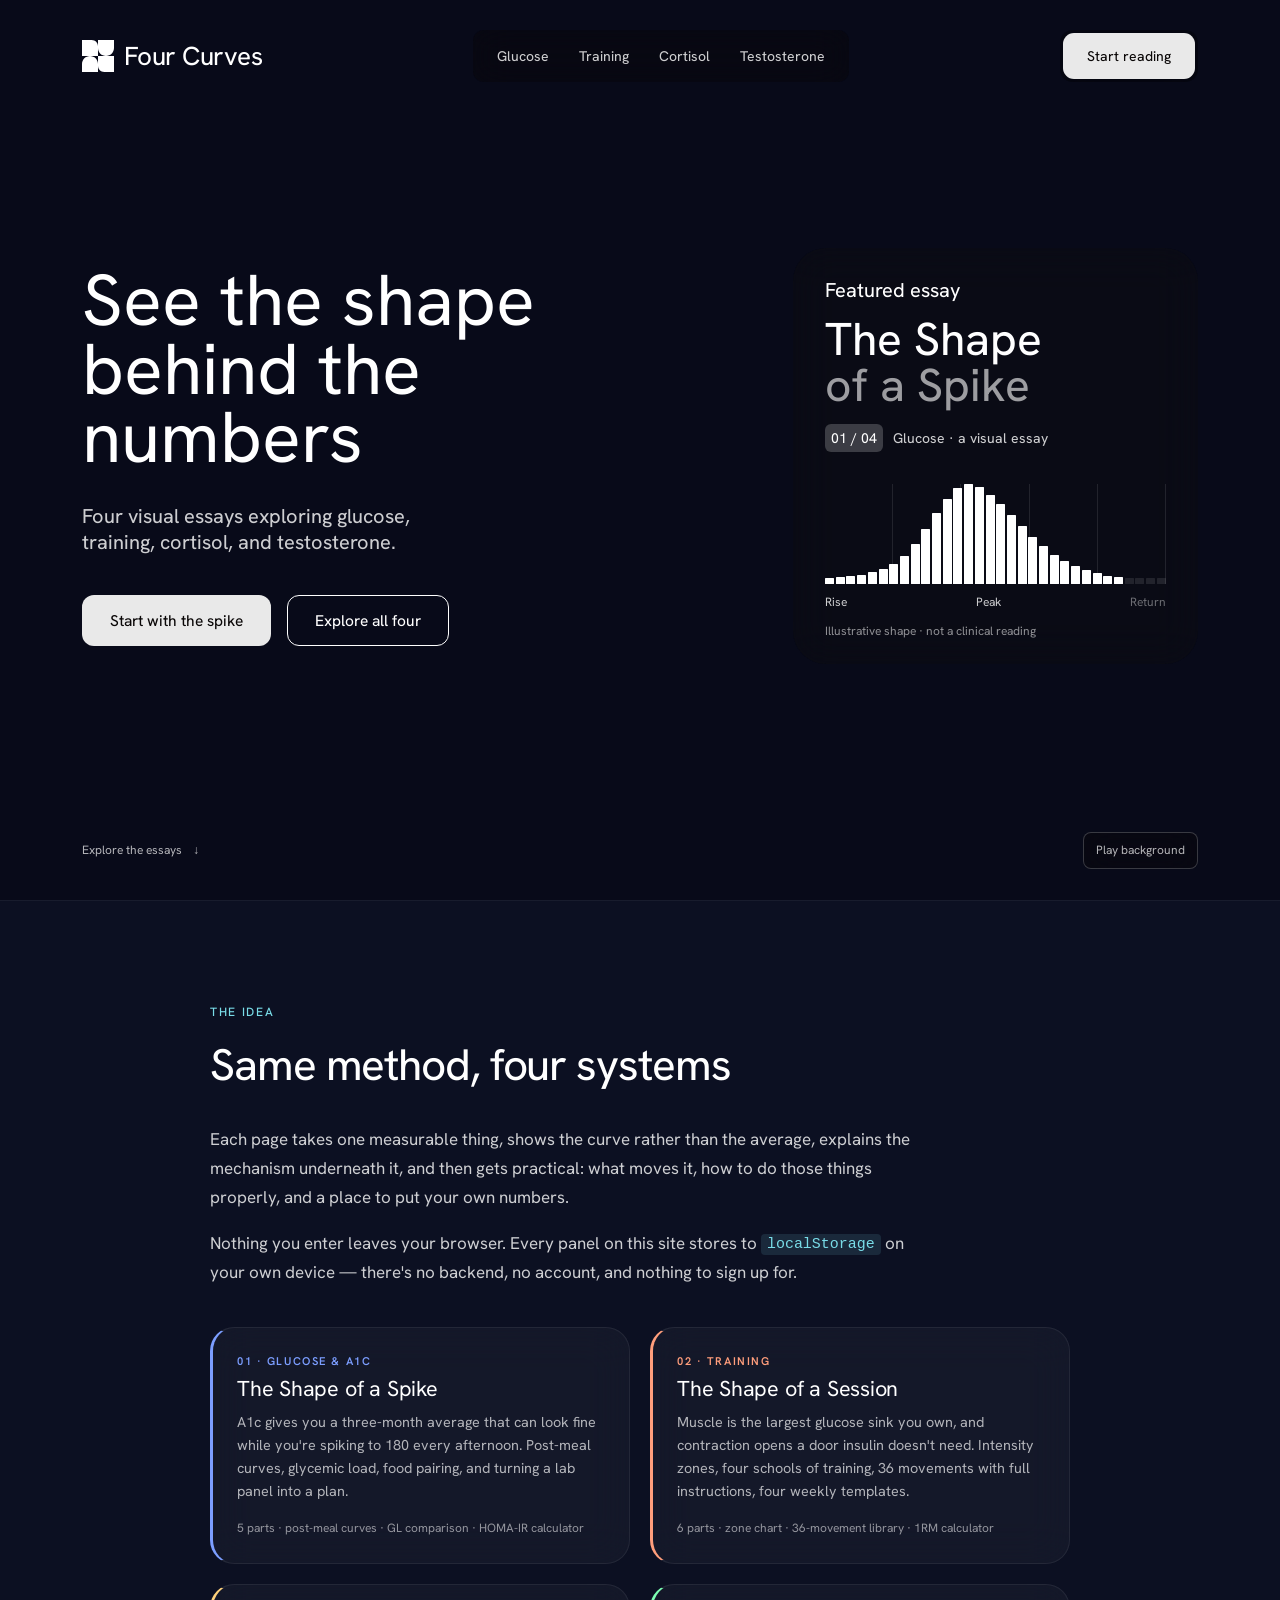
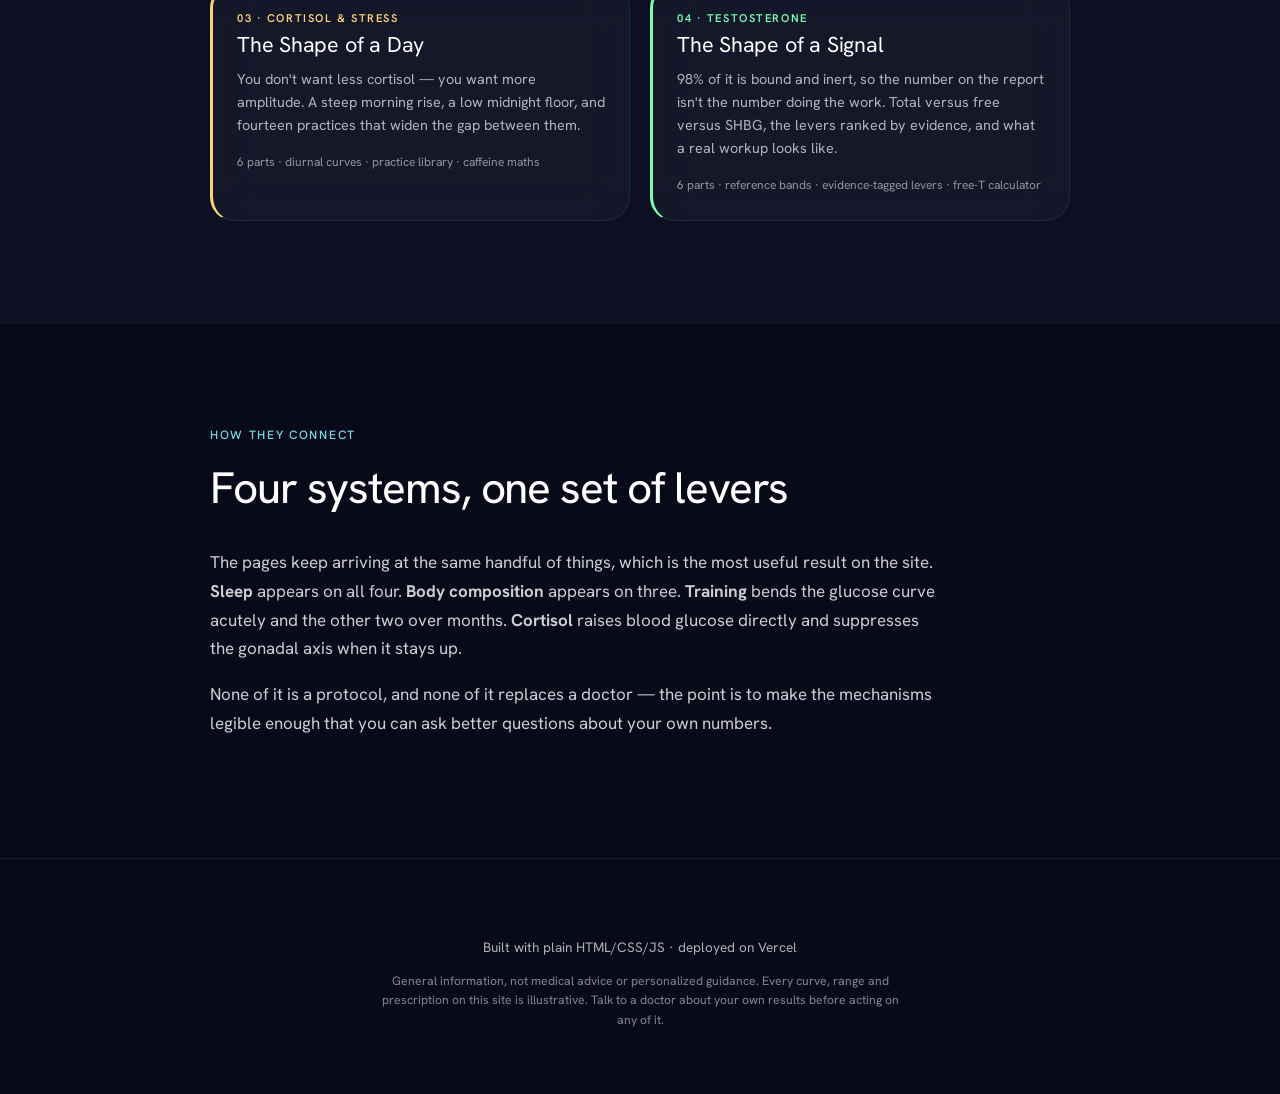
<file: index.html>
<!DOCTYPE html>
<html lang="en">
<head>
  <meta charset="UTF-8" />
  <meta name="viewport" content="width=device-width, initial-scale=1.0" />
  <title>Four Curves</title>
  <meta name="description" content="Four scroll-driven essays on things you can actually measure and change: glucose, training, cortisol, and testosterone." />
  <meta property="og:type" content="website" />
  <meta property="og:site_name" content="Four Curves" />
  <meta property="og:title" content="Four Curves" />
  <meta property="og:description" content="Four scroll-driven essays on things you can actually measure and change: glucose, training, cortisol, and testosterone." />
  <meta name="twitter:card" content="summary_large_image" />
  <meta name="theme-color" content="#080A19" />
  <link rel="preconnect" href="https://fonts.googleapis.com" />
  <link rel="preconnect" href="https://fonts.gstatic.com" crossorigin />
  <link href="https://fonts.googleapis.com/css2?family=Prata&family=Hanken+Grotesk:wght@400;500;600;700&family=Poppins:wght@500;600&display=swap" rel="stylesheet" />
  <link rel="stylesheet" href="style.css" />
  <link rel="stylesheet" href="components.css" />
  <link href="https://db.onlinewebfonts.com/c/13ab13418f633c1b0516fed6e30bedbc?family=Suisse+Int%27l" rel="stylesheet">
  <link rel="stylesheet" href="landing.css" />
</head>
<body class="fc-home">

  <a class="fc-skip" href="#main-content">Skip to content</a>
  <header class="fc-hero">
    <video class="fc-video" autoplay loop muted playsinline aria-hidden="true" tabindex="-1"
      src="https://d8j0ntlcm91z4.cloudfront.net/user_38xzZboKViGWJOttwIXH07lWA1P/hf_20260813_092641_de52eb87-daf2-41db-92cb-7a56eae012a5.mp4"></video>
    <div class="fc-layer">
      <nav class="fc-nav fc-container" aria-label="Main navigation">
        <a class="fc-brand fc-enter fc-down" href="index.html" aria-current="page" aria-label="Four Curves home">
          <svg width="32" height="32" viewBox="0 0 256 256" fill="none" aria-hidden="true"><path fill="currentColor" d="M 256 256 L 178 256 C 150.386 256 128 233.614 128 206 L 128 256 L 0 256 L 0 192 C 0 156.654 28.654 128 64 128 C 99.346 128 128 156.654 128 192 L 128 128 L 256 128 Z M 78 0 C 105.614 0 128 22.386 128 50 L 128 0 L 256 0 L 256 64 C 256 99.346 227.346 128 192 128 C 156.654 128 128 99.346 128 64 L 128 128 L 0 128 L 0 0 Z"/></svg>
          <span>Four Curves</span>
        </a>
        <div class="fc-nav-links fc-enter fc-down" style="--delay:100ms">
          <a href="glucose.html">Glucose</a><a href="training.html">Training</a><a href="cortisol.html">Cortisol</a><a href="testosterone.html">Testosterone</a>
        </div>
        <div class="fc-nav-action fc-enter fc-down" style="--delay:200ms">
          <a class="fc-nav-cta" href="glucose.html">Start reading</a>
        </div>
        <button class="fc-toggle fc-enter fc-down" style="--delay:100ms" type="button" aria-label="Toggle menu" aria-expanded="false" aria-controls="fc-menu" hidden>
          <svg class="fc-menu-icon" viewBox="0 0 24 24" fill="none" stroke="currentColor" stroke-width="2" stroke-linecap="round" aria-hidden="true"><path d="M4 6h16M4 12h16M4 18h16"/></svg>
          <svg class="fc-close-icon" viewBox="0 0 24 24" fill="none" stroke="currentColor" stroke-width="2" stroke-linecap="round" aria-hidden="true"><path d="M18 6 6 18M6 6l12 12"/></svg>
        </button>
      </nav>
      <div class="fc-content">
        <div class="fc-container fc-row">
          <div class="fc-copy">
            <h1 class="fc-enter fc-up" style="--delay:300ms" id="main-content" tabindex="-1">See the shape behind the numbers</h1>
            <p class="fc-subhead fc-enter fc-up" style="--delay:500ms">Four visual essays exploring glucose, training, cortisol, and testosterone.</p>
            <div class="fc-ctas fc-enter fc-up" style="--delay:700ms">
              <a class="fc-button fc-primary" href="glucose.html">Start with the spike</a>
              <a class="fc-button fc-secondary" href="#part-1">Explore all four</a>
            </div>
          </div>
          <a class="fc-card fc-enter fc-scale" style="--delay:900ms" href="glucose.html" aria-label="Read The Shape of a Spike, the glucose essay">
            <p class="fc-card-label">Featured essay</p>
            <p class="fc-card-title">The Shape<br><span>of a Spike</span></p>
            <div class="fc-card-meta"><span class="fc-badge">01 / 04</span><span>Glucose · a visual essay</span></div>
            <div class="fc-chart" aria-hidden="true">
              <div class="fc-bars">
                <span style="--height:6.315789473684211%;--delay:1100ms"></span>
                <span style="--height:7.368421052631578%;--delay:1130ms"></span>
                <span style="--height:8.421052631578947%;--delay:1160ms"></span>
                <span style="--height:9.473684210526317%;--delay:1190ms"></span>
                <span style="--height:11.578947368421053%;--delay:1220ms"></span>
                <span style="--height:14.736842105263156%;--delay:1250ms"></span>
                <span style="--height:20%;--delay:1280ms"></span>
                <span style="--height:28.421052631578945%;--delay:1310ms"></span>
                <span style="--height:40%;--delay:1340ms"></span>
                <span style="--height:54.736842105263165%;--delay:1370ms"></span>
                <span style="--height:70.52631578947368%;--delay:1400ms"></span>
                <span style="--height:85.26315789473684%;--delay:1430ms"></span>
                <span style="--height:95.78947368421052%;--delay:1460ms"></span>
                <span style="--height:100%;--delay:1490ms"></span>
                <span style="--height:96.84210526315789%;--delay:1520ms"></span>
                <span style="--height:89.47368421052632%;--delay:1550ms"></span>
                <span style="--height:80%;--delay:1580ms"></span>
                <span style="--height:69.47368421052632%;--delay:1610ms"></span>
                <span style="--height:57.89473684210527%;--delay:1640ms"></span>
                <span style="--height:47.368421052631575%;--delay:1670ms"></span>
                <span style="--height:37.89473684210527%;--delay:1700ms"></span>
                <span style="--height:29.47368421052631%;--delay:1730ms"></span>
                <span style="--height:23.157894736842106%;--delay:1760ms"></span>
                <span style="--height:17.894736842105264%;--delay:1790ms"></span>
                <span style="--height:13.684210526315791%;--delay:1820ms"></span>
                <span style="--height:10.526315789473683%;--delay:1850ms"></span>
                <span style="--height:8.421052631578947%;--delay:1880ms"></span>
                <span style="--height:7.368421052631578%;--delay:1910ms"></span>
                <span style="--height:6.315789473684211%;--delay:1940ms;--bar:rgba(255,255,255,0.1)"></span>
                <span style="--height:6.315789473684211%;--delay:1970ms;--bar:rgba(255,255,255,0.1)"></span>
                <span style="--height:6.315789473684211%;--delay:2000ms;--bar:rgba(255,255,255,0.1)"></span>
                <span style="--height:6.315789473684211%;--delay:2030ms;--bar:rgba(255,255,255,0.1)"></span>
              </div>
              <div class="fc-gridlines"><i></i><i></i><i></i><i></i><i></i></div>
            </div>
            <div class="fc-axis" aria-hidden="true"><span>Rise</span><span>Peak</span><span>Return</span></div>
            <p class="fc-chart-note">Illustrative shape · not a clinical reading</p>
          </a>
        </div>
      </div>
      <div class="fc-bottom fc-container">
        <a href="#part-1">Explore the essays <span aria-hidden="true">↓</span></a>
        <button class="fc-motion" type="button" hidden>Pause background</button>
      </div>
    </div>
    <div class="fc-overlay" id="fc-menu" aria-hidden="true" inert>
      <div class="fc-backdrop"></div>
      <nav class="fc-panel" aria-label="Mobile navigation">
        <div class="fc-panel-links">
          <a href="glucose.html" style="--link-delay:100ms">Glucose</a>
          <a href="training.html" style="--link-delay:150ms">Training</a>
          <a href="cortisol.html" style="--link-delay:200ms">Cortisol</a>
          <a href="testosterone.html" style="--link-delay:250ms">Testosterone</a>
        </div>
        <div class="fc-divider"></div>
        <a class="fc-button fc-primary" href="glucose.html">Start with the spike</a>
        <a class="fc-button fc-secondary" href="#part-1">Explore all four</a>
      </nav>
    </div>
  </header>

  <main>
  <section class="reveal" id="part-1">
    <div class="section-inner">
      <p class="eyebrow">THE IDEA</p>
      <h2>Same method, four systems</h2>
      <p>
        Each page takes one measurable thing, shows the curve rather than the
        average, explains the mechanism underneath it, and then gets
        practical: what moves it, how to do those things properly, and a
        place to put your own numbers.
      </p>
      <p>
        Nothing you enter leaves your browser. Every panel on this site
        stores to <code>localStorage</code> on your own device — there's no
        backend, no account, and nothing to sign up for.
      </p>

      <div class="essay-grid">
        <a class="essay-card" href="glucose.html" style="--essay: #7c9eff">
          <p class="essay-kicker">01 · Glucose &amp; A1c</p>
          <h3>The Shape of a Spike</h3>
          <p class="essay-blurb">
            A1c gives you a three-month average that can look fine while
            you're spiking to 180 every afternoon. Post-meal curves, glycemic
            load, food pairing, and turning a lab panel into a plan.
          </p>
          <p class="essay-meta">5 parts · post-meal curves · GL comparison · HOMA-IR calculator</p>
        </a>

        <a class="essay-card" href="training.html" style="--essay: #ff9e7c">
          <p class="essay-kicker">02 · Training</p>
          <h3>The Shape of a Session</h3>
          <p class="essay-blurb">
            Muscle is the largest glucose sink you own, and contraction opens
            a door insulin doesn't need. Intensity zones, four schools of
            training, 36 movements with full instructions, four weekly
            templates.
          </p>
          <p class="essay-meta">6 parts · zone chart · 36-movement library · 1RM calculator</p>
        </a>

        <a class="essay-card" href="cortisol.html" style="--essay: #ffd27c">
          <p class="essay-kicker">03 · Cortisol &amp; stress</p>
          <h3>The Shape of a Day</h3>
          <p class="essay-blurb">
            You don't want less cortisol — you want more amplitude. A steep
            morning rise, a low midnight floor, and fourteen practices that
            widen the gap between them.
          </p>
          <p class="essay-meta">6 parts · diurnal curves · practice library · caffeine maths</p>
        </a>

        <a class="essay-card" href="testosterone.html" style="--essay: #7cffb2">
          <p class="essay-kicker">04 · Testosterone</p>
          <h3>The Shape of a Signal</h3>
          <p class="essay-blurb">
            98% of it is bound and inert, so the number on the report isn't
            the number doing the work. Total versus free versus SHBG, the
            levers ranked by evidence, and what a real workup looks like.
          </p>
          <p class="essay-meta">6 parts · reference bands · evidence-tagged levers · free-T calculator</p>
        </a>
      </div>
    </div>
  </section>

  <section class="reveal" id="part-2">
    <div class="section-inner">
      <p class="eyebrow">HOW THEY CONNECT</p>
      <h2>Four systems, one set of levers</h2>
      <p>
        The pages keep arriving at the same handful of things, which is the
        most useful result on the site. <strong>Sleep</strong> appears on all
        four. <strong>Body composition</strong> appears on three.
        <strong>Training</strong> bends the glucose curve acutely and the
        other two over months. <strong>Cortisol</strong> raises blood glucose
        directly and suppresses the gonadal axis when it stays up.
      </p>
      <p>
        None of it is a protocol, and none of it replaces a doctor — the
        point is to make the mechanisms legible enough that you can ask
        better questions about your own numbers.
      </p>
    </div>
  </section>

  </main>

  <footer>
    <p>Built with plain HTML/CSS/JS · deployed on Vercel</p>
    <p class="disclaimer">
      General information, not medical advice or personalized guidance. Every
      curve, range and prescription on this site is illustrative. Talk to a
      doctor about your own results before acting on any of it.
    </p>
  </footer>

  <script src="js/landing.js" defer></script>
</body>
</html>
</file>
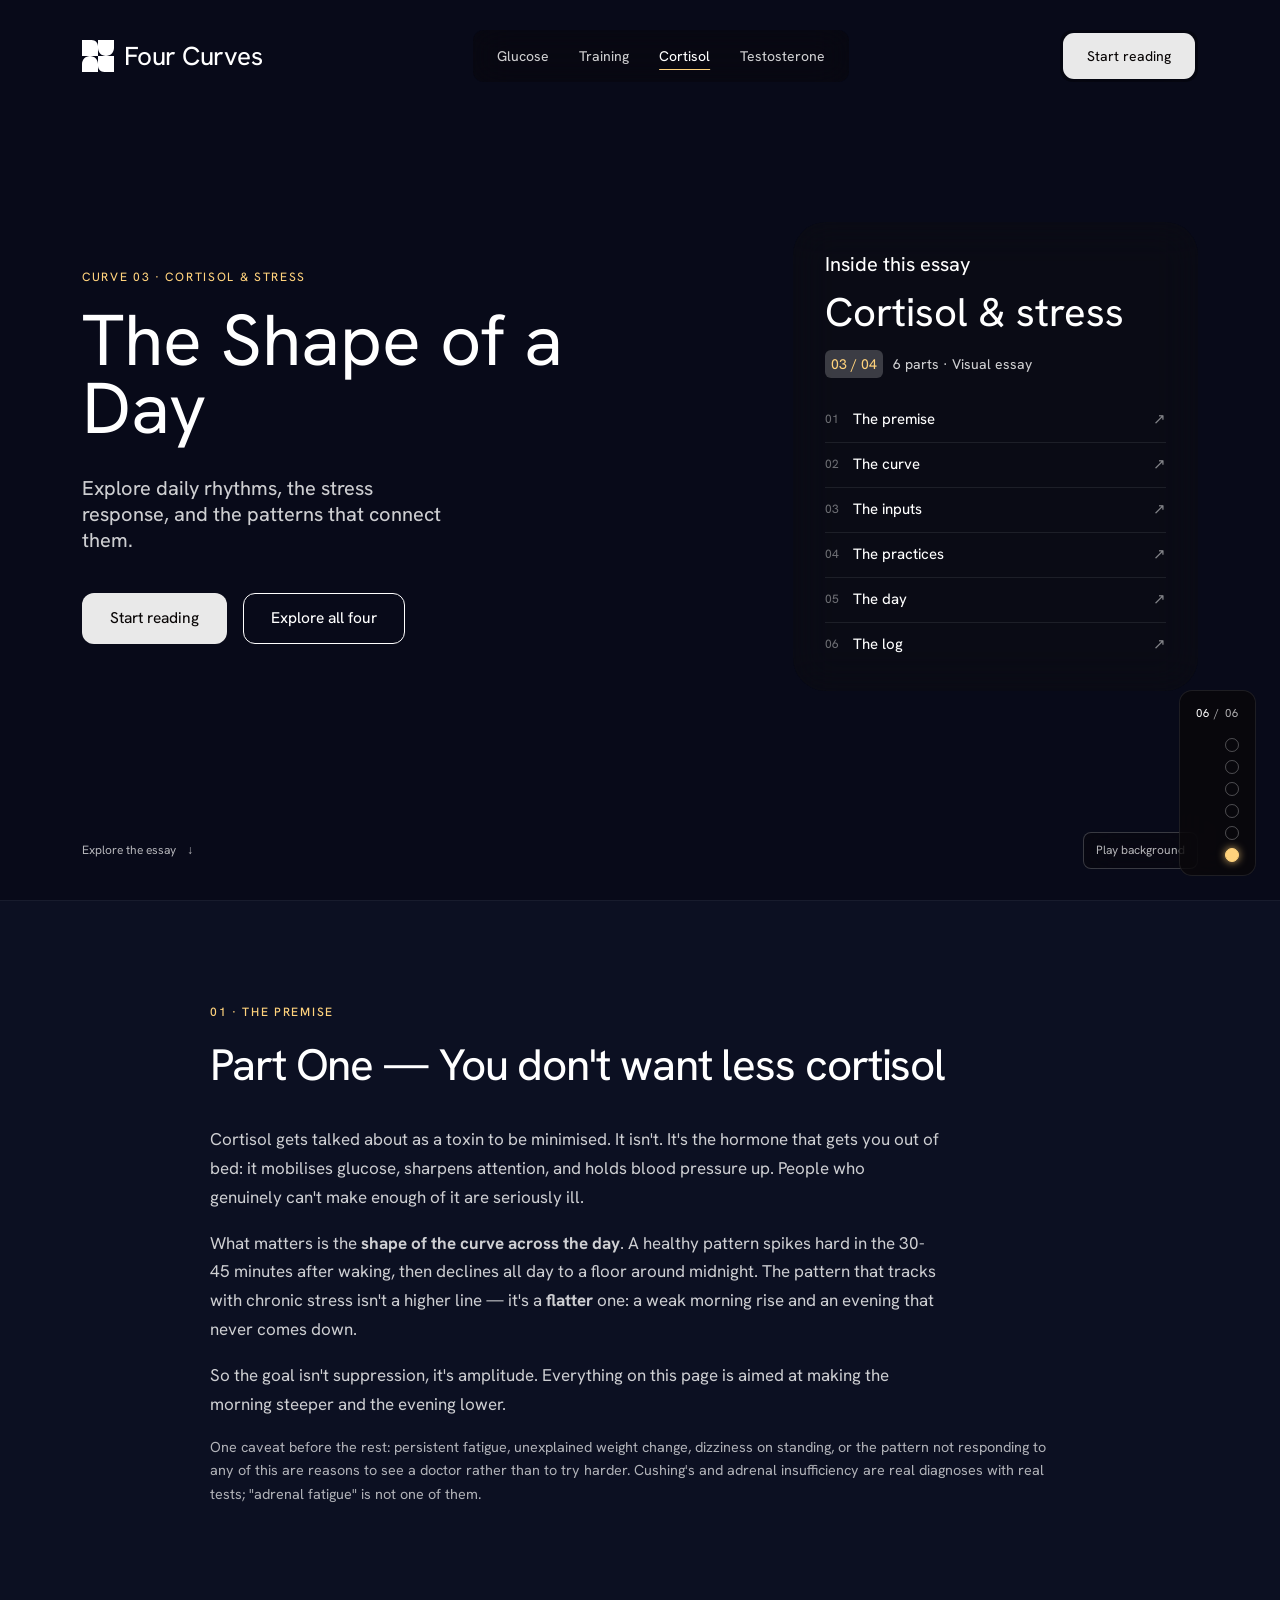
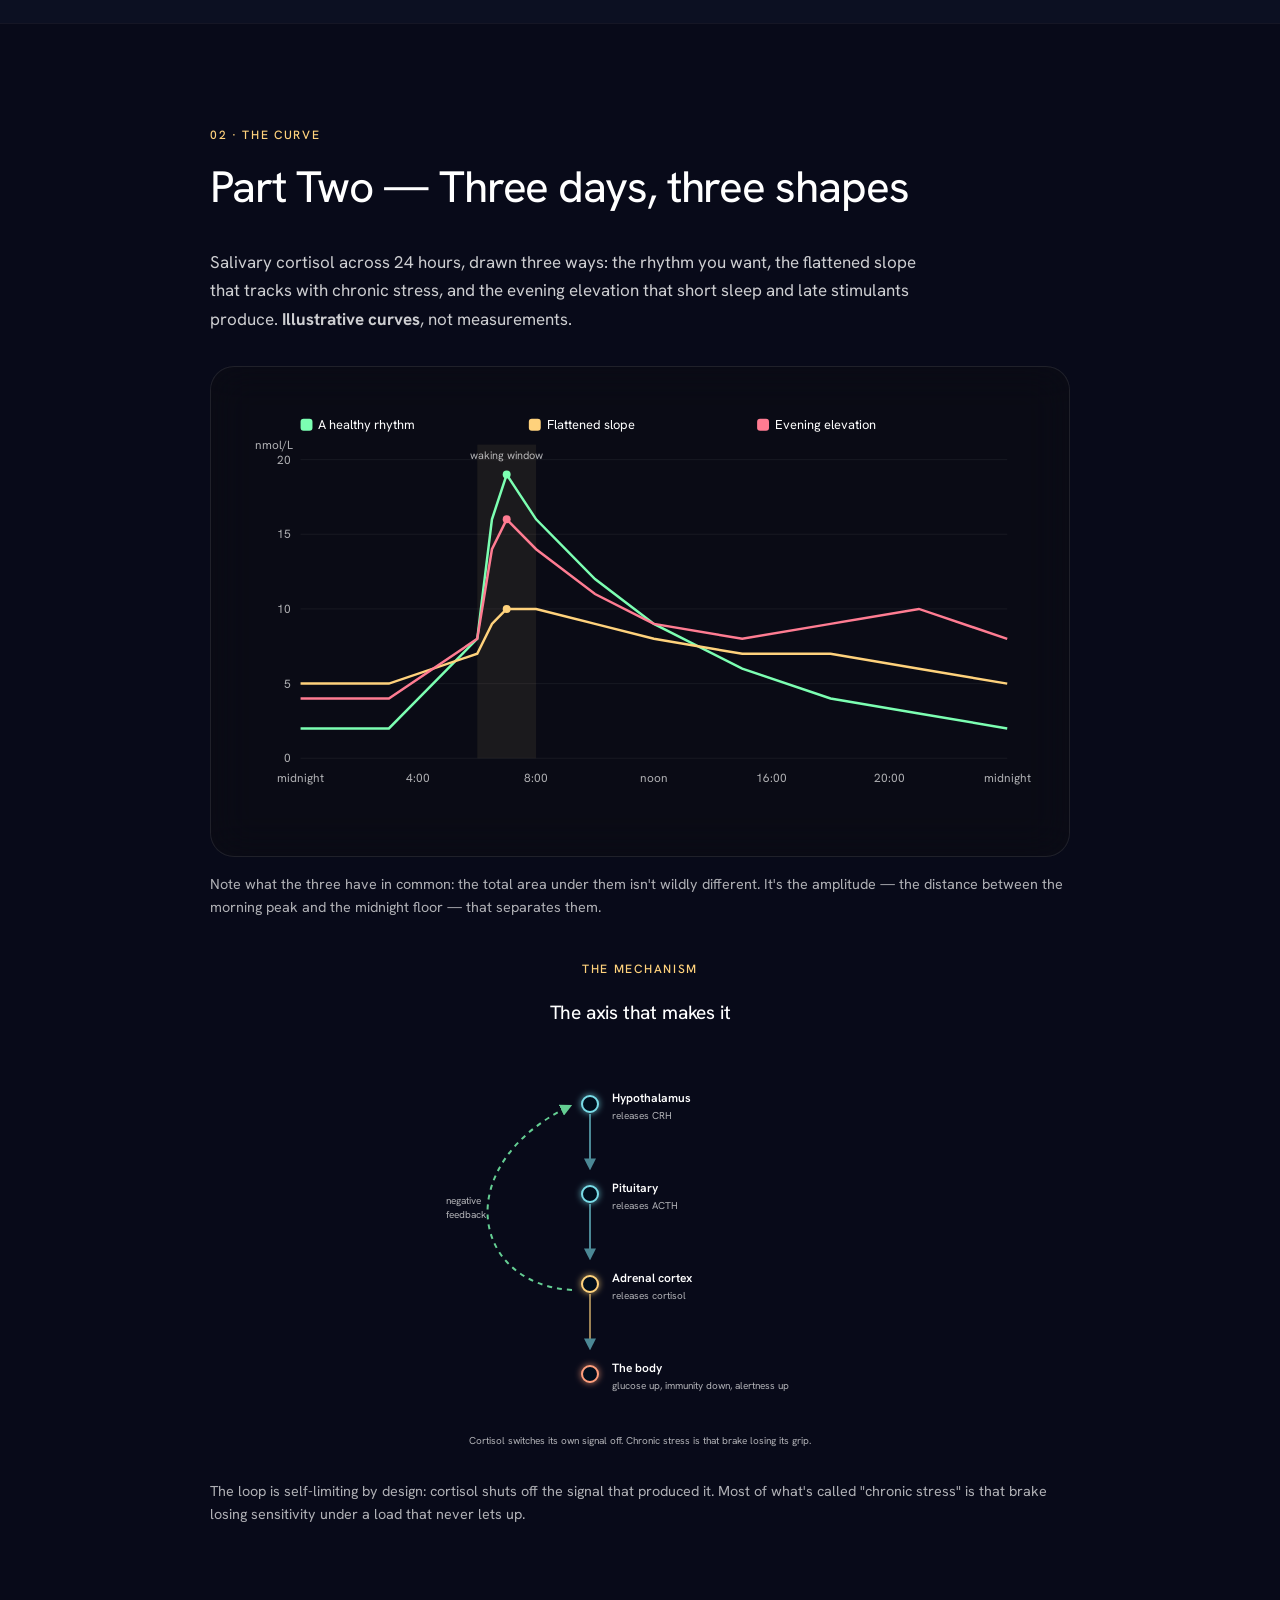
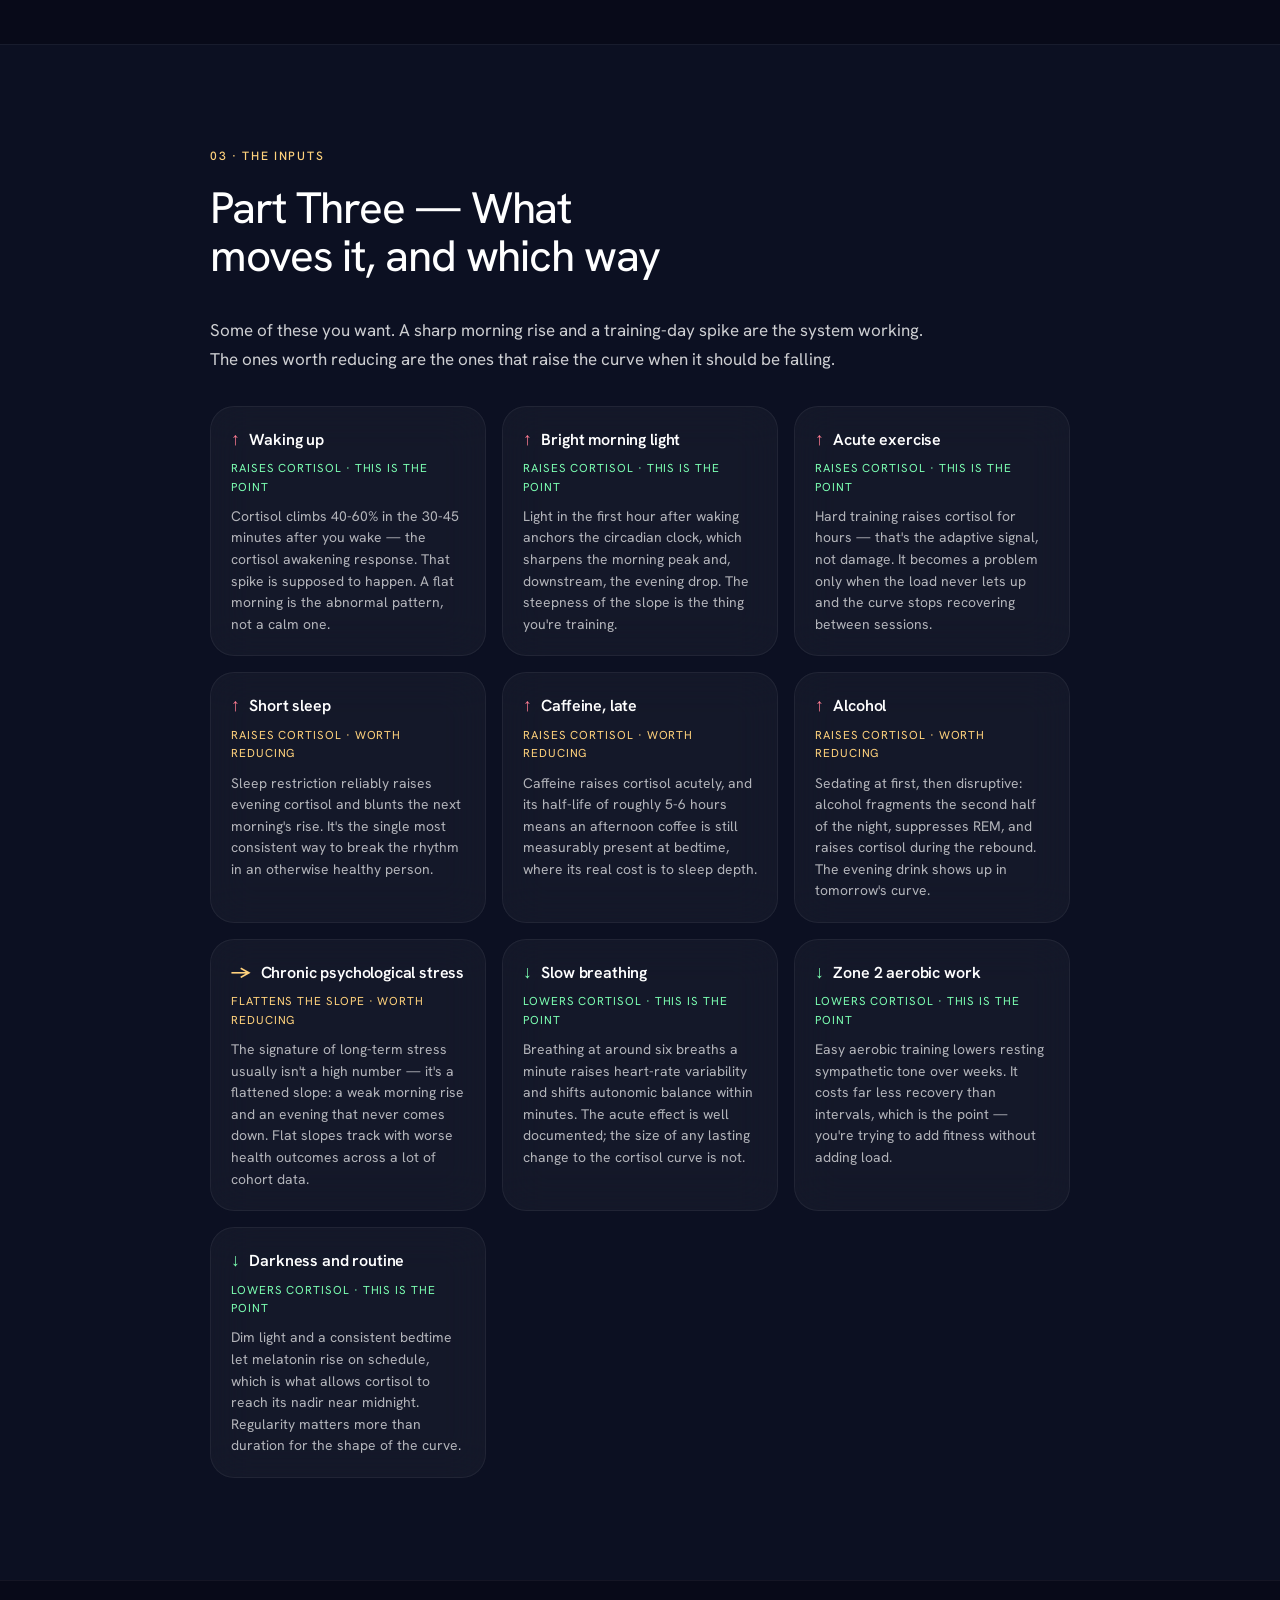
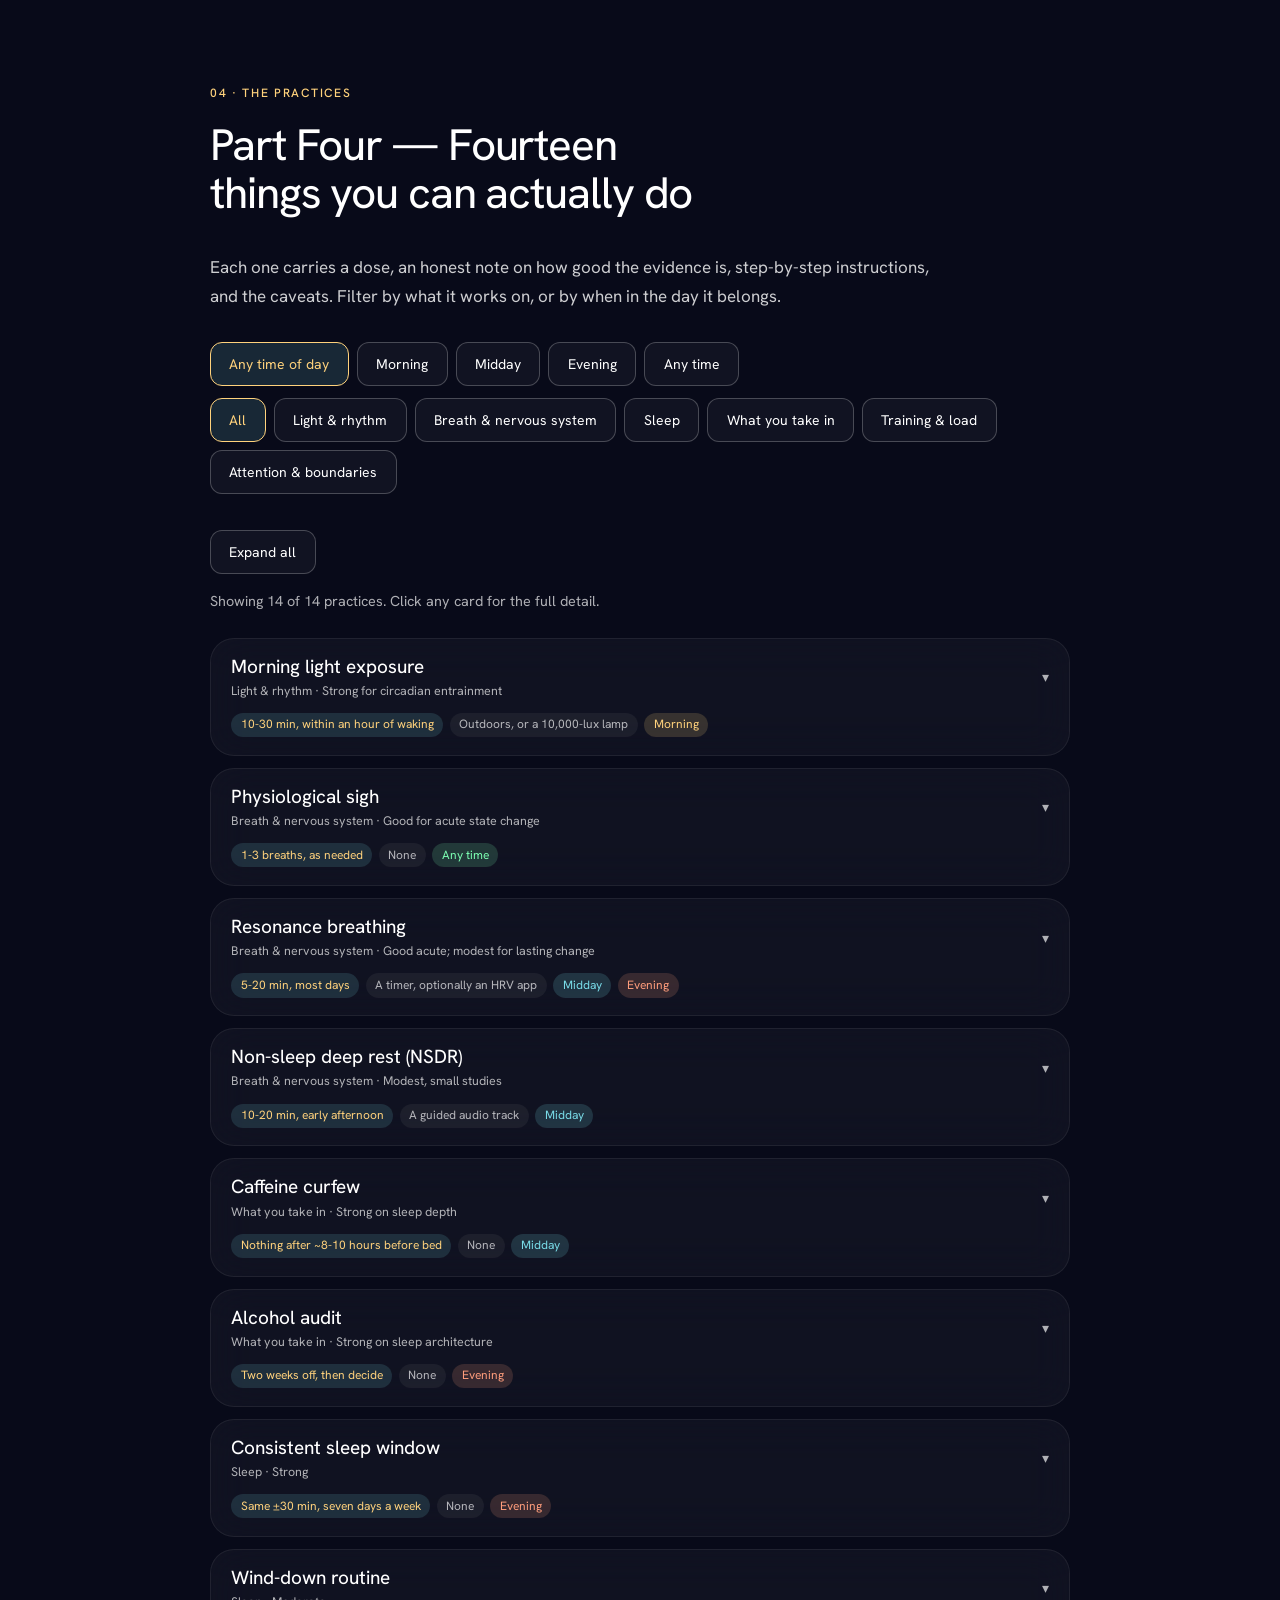
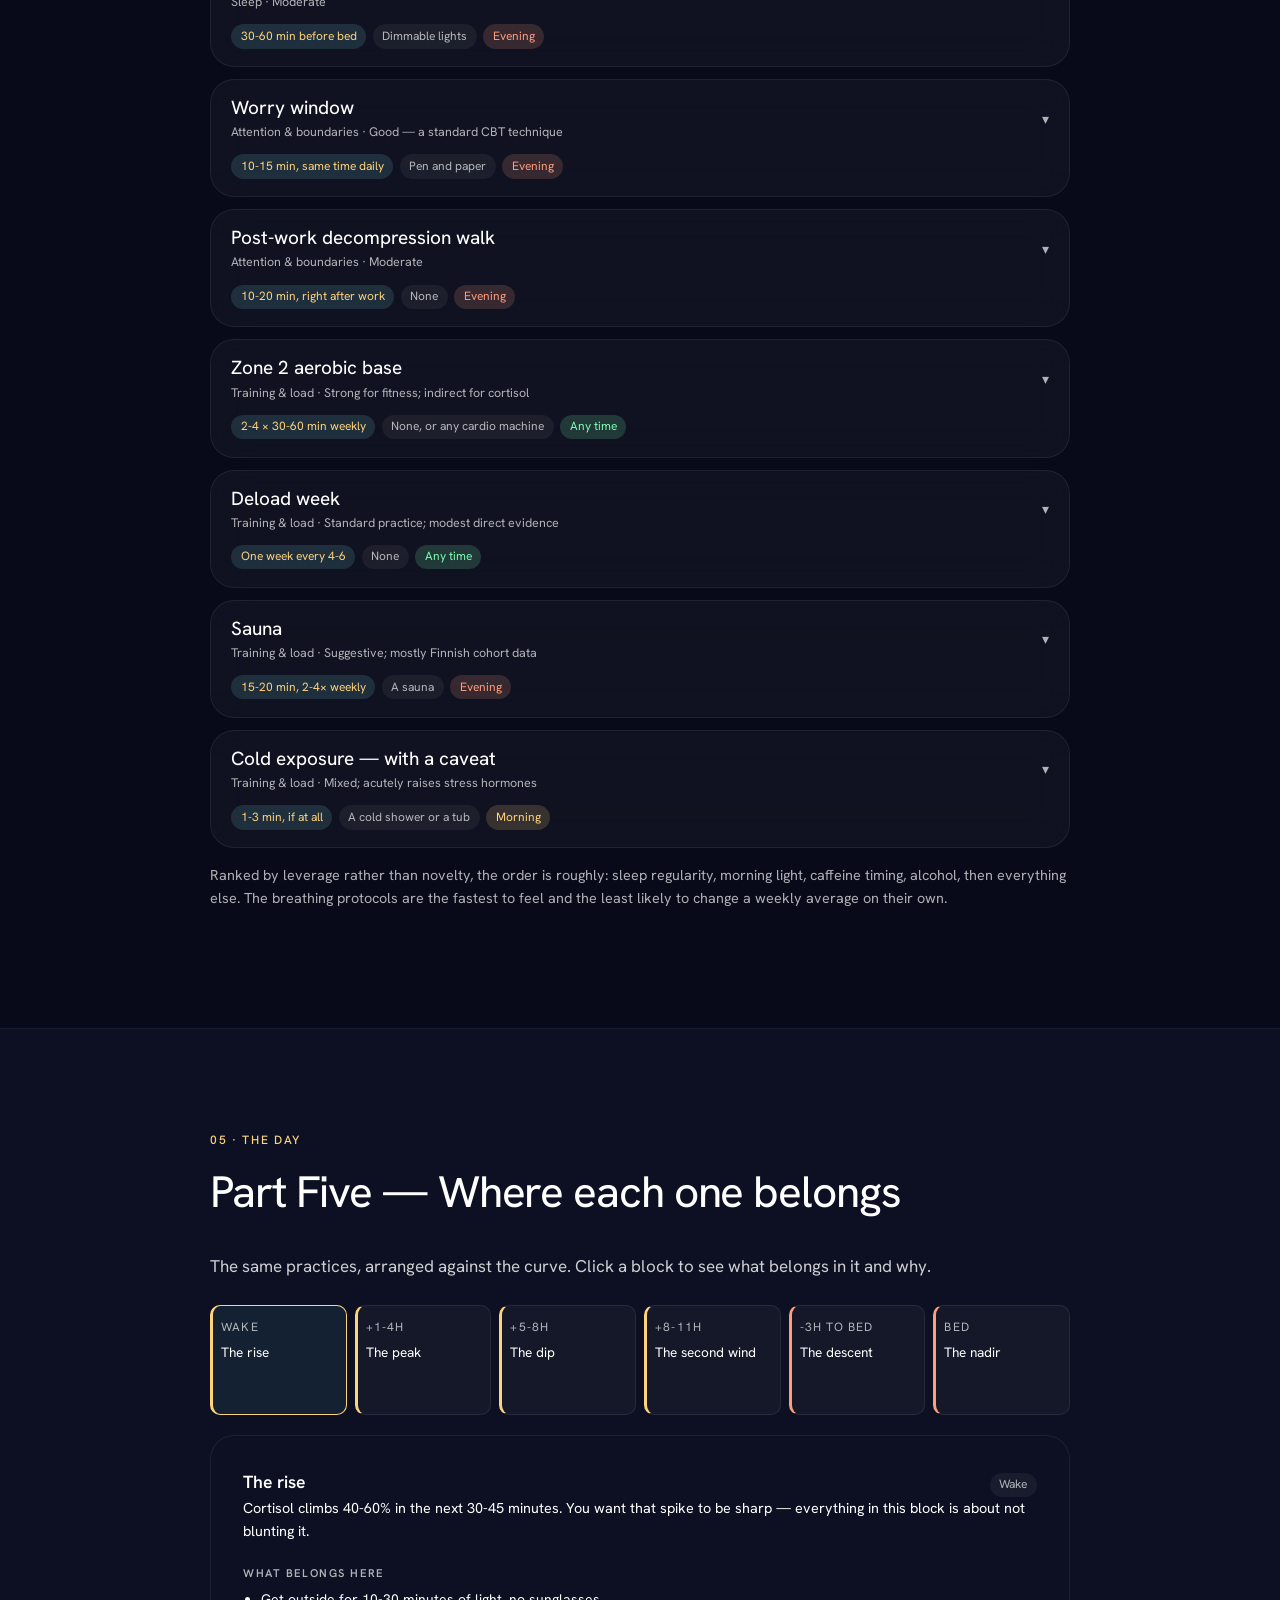
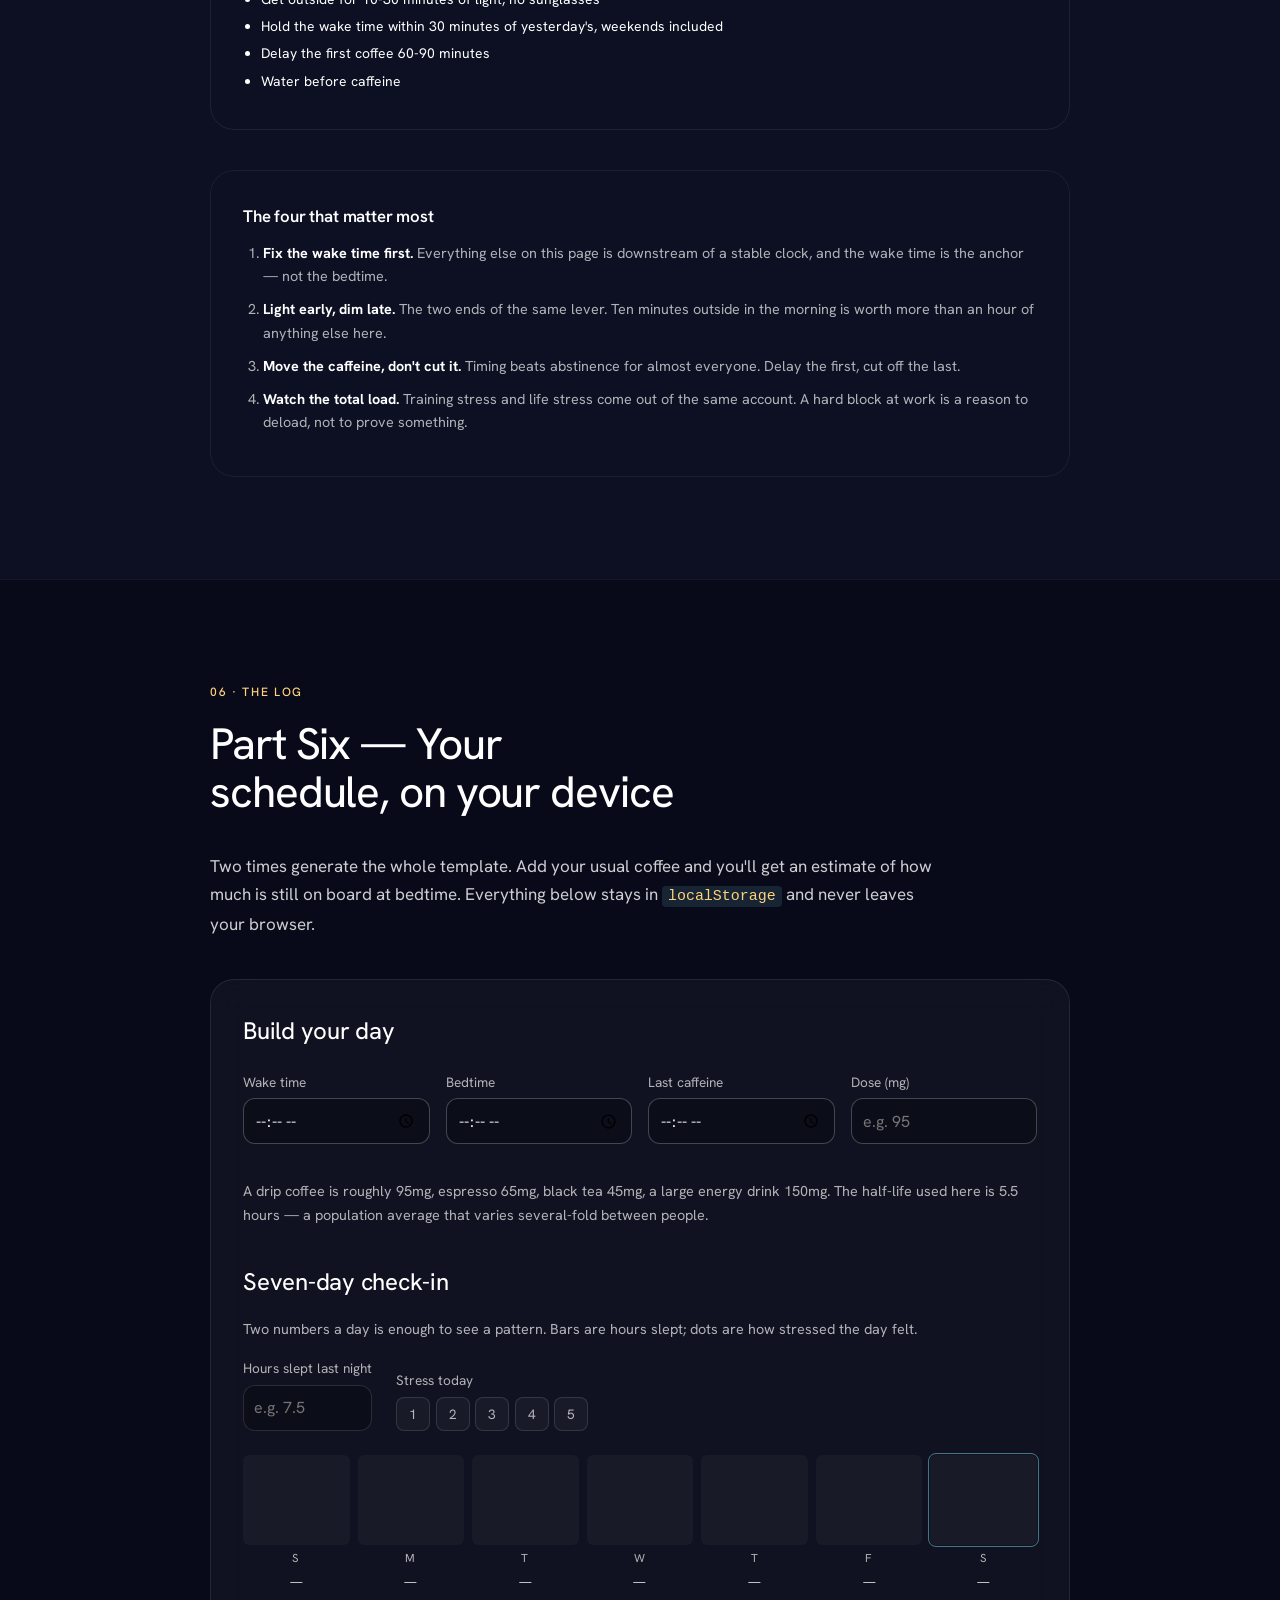
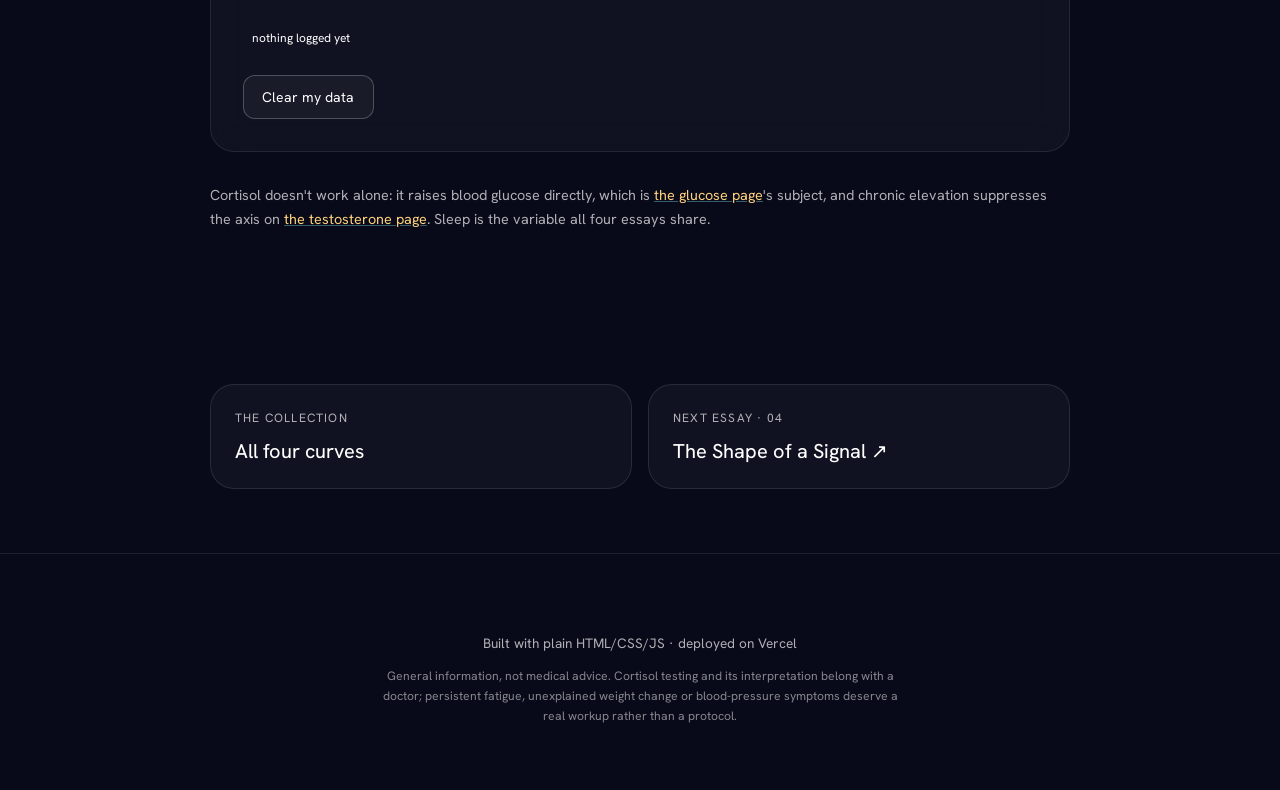
<file: cortisol.html>
<!DOCTYPE html>
<html lang="en">
<head>
  <meta charset="UTF-8" />
  <meta name="viewport" content="width=device-width, initial-scale=1.0" />
  <title>The Shape of a Day</title>
  <meta name="description" content="A scroll-driven look at cortisol: the diurnal rhythm, what flattens it, a library of practices with instructions, a daily template, and a local-only log." />
  <meta property="og:type" content="website" />
  <meta property="og:site_name" content="Four Curves" />
  <meta property="og:title" content="The Shape of a Day" />
  <meta property="og:description" content="You don't want less cortisol — you want more amplitude. The diurnal rhythm, what flattens it, and fourteen practices that widen it." />
  <meta name="twitter:card" content="summary_large_image" />
  <meta name="theme-color" content="#080A19" />
  <link rel="preconnect" href="https://fonts.googleapis.com" />
  <link rel="preconnect" href="https://fonts.gstatic.com" crossorigin />
  <link href="https://fonts.googleapis.com/css2?family=Prata&family=Hanken+Grotesk:wght@400;500;600;700&family=Poppins:wght@500;600&display=swap" rel="stylesheet" />
  <link rel="stylesheet" href="style.css" />
  <link rel="stylesheet" href="components.css" />
  <link href="https://db.onlinewebfonts.com/c/13ab13418f633c1b0516fed6e30bedbc?family=Suisse+Int%27l" rel="stylesheet">
  <link rel="stylesheet" href="landing.css" />
</head>
<body class="fc-essay" data-essay="cortisol">

  <a class="fc-skip" href="#main-content">Skip to content</a>
  <header class="fc-hero">
    <video class="fc-video" autoplay loop muted playsinline aria-hidden="true" tabindex="-1"
      src="https://d8j0ntlcm91z4.cloudfront.net/user_38xzZboKViGWJOttwIXH07lWA1P/hf_20260813_092641_de52eb87-daf2-41db-92cb-7a56eae012a5.mp4"></video>
    <div class="fc-layer">
      <nav class="fc-nav fc-container" aria-label="Main navigation">
        <a class="fc-brand fc-enter fc-down" href="index.html" aria-label="Four Curves home">
          <svg width="32" height="32" viewBox="0 0 256 256" fill="none" aria-hidden="true"><path fill="currentColor" d="M 256 256 L 178 256 C 150.386 256 128 233.614 128 206 L 128 256 L 0 256 L 0 192 C 0 156.654 28.654 128 64 128 C 99.346 128 128 156.654 128 192 L 128 128 L 256 128 Z M 78 0 C 105.614 0 128 22.386 128 50 L 128 0 L 256 0 L 256 64 C 256 99.346 227.346 128 192 128 C 156.654 128 128 99.346 128 64 L 128 128 L 0 128 L 0 0 Z"/></svg>
          <span>Four Curves</span>
        </a>
        <div class="fc-nav-links fc-enter fc-down" style="--delay:100ms">
          <a href="glucose.html">Glucose</a><a href="training.html">Training</a><a href="cortisol.html" aria-current="page">Cortisol</a><a href="testosterone.html">Testosterone</a>
        </div>
        <div class="fc-nav-action fc-enter fc-down" style="--delay:200ms">
          <a class="fc-nav-cta" href="#part-1">Start reading</a>
        </div>
        <button class="fc-toggle fc-enter fc-down" style="--delay:100ms" type="button" aria-label="Toggle menu" aria-expanded="false" aria-controls="fc-menu" hidden>
          <svg class="fc-menu-icon" viewBox="0 0 24 24" fill="none" stroke="currentColor" stroke-width="2" stroke-linecap="round" aria-hidden="true"><path d="M4 6h16M4 12h16M4 18h16"/></svg>
          <svg class="fc-close-icon" viewBox="0 0 24 24" fill="none" stroke="currentColor" stroke-width="2" stroke-linecap="round" aria-hidden="true"><path d="M18 6 6 18M6 6l12 12"/></svg>
        </button>
      </nav>
      <div class="fc-content">
        <div class="fc-container fc-row">
          <div class="fc-copy">
            <p class="fc-essay-kicker fc-enter fc-up" style="--delay:200ms">CURVE 03 · Cortisol &amp; stress</p>
            <h1 class="fc-enter fc-up" style="--delay:300ms" id="main-content" tabindex="-1">The Shape of a Day</h1>
            <p class="fc-subhead fc-enter fc-up" style="--delay:500ms">Explore daily rhythms, the stress response, and the patterns that connect them.</p>
            <div class="fc-ctas fc-enter fc-up" style="--delay:700ms">
              <a class="fc-button fc-primary" href="#part-1">Start reading</a>
              <a class="fc-button fc-secondary" href="index.html#part-1">Explore all four</a>
            </div>
          </div>
          <nav class="fc-card fc-contents fc-enter fc-scale" style="--delay:900ms" aria-label="Essay contents">
            <p class="fc-card-label">Inside this essay</p>
            <p class="fc-card-title">Cortisol &amp; stress</p>
            <div class="fc-card-meta"><span class="fc-badge">03 / 04</span><span>6 parts · Visual essay</span></div>
            <ol class="fc-contents-list">
              <li><a href="#part-1"><span class="fc-part-number">01</span><span>The premise</span><span class="fc-part-arrow" aria-hidden="true">↗</span></a></li>
              <li><a href="#part-2"><span class="fc-part-number">02</span><span>The curve</span><span class="fc-part-arrow" aria-hidden="true">↗</span></a></li>
              <li><a href="#part-3"><span class="fc-part-number">03</span><span>The inputs</span><span class="fc-part-arrow" aria-hidden="true">↗</span></a></li>
              <li><a href="#part-4"><span class="fc-part-number">04</span><span>The practices</span><span class="fc-part-arrow" aria-hidden="true">↗</span></a></li>
              <li><a href="#part-5"><span class="fc-part-number">05</span><span>The day</span><span class="fc-part-arrow" aria-hidden="true">↗</span></a></li>
              <li><a href="#part-6"><span class="fc-part-number">06</span><span>The log</span><span class="fc-part-arrow" aria-hidden="true">↗</span></a></li>
            </ol>
          </nav>
        </div>
      </div>
      <div class="fc-bottom fc-container">
        <a href="#part-1">Explore the essay <span aria-hidden="true">↓</span></a>
        <button class="fc-motion" type="button" hidden>Pause background</button>
      </div>
    </div>
    <div class="fc-overlay" id="fc-menu" aria-hidden="true" inert>
      <div class="fc-backdrop"></div>
      <nav class="fc-panel" aria-label="Mobile navigation">
        <div class="fc-panel-links">
          <a href="glucose.html" style="--link-delay:100ms">Glucose</a>
          <a href="training.html" style="--link-delay:150ms">Training</a>
          <a href="cortisol.html" aria-current="page" style="--link-delay:200ms">Cortisol</a>
          <a href="testosterone.html" style="--link-delay:250ms">Testosterone</a>
        </div>
        <div class="fc-divider"></div>
        <a class="fc-button fc-primary" href="#part-1">Start reading</a>
        <a class="fc-button fc-secondary" href="index.html#part-1">Explore all four</a>
      </nav>
    </div>
  </header>

  <main>

  <!-- 01 -->
  <section class="reveal" id="part-1">
    <div class="section-inner">
      <p class="eyebrow">01 · THE PREMISE</p>
      <h2>Part One — You don't want less cortisol</h2>
      <p>
        Cortisol gets talked about as a toxin to be minimised. It isn't. It's
        the hormone that gets you out of bed: it mobilises glucose, sharpens
        attention, and holds blood pressure up. People who genuinely can't
        make enough of it are seriously ill.
      </p>
      <p>
        What matters is the <strong>shape of the curve across the day</strong>.
        A healthy pattern spikes hard in the 30-45 minutes after waking, then
        declines all day to a floor around midnight. The pattern that tracks
        with chronic stress isn't a higher line — it's a <strong>flatter</strong>
        one: a weak morning rise and an evening that never comes down.
      </p>
      <p>
        So the goal isn't suppression, it's amplitude. Everything on this page
        is aimed at making the morning steeper and the evening lower.
      </p>
      <p class="caption">
        One caveat before the rest: persistent fatigue, unexplained weight
        change, dizziness on standing, or the pattern not responding to any of
        this are reasons to see a doctor rather than to try harder. Cushing's
        and adrenal insufficiency are real diagnoses with real tests; "adrenal
        fatigue" is not one of them.
      </p>
    </div>
  </section>

  <!-- 02 -->
  <section class="reveal" id="part-2">
    <div class="section-inner">
      <p class="eyebrow">02 · THE CURVE</p>
      <h2>Part Two — Three days, three shapes</h2>
      <p>
        Salivary cortisol across 24 hours, drawn three ways: the rhythm you
        want, the flattened slope that tracks with chronic stress, and the
        evening elevation that short sleep and late stimulants produce.
        <strong>Illustrative curves</strong>, not measurements.
      </p>
      <div class="chart-wrap">
        <svg id="rhythm-chart" viewBox="0 0 800 420" preserveAspectRatio="xMidYMid meet"></svg>
      </div>
      <p class="caption">
        Note what the three have in common: the total area under them isn't
        wildly different. It's the amplitude — the distance between the
        morning peak and the midnight floor — that separates them.
      </p>

      <div class="diagram-block">
        <p class="eyebrow">THE MECHANISM</p>
        <h3>The axis that makes it</h3>
        <svg id="hpa-diagram" viewBox="0 0 520 420" preserveAspectRatio="xMidYMid meet"></svg>
      </div>
      <p class="caption">
        The loop is self-limiting by design: cortisol shuts off the signal
        that produced it. Most of what's called "chronic stress" is that
        brake losing sensitivity under a load that never lets up.
      </p>
    </div>
  </section>

  <!-- 03 -->
  <section class="reveal" id="part-3">
    <div class="section-inner">
      <p class="eyebrow">03 · THE INPUTS</p>
      <h2>Part Three — What moves it, and which way</h2>
      <p>
        Some of these you want. A sharp morning rise and a training-day spike
        are the system working. The ones worth reducing are the ones that
        raise the curve when it should be falling.
      </p>
      <div id="inputs-grid" class="inputs-grid"></div>
    </div>
  </section>

  <!-- 04 -->
  <section class="reveal" id="part-4">
    <div class="section-inner">
      <p class="eyebrow">04 · THE PRACTICES</p>
      <h2>Part Four — Fourteen things you can actually do</h2>
      <p>
        Each one carries a dose, an honest note on how good the evidence is,
        step-by-step instructions, and the caveats. Filter by what it works
        on, or by when in the day it belongs.
      </p>

      <div class="library-controls">
        <div id="practice-windows" class="filter-row" role="group" aria-label="Filter by time of day"></div>
        <div id="practice-categories" class="filter-row" role="group" aria-label="Filter by category"></div>
        <div class="filter-row">
          <button id="practice-expand" class="toggle-btn" type="button">Expand all</button>
        </div>
        <p id="practice-count" class="caption"></p>
      </div>

      <div id="practice-library" class="exercise-library"></div>

      <p class="caption">
        Ranked by leverage rather than novelty, the order is roughly: sleep
        regularity, morning light, caffeine timing, alcohol, then everything
        else. The breathing protocols are the fastest to feel and the least
        likely to change a weekly average on their own.
      </p>
    </div>
  </section>

  <!-- 05 -->
  <section class="reveal" id="part-5">
    <div class="section-inner">
      <p class="eyebrow">05 · THE DAY</p>
      <h2>Part Five — Where each one belongs</h2>
      <p>
        The same practices, arranged against the curve. Click a block to see
        what belongs in it and why.
      </p>

      <div id="day-timeline" class="week-plan day-timeline"></div>
      <div id="day-detail" class="day-detail"></div>

      <div class="rules-block">
        <h3>The four that matter most</h3>
        <ol class="rules-list">
          <li><strong>Fix the wake time first.</strong> Everything else on this page is downstream of a stable clock, and the wake time is the anchor — not the bedtime.</li>
          <li><strong>Light early, dim late.</strong> The two ends of the same lever. Ten minutes outside in the morning is worth more than an hour of anything else here.</li>
          <li><strong>Move the caffeine, don't cut it.</strong> Timing beats abstinence for almost everyone. Delay the first, cut off the last.</li>
          <li><strong>Watch the total load.</strong> Training stress and life stress come out of the same account. A hard block at work is a reason to deload, not to prove something.</li>
        </ol>
      </div>
    </div>
  </section>

  <!-- 06 -->
  <section class="reveal" id="part-6">
    <div class="section-inner">
      <p class="eyebrow">06 · THE LOG</p>
      <h2>Part Six — Your schedule, on your device</h2>
      <p>
        Two times generate the whole template. Add your usual coffee and
        you'll get an estimate of how much is still on board at bedtime.
        Everything below stays in <code>localStorage</code> and never leaves
        your browser.
      </p>

      <div class="you-panel">
        <h3>Build your day</h3>
        <form id="day-form" class="labs-form">
          <label>
            <span>Wake time</span>
            <input type="time" id="input-wake" />
          </label>
          <label>
            <span>Bedtime</span>
            <input type="time" id="input-bed" />
          </label>
          <label>
            <span>Last caffeine</span>
            <input type="time" id="input-caffeine" />
          </label>
          <label>
            <span>Dose (mg)</span>
            <input type="number" step="10" min="0" id="input-dose" placeholder="e.g. 95" />
          </label>
        </form>
        <div id="caffeine-result" class="homa-result"></div>
        <div id="schedule-result" class="percent-table"></div>
        <p class="caption">
          A drip coffee is roughly 95mg, espresso 65mg, black tea 45mg, a
          large energy drink 150mg. The half-life used here is 5.5 hours —
          a population average that varies several-fold between people.
        </p>

        <h3 class="panel-heading">Seven-day check-in</h3>
        <p class="caption">
          Two numbers a day is enough to see a pattern. Bars are hours slept;
          dots are how stressed the day felt.
        </p>

        <div class="checkin-inputs">
          <label class="labs-inline">
            <span>Hours slept last night</span>
            <input type="number" step="0.5" min="0" max="14" id="input-sleep" placeholder="e.g. 7.5" />
          </label>
          <div class="labs-inline">
            <span>Stress today</span>
            <div id="stress-picker" class="stress-picker">
              <button type="button" data-stress="1">1</button>
              <button type="button" data-stress="2">2</button>
              <button type="button" data-stress="3">3</button>
              <button type="button" data-stress="4">4</button>
              <button type="button" data-stress="5">5</button>
            </div>
          </div>
        </div>

        <div id="checkin-grid" class="checkin-grid"></div>
        <div id="checkin-summary" class="session-summary"></div>

        <button id="clear-day-data" class="toggle-btn" type="button">Clear my data</button>
      </div>

      <p class="caption" style="margin-top: 2rem;">
        Cortisol doesn't work alone: it raises blood glucose directly, which
        is <a href="glucose.html">the glucose page</a>'s subject, and chronic
        elevation suppresses the axis on
        <a href="testosterone.html">the testosterone page</a>. Sleep is the
        variable all four essays share.
      </p>
    </div>
  </section>

  </main>

  <nav class="fc-essay-pagination" aria-label="Continue exploring">
    <a href="index.html"><span>THE COLLECTION</span><strong>All four curves</strong></a>
    <a href="testosterone.html"><span>NEXT ESSAY · 04</span><strong>The Shape of a Signal <span aria-hidden="true">↗</span></strong></a>
  </nav>

  <footer>
    <p>Built with plain HTML/CSS/JS · deployed on Vercel</p>
    <p class="disclaimer">
      General information, not medical advice. Cortisol testing and its
      interpretation belong with a doctor; persistent fatigue, unexplained
      weight change or blood-pressure symptoms deserve a real workup rather
      than a protocol.
    </p>
  </footer>

  <nav class="chapter-nav" id="chapter-nav" aria-label="Section navigator">
    <div class="chapter-count">
      <span id="chapter-current">01</span><span class="chapter-total"> / 06</span>
    </div>
    <div class="chapter-dots">
      <button class="chapter-dot" data-target="part-1" aria-label="Jump to Part One"></button>
      <button class="chapter-dot" data-target="part-2" aria-label="Jump to Part Two"></button>
      <button class="chapter-dot" data-target="part-3" aria-label="Jump to Part Three"></button>
      <button class="chapter-dot" data-target="part-4" aria-label="Jump to Part Four"></button>
      <button class="chapter-dot" data-target="part-5" aria-label="Jump to Part Five"></button>
      <button class="chapter-dot" data-target="part-6" aria-label="Jump to Part Six"></button>
    </div>
  </nav>

  <script src="js/landing.js" defer></script>
  <script type="module" src="js/cortisol/main.js"></script>
</body>
</html>
</file>
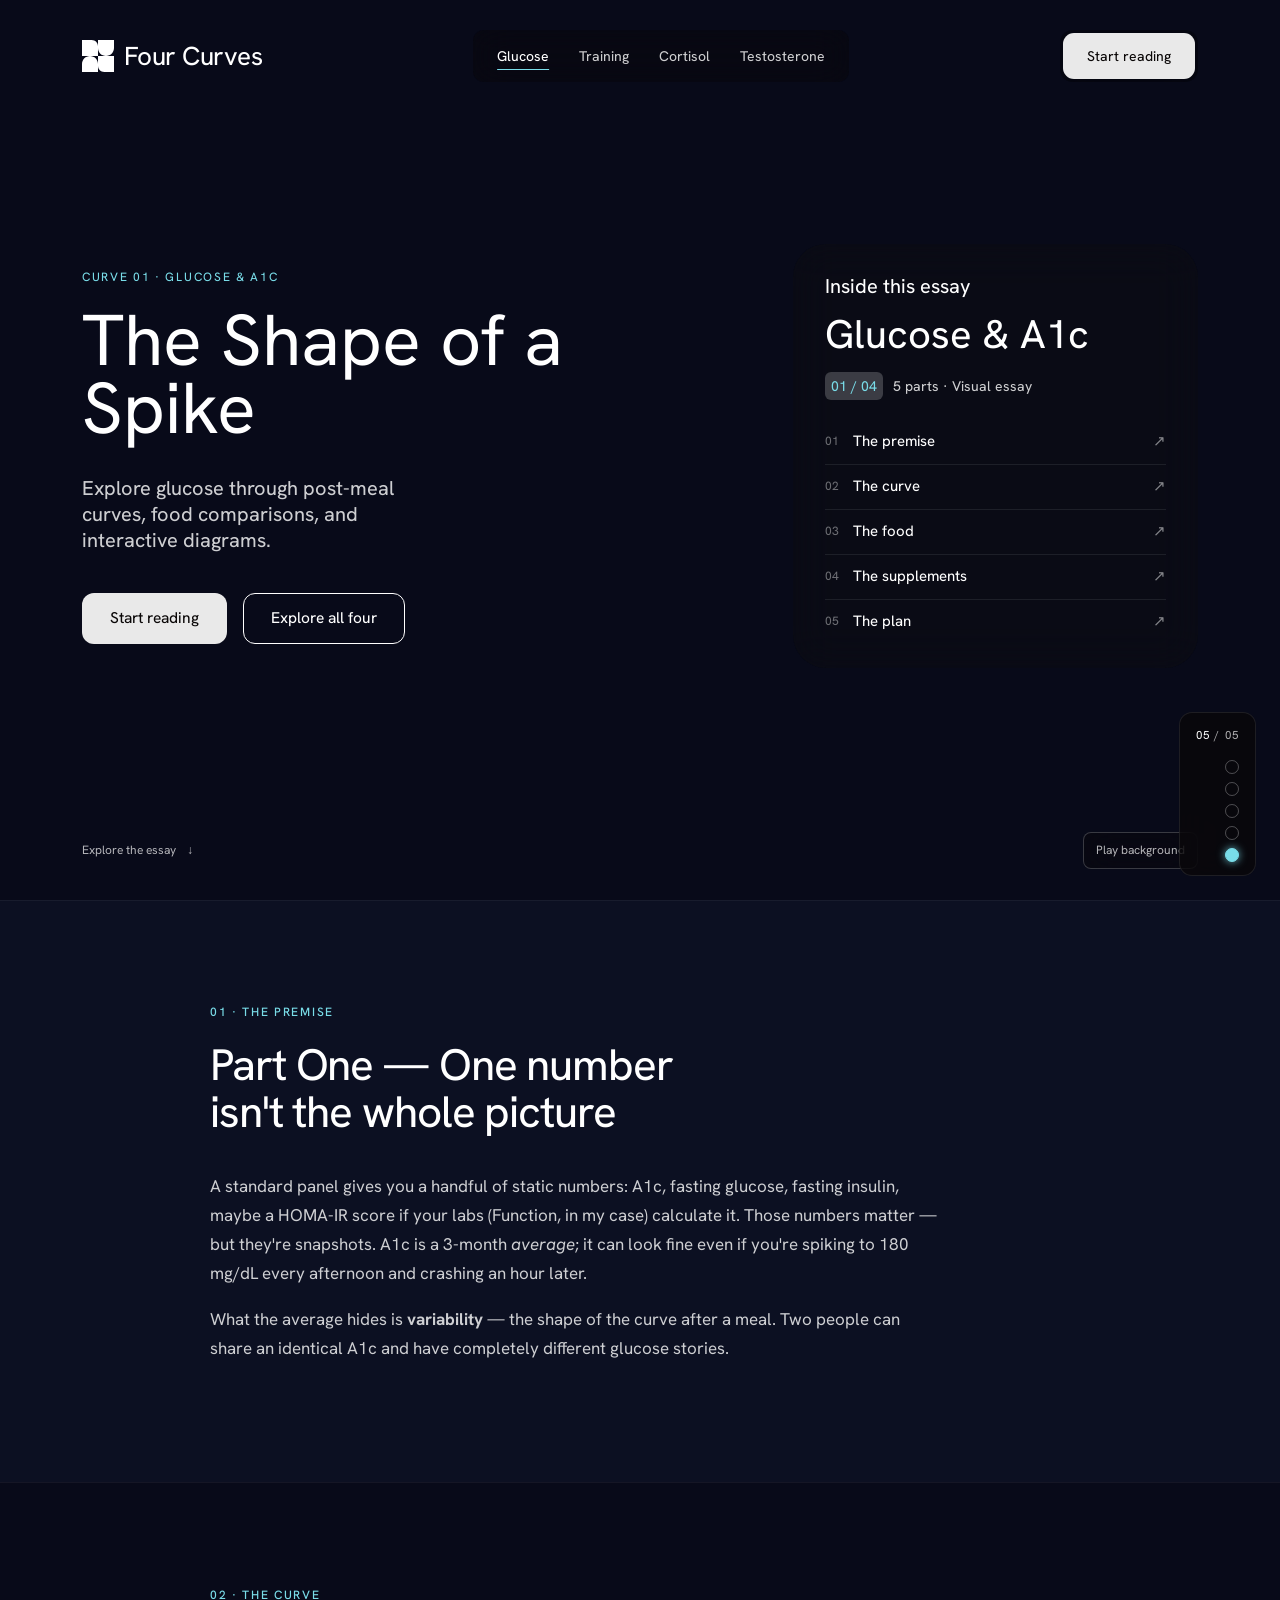
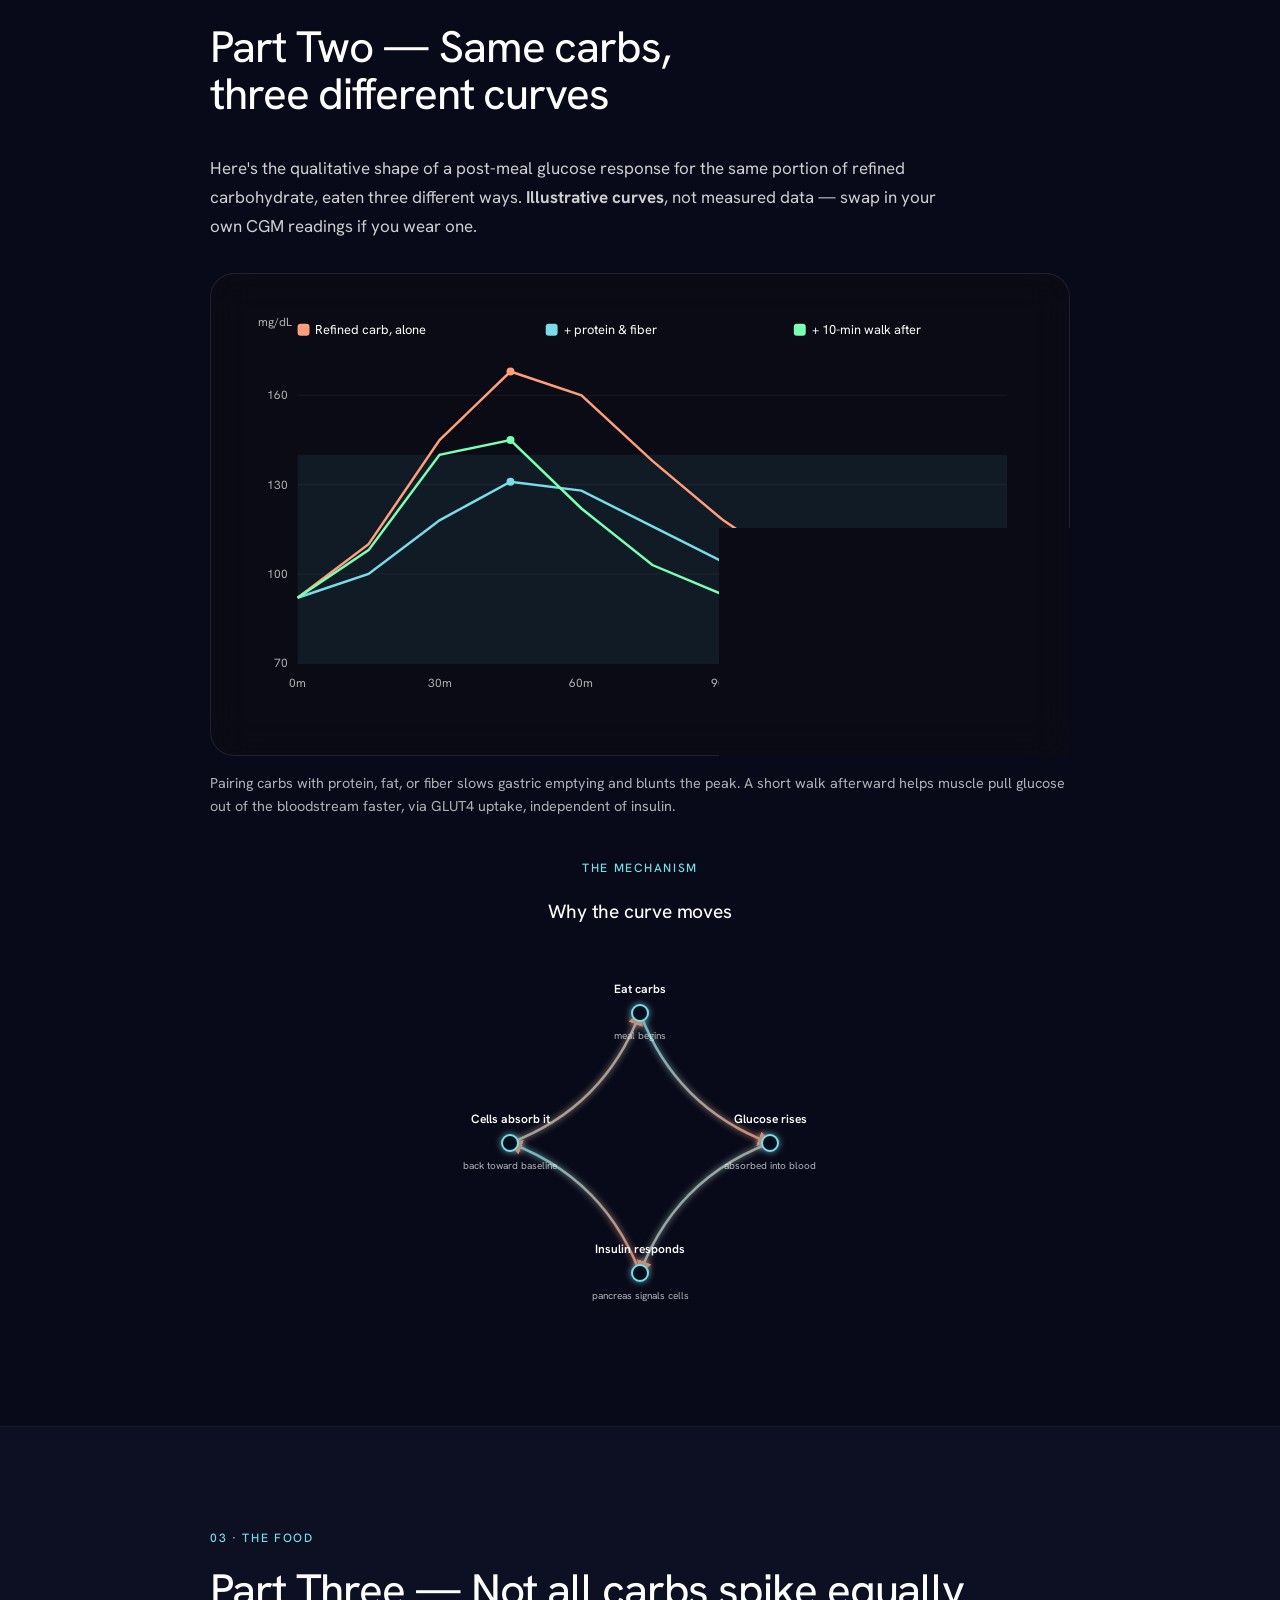
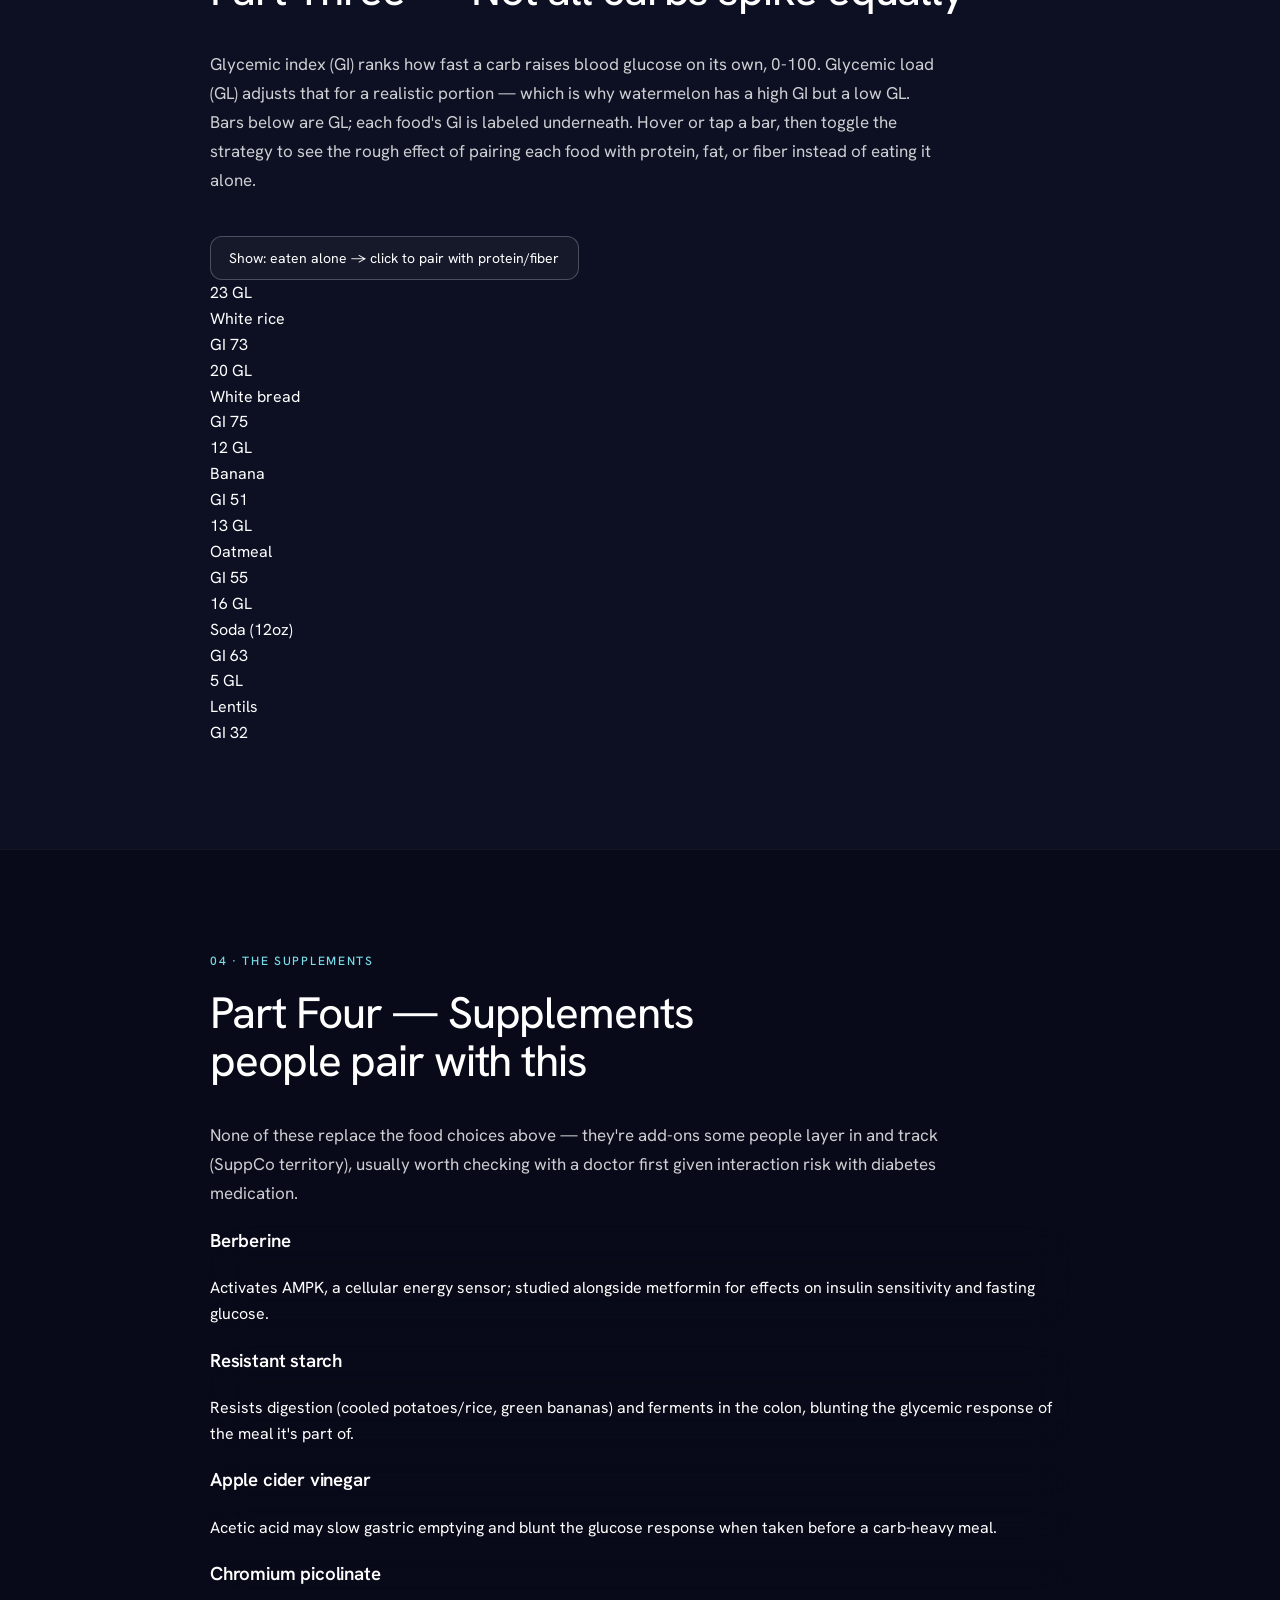
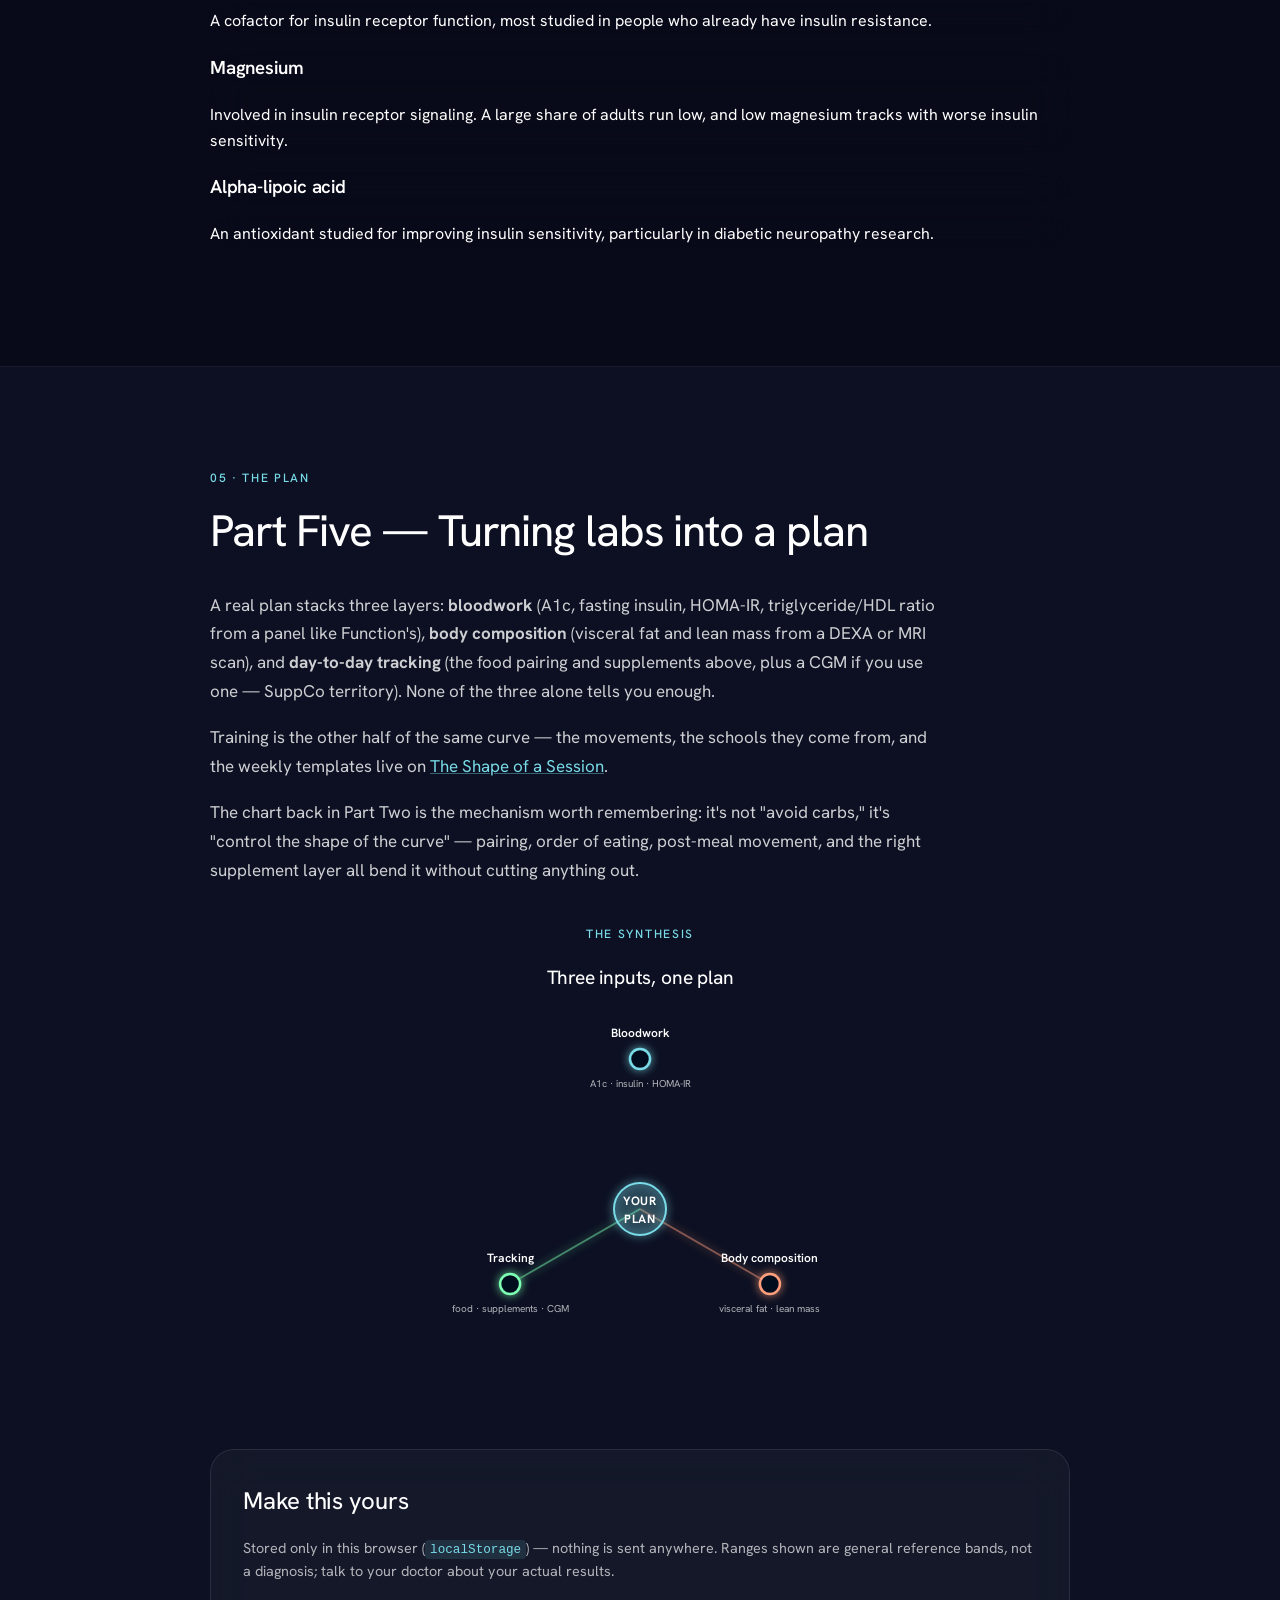
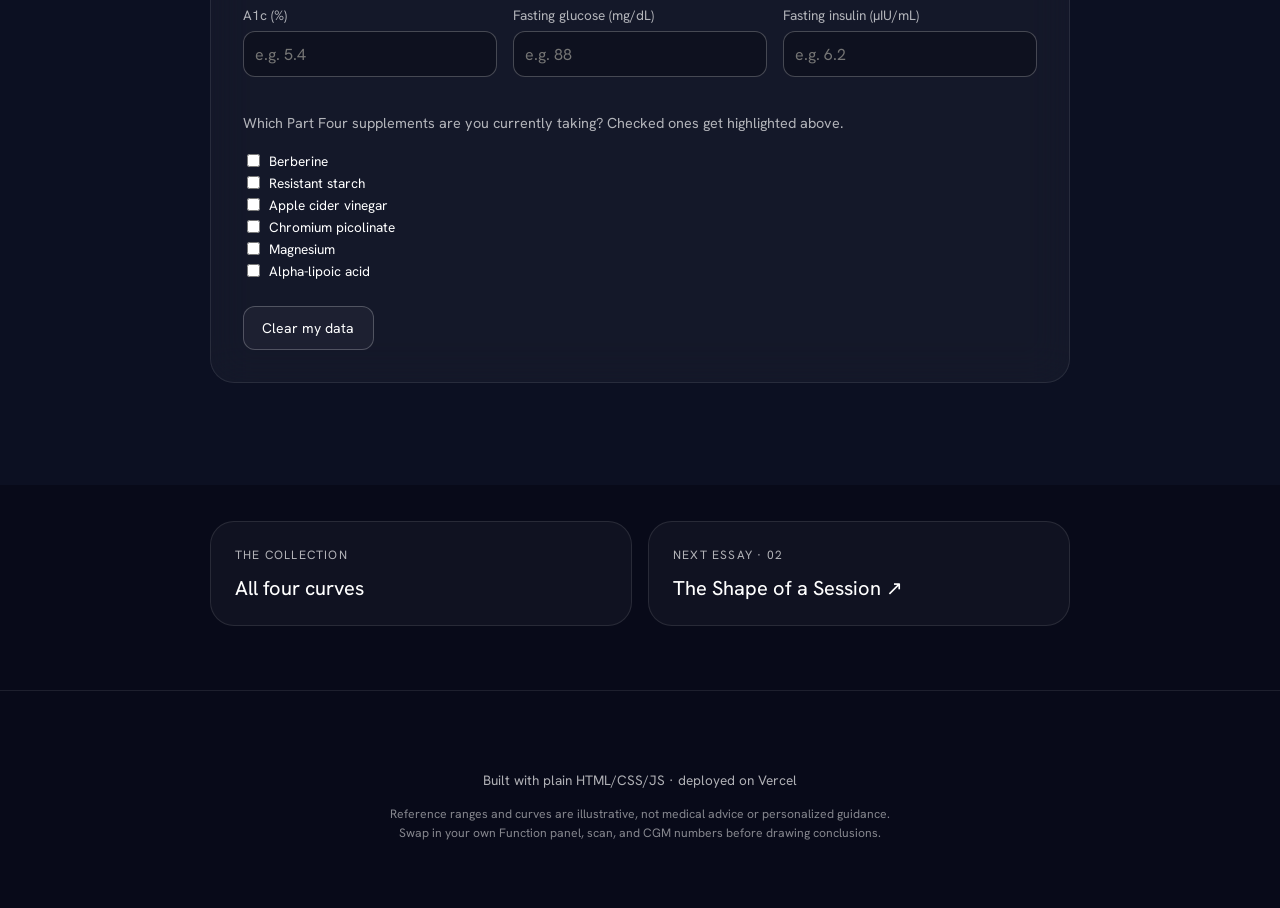
<file: glucose.html>
<!DOCTYPE html>
<html lang="en">
<head>
  <meta charset="UTF-8" />
  <meta name="viewport" content="width=device-width, initial-scale=1.0" />
  <title>The Shape of a Spike</title>
  <meta name="description" content="A scroll-driven look at glucose variability, food pairing, and building a nutrition plan from bloodwork and body scans." />
  <meta property="og:type" content="website" />
  <meta property="og:site_name" content="Four Curves" />
  <meta property="og:title" content="The Shape of a Spike" />
  <meta property="og:description" content="A1c is a three-month average. The curve is the story — post-meal responses, glycemic load, food pairing, and turning bloodwork into a plan." />
  <meta name="twitter:card" content="summary_large_image" />
  <meta name="theme-color" content="#080A19" />
  <link rel="preconnect" href="https://fonts.googleapis.com" />
  <link rel="preconnect" href="https://fonts.gstatic.com" crossorigin />
  <link href="https://fonts.googleapis.com/css2?family=Prata&family=Hanken+Grotesk:wght@400;500;600;700&family=Poppins:wght@500;600&display=swap" rel="stylesheet" />
  <link rel="stylesheet" href="style.css" />
  <link rel="stylesheet" href="components.css" />
  <link href="https://db.onlinewebfonts.com/c/13ab13418f633c1b0516fed6e30bedbc?family=Suisse+Int%27l" rel="stylesheet">
  <link rel="stylesheet" href="landing.css" />
</head>
<body class="fc-essay" data-essay="glucose">

  <a class="fc-skip" href="#main-content">Skip to content</a>
  <header class="fc-hero">
    <video class="fc-video" autoplay loop muted playsinline aria-hidden="true" tabindex="-1"
      src="https://d8j0ntlcm91z4.cloudfront.net/user_38xzZboKViGWJOttwIXH07lWA1P/hf_20260813_092641_de52eb87-daf2-41db-92cb-7a56eae012a5.mp4"></video>
    <div class="fc-layer">
      <nav class="fc-nav fc-container" aria-label="Main navigation">
        <a class="fc-brand fc-enter fc-down" href="index.html" aria-label="Four Curves home">
          <svg width="32" height="32" viewBox="0 0 256 256" fill="none" aria-hidden="true"><path fill="currentColor" d="M 256 256 L 178 256 C 150.386 256 128 233.614 128 206 L 128 256 L 0 256 L 0 192 C 0 156.654 28.654 128 64 128 C 99.346 128 128 156.654 128 192 L 128 128 L 256 128 Z M 78 0 C 105.614 0 128 22.386 128 50 L 128 0 L 256 0 L 256 64 C 256 99.346 227.346 128 192 128 C 156.654 128 128 99.346 128 64 L 128 128 L 0 128 L 0 0 Z"/></svg>
          <span>Four Curves</span>
        </a>
        <div class="fc-nav-links fc-enter fc-down" style="--delay:100ms">
          <a href="glucose.html" aria-current="page">Glucose</a><a href="training.html">Training</a><a href="cortisol.html">Cortisol</a><a href="testosterone.html">Testosterone</a>
        </div>
        <div class="fc-nav-action fc-enter fc-down" style="--delay:200ms">
          <a class="fc-nav-cta" href="#part-1">Start reading</a>
        </div>
        <button class="fc-toggle fc-enter fc-down" style="--delay:100ms" type="button" aria-label="Toggle menu" aria-expanded="false" aria-controls="fc-menu" hidden>
          <svg class="fc-menu-icon" viewBox="0 0 24 24" fill="none" stroke="currentColor" stroke-width="2" stroke-linecap="round" aria-hidden="true"><path d="M4 6h16M4 12h16M4 18h16"/></svg>
          <svg class="fc-close-icon" viewBox="0 0 24 24" fill="none" stroke="currentColor" stroke-width="2" stroke-linecap="round" aria-hidden="true"><path d="M18 6 6 18M6 6l12 12"/></svg>
        </button>
      </nav>
      <div class="fc-content">
        <div class="fc-container fc-row">
          <div class="fc-copy">
            <p class="fc-essay-kicker fc-enter fc-up" style="--delay:200ms">CURVE 01 · Glucose &amp; A1c</p>
            <h1 class="fc-enter fc-up" style="--delay:300ms" id="main-content" tabindex="-1">The Shape of a Spike</h1>
            <p class="fc-subhead fc-enter fc-up" style="--delay:500ms">Explore glucose through post-meal curves, food comparisons, and interactive diagrams.</p>
            <div class="fc-ctas fc-enter fc-up" style="--delay:700ms">
              <a class="fc-button fc-primary" href="#part-1">Start reading</a>
              <a class="fc-button fc-secondary" href="index.html#part-1">Explore all four</a>
            </div>
          </div>
          <nav class="fc-card fc-contents fc-enter fc-scale" style="--delay:900ms" aria-label="Essay contents">
            <p class="fc-card-label">Inside this essay</p>
            <p class="fc-card-title">Glucose &amp; A1c</p>
            <div class="fc-card-meta"><span class="fc-badge">01 / 04</span><span>5 parts · Visual essay</span></div>
            <ol class="fc-contents-list">
              <li><a href="#part-1"><span class="fc-part-number">01</span><span>The premise</span><span class="fc-part-arrow" aria-hidden="true">↗</span></a></li>
              <li><a href="#part-2"><span class="fc-part-number">02</span><span>The curve</span><span class="fc-part-arrow" aria-hidden="true">↗</span></a></li>
              <li><a href="#part-3"><span class="fc-part-number">03</span><span>The food</span><span class="fc-part-arrow" aria-hidden="true">↗</span></a></li>
              <li><a href="#part-4"><span class="fc-part-number">04</span><span>The supplements</span><span class="fc-part-arrow" aria-hidden="true">↗</span></a></li>
              <li><a href="#part-5"><span class="fc-part-number">05</span><span>The plan</span><span class="fc-part-arrow" aria-hidden="true">↗</span></a></li>
            </ol>
          </nav>
        </div>
      </div>
      <div class="fc-bottom fc-container">
        <a href="#part-1">Explore the essay <span aria-hidden="true">↓</span></a>
        <button class="fc-motion" type="button" hidden>Pause background</button>
      </div>
    </div>
    <div class="fc-overlay" id="fc-menu" aria-hidden="true" inert>
      <div class="fc-backdrop"></div>
      <nav class="fc-panel" aria-label="Mobile navigation">
        <div class="fc-panel-links">
          <a href="glucose.html" aria-current="page" style="--link-delay:100ms">Glucose</a>
          <a href="training.html" style="--link-delay:150ms">Training</a>
          <a href="cortisol.html" style="--link-delay:200ms">Cortisol</a>
          <a href="testosterone.html" style="--link-delay:250ms">Testosterone</a>
        </div>
        <div class="fc-divider"></div>
        <a class="fc-button fc-primary" href="#part-1">Start reading</a>
        <a class="fc-button fc-secondary" href="index.html#part-1">Explore all four</a>
      </nav>
    </div>
  </header>

  <main>

  <!-- SECTION 1: intro text -->
  <section class="reveal" id="part-1">
    <div class="section-inner">
      <p class="eyebrow">01 · THE PREMISE</p>
      <h2>Part One — One number isn't the whole picture</h2>
      <p>
        A standard panel gives you a handful of static numbers: A1c, fasting
        glucose, fasting insulin, maybe a HOMA-IR score if your labs
        (Function, in my case) calculate it. Those numbers matter — but
        they're snapshots. A1c is a 3-month <em>average</em>; it can look
        fine even if you're spiking to 180 mg/dL every afternoon and crashing
        an hour later.
      </p>
      <p>
        What the average hides is <strong>variability</strong> — the shape
        of the curve after a meal. Two people can share an identical A1c and
        have completely different glucose stories.
      </p>
    </div>
  </section>

  <!-- SECTION 2: the chart -->
  <section class="reveal" id="part-2">
    <div class="section-inner">
      <p class="eyebrow">02 · THE CURVE</p>
      <h2>Part Two — Same carbs, three different curves</h2>
      <p>
        Here's the qualitative shape of a post-meal glucose response for the
        same portion of refined carbohydrate, eaten three different ways.
        <strong>Illustrative curves</strong>, not measured data — swap in
        your own CGM readings if you wear one.
      </p>
      <div class="chart-wrap">
        <svg id="chart" viewBox="0 0 800 420" preserveAspectRatio="xMidYMid meet"></svg>
      </div>
      <p class="caption">
        Pairing carbs with protein, fat, or fiber slows gastric emptying and
        blunts the peak. A short walk afterward helps muscle pull glucose
        out of the bloodstream faster, via GLUT4 uptake, independent of
        insulin.
      </p>

      <div class="diagram-block">
        <p class="eyebrow">THE MECHANISM</p>
        <h3>Why the curve moves</h3>
        <svg id="loop-diagram" viewBox="0 0 520 380" preserveAspectRatio="xMidYMid meet"></svg>
      </div>
    </div>
  </section>

  <!-- SECTION 3: interactive stat -->
  <section class="reveal" id="part-3">
    <div class="section-inner">
      <p class="eyebrow">03 · THE FOOD</p>
      <h2>Part Three — Not all carbs spike equally</h2>
      <p>
        Glycemic index (GI) ranks how fast a carb raises blood glucose on
        its own, 0-100. Glycemic load (GL) adjusts that for a realistic
        portion — which is why watermelon has a high GI but a low GL. Bars
        below are GL; each food's GI is labeled underneath. Hover or tap a
        bar, then toggle the strategy to see the rough effect of pairing
        each food with protein, fat, or fiber instead of eating it alone.
      </p>
      <button id="pair-toggle" class="toggle-btn" type="button">
        Show: eaten alone → click to pair with protein/fiber
      </button>
      <div id="bars" class="bars"></div>
    </div>
  </section>

  <!-- SECTION 4: supplements -->
  <section class="reveal" id="part-4">
    <div class="section-inner">
      <p class="eyebrow">04 · THE SUPPLEMENTS</p>
      <h2>Part Four — Supplements people pair with this</h2>
      <p>
        None of these replace the food choices above — they're add-ons some
        people layer in and track (SuppCo territory), usually worth
        checking with a doctor first given interaction risk with diabetes
        medication.
      </p>
      <div class="supp-grid">
        <div class="supp-card" data-supp="berberine">
          <h3>Berberine</h3>
          <p>Activates AMPK, a cellular energy sensor; studied alongside
          metformin for effects on insulin sensitivity and fasting glucose.</p>
        </div>
        <div class="supp-card" data-supp="resistant-starch">
          <h3>Resistant starch</h3>
          <p>Resists digestion (cooled potatoes/rice, green bananas) and
          ferments in the colon, blunting the glycemic response of the meal
          it's part of.</p>
        </div>
        <div class="supp-card" data-supp="acv">
          <h3>Apple cider vinegar</h3>
          <p>Acetic acid may slow gastric emptying and blunt the glucose
          response when taken before a carb-heavy meal.</p>
        </div>
        <div class="supp-card" data-supp="chromium">
          <h3>Chromium picolinate</h3>
          <p>A cofactor for insulin receptor function, most studied in
          people who already have insulin resistance.</p>
        </div>
        <div class="supp-card" data-supp="magnesium">
          <h3>Magnesium</h3>
          <p>Involved in insulin receptor signaling. A large share of adults
          run low, and low magnesium tracks with worse insulin sensitivity.</p>
        </div>
        <div class="supp-card" data-supp="ala">
          <h3>Alpha-lipoic acid</h3>
          <p>An antioxidant studied for improving insulin sensitivity,
          particularly in diabetic neuropathy research.</p>
        </div>
      </div>
    </div>
  </section>

  <!-- SECTION 5: closer -->
  <section class="reveal" id="part-5">
    <div class="section-inner">
      <p class="eyebrow">05 · THE PLAN</p>
      <h2>Part Five — Turning labs into a plan</h2>
      <p>
        A real plan stacks three layers: <strong>bloodwork</strong> (A1c,
        fasting insulin, HOMA-IR, triglyceride/HDL ratio from a panel like
        Function's), <strong>body composition</strong> (visceral fat and
        lean mass from a DEXA or MRI scan), and <strong>day-to-day
        tracking</strong> (the food pairing and supplements above, plus a
        CGM if you use one — SuppCo territory). None of the three alone
        tells you enough.
      </p>
      <p>
        Training is the other half of the same curve — the movements,
        the schools they come from, and the weekly templates live on
        <a href="training.html">The Shape of a Session</a>.
      </p>
      <p>
        The chart back in Part Two is the mechanism worth remembering: it's
        not "avoid carbs," it's "control the shape of the curve" — pairing,
        order of eating, post-meal movement, and the right supplement layer
        all bend it without cutting anything out.
      </p>

      <div class="diagram-block">
        <p class="eyebrow">THE SYNTHESIS</p>
        <h3>Three inputs, one plan</h3>
        <svg id="converge-diagram" viewBox="0 0 520 400" preserveAspectRatio="xMidYMid meet"></svg>
      </div>

      <div class="you-panel">
        <h3>Make this yours</h3>
        <p class="caption">
          Stored only in this browser (<code>localStorage</code>) — nothing
          is sent anywhere. Ranges shown are general reference bands, not a
          diagnosis; talk to your doctor about your actual results.
        </p>

        <form id="labs-form" class="labs-form">
          <label>
            <span>A1c (%)</span>
            <input type="number" step="0.1" min="0" id="input-a1c" placeholder="e.g. 5.4" />
            <span class="field-tag" id="tag-a1c"></span>
          </label>
          <label>
            <span>Fasting glucose (mg/dL)</span>
            <input type="number" step="1" min="0" id="input-glucose" placeholder="e.g. 88" />
            <span class="field-tag" id="tag-glucose"></span>
          </label>
          <label>
            <span>Fasting insulin (μIU/mL)</span>
            <input type="number" step="0.1" min="0" id="input-insulin" placeholder="e.g. 6.2" />
            <span class="field-tag" id="tag-insulin"></span>
          </label>
        </form>
        <div id="homa-result" class="homa-result"></div>

        <p class="caption" style="margin-top: 1.5rem;">
          Which Part Four supplements are you currently taking? Checked ones
          get highlighted above.
        </p>
        <div id="supp-picker" class="supp-picker"></div>

        <button id="clear-data" class="toggle-btn" type="button">Clear my data</button>
      </div>
    </div>
  </section>

  </main>

  <nav class="fc-essay-pagination" aria-label="Continue exploring">
    <a href="index.html"><span>THE COLLECTION</span><strong>All four curves</strong></a>
    <a href="training.html"><span>NEXT ESSAY · 02</span><strong>The Shape of a Session <span aria-hidden="true">↗</span></strong></a>
  </nav>

  <footer>
    <p>Built with plain HTML/CSS/JS · deployed on Vercel</p>
    <p class="disclaimer">
      Reference ranges and curves are illustrative, not medical advice or
      personalized guidance. Swap in your own Function panel, scan, and CGM
      numbers before drawing conclusions.
    </p>
  </footer>

  <nav class="chapter-nav" id="chapter-nav" aria-label="Section navigator">
    <div class="chapter-count">
      <span id="chapter-current">01</span><span class="chapter-total"> / 05</span>
    </div>
    <div class="chapter-dots">
      <button class="chapter-dot" data-target="part-1" aria-label="Jump to Part One"></button>
      <button class="chapter-dot" data-target="part-2" aria-label="Jump to Part Two"></button>
      <button class="chapter-dot" data-target="part-3" aria-label="Jump to Part Three"></button>
      <button class="chapter-dot" data-target="part-4" aria-label="Jump to Part Four"></button>
      <button class="chapter-dot" data-target="part-5" aria-label="Jump to Part Five"></button>
    </div>
  </nav>

  <script src="js/landing.js" defer></script>
  <script type="module" src="js/glucose/main.js"></script>
</body>
</html>
</file>
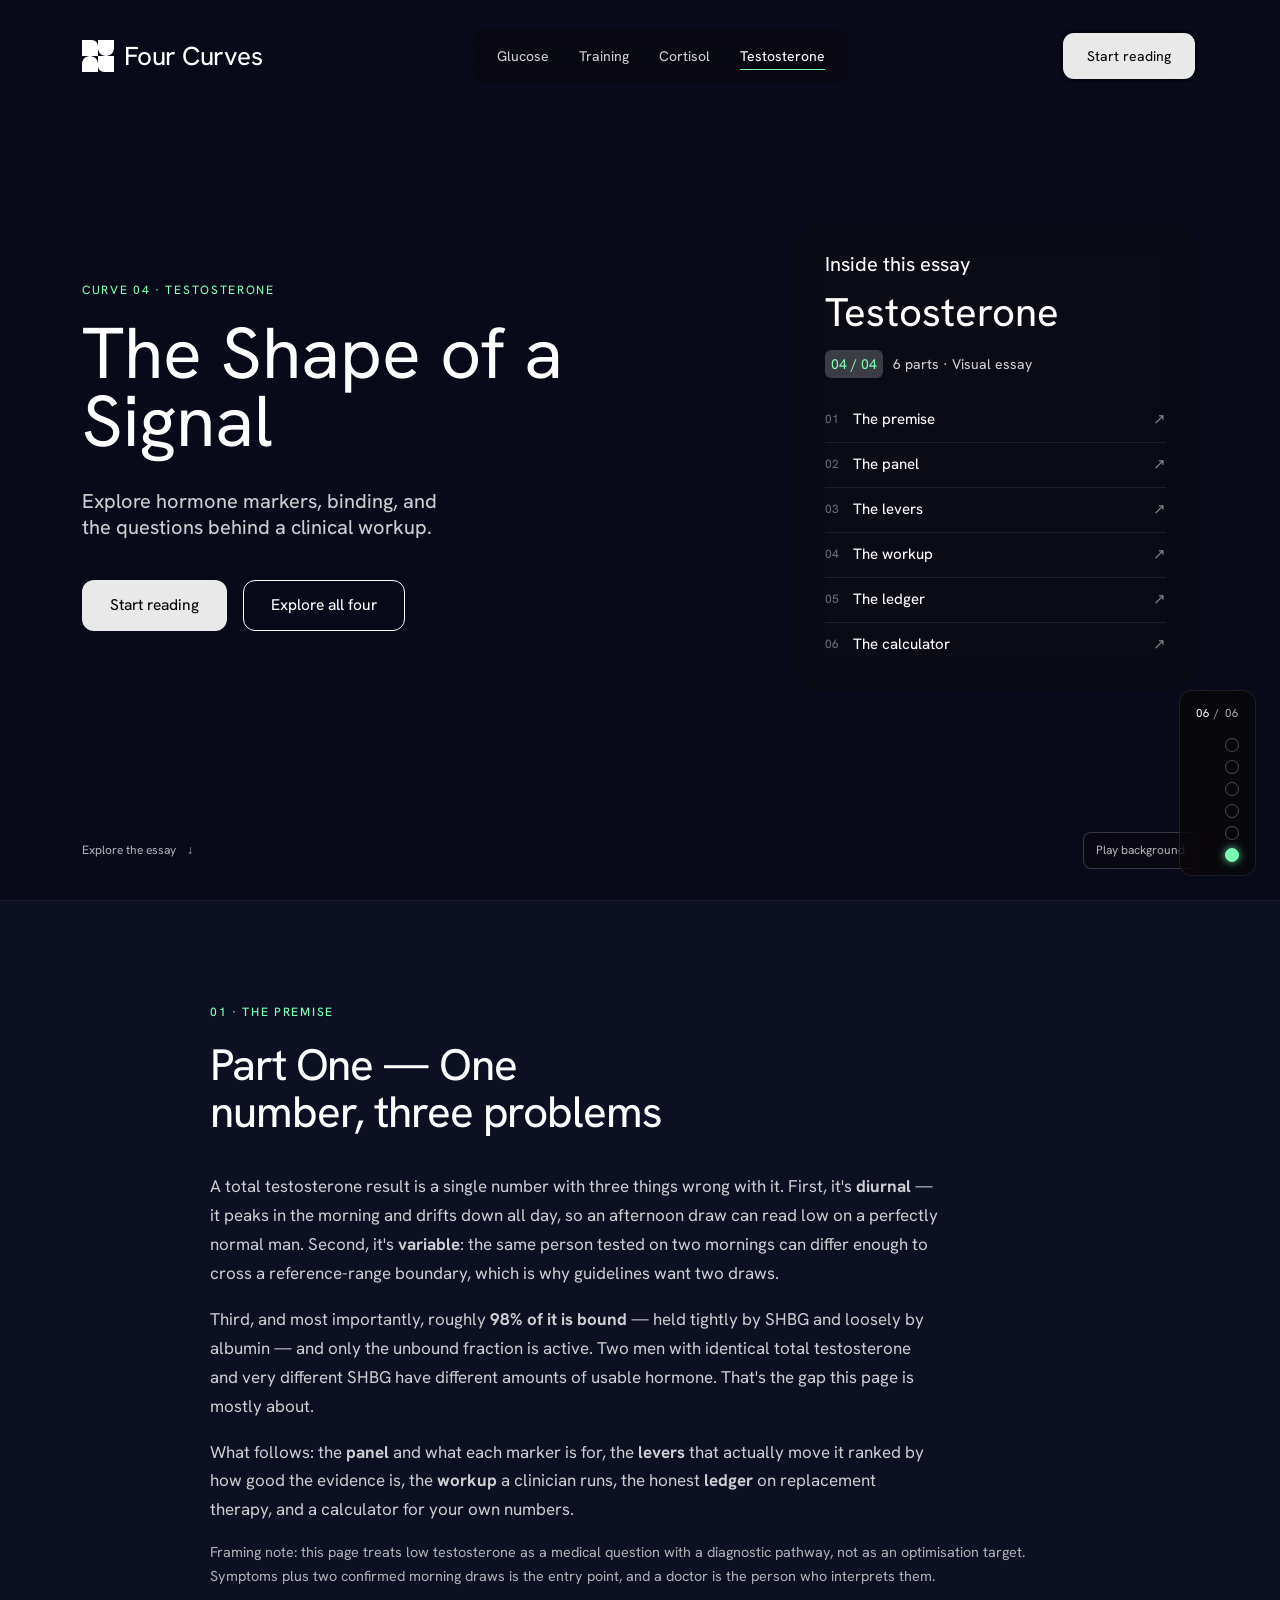
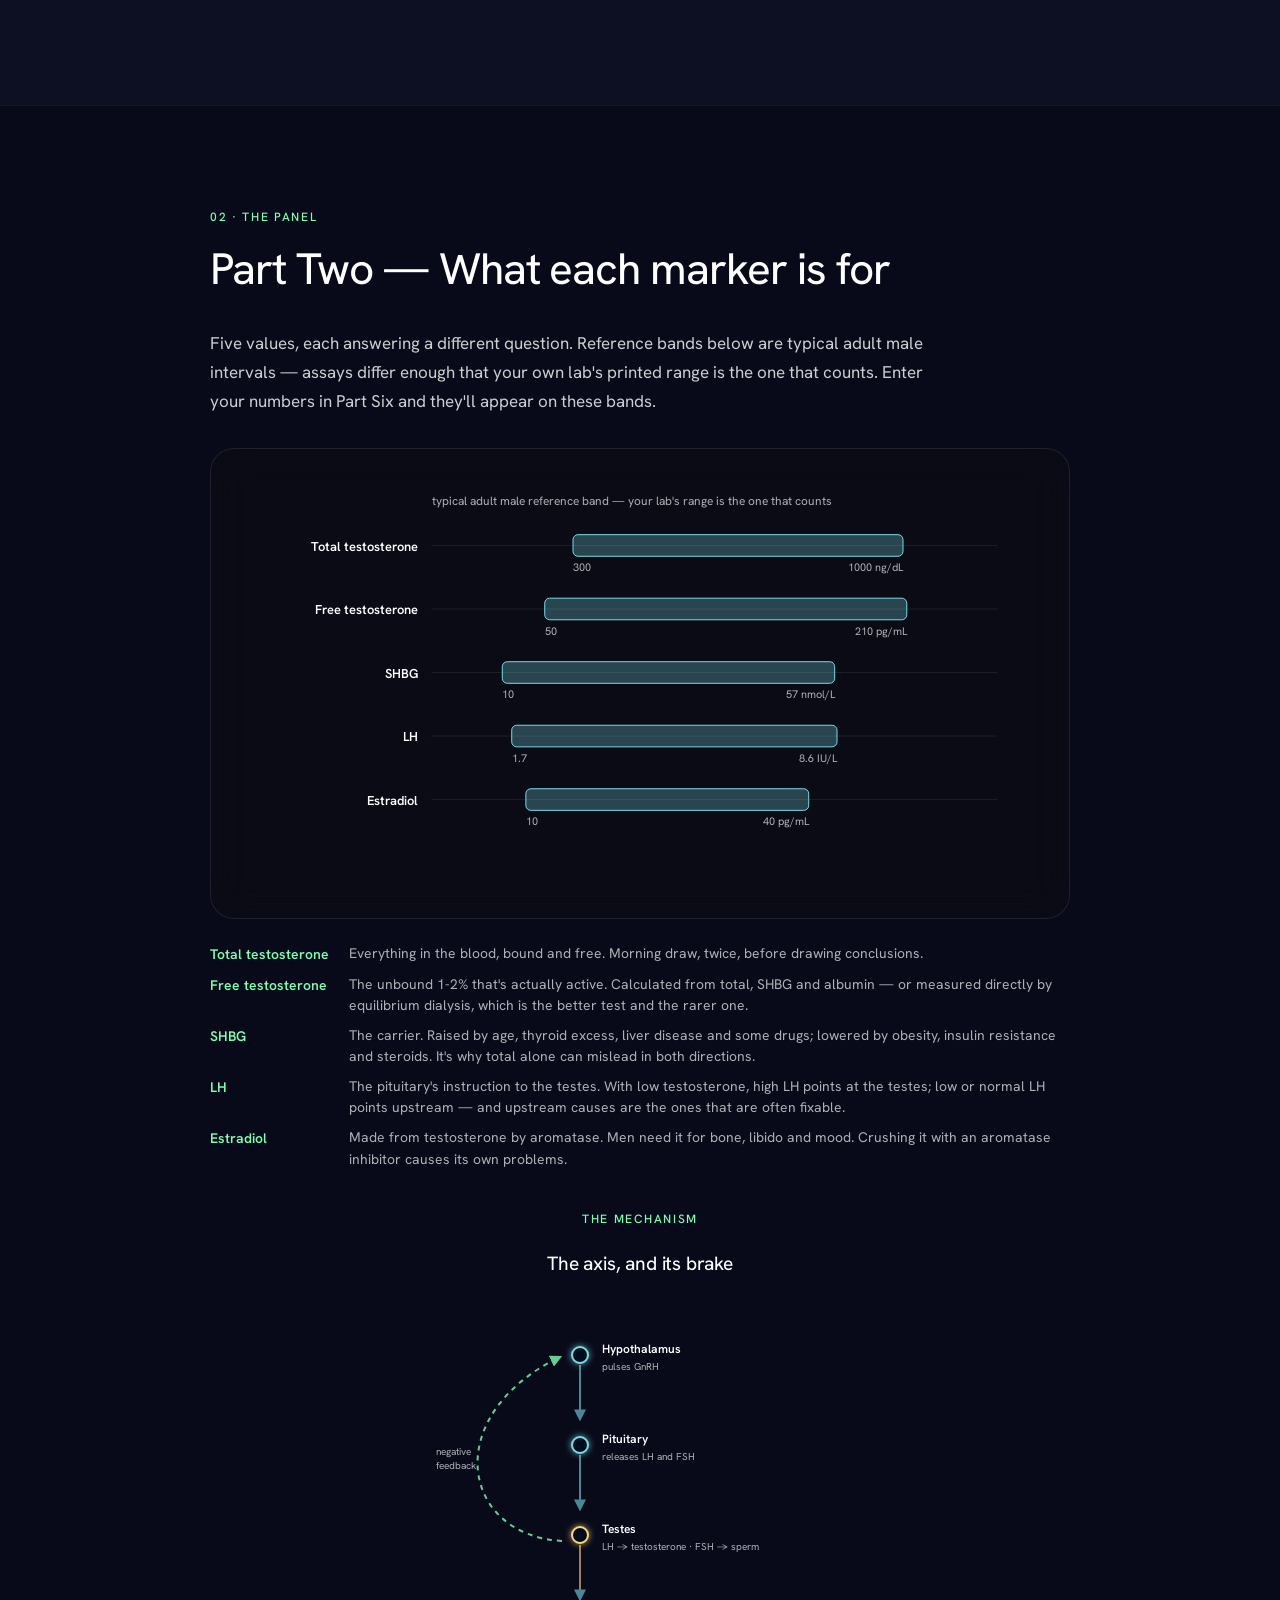
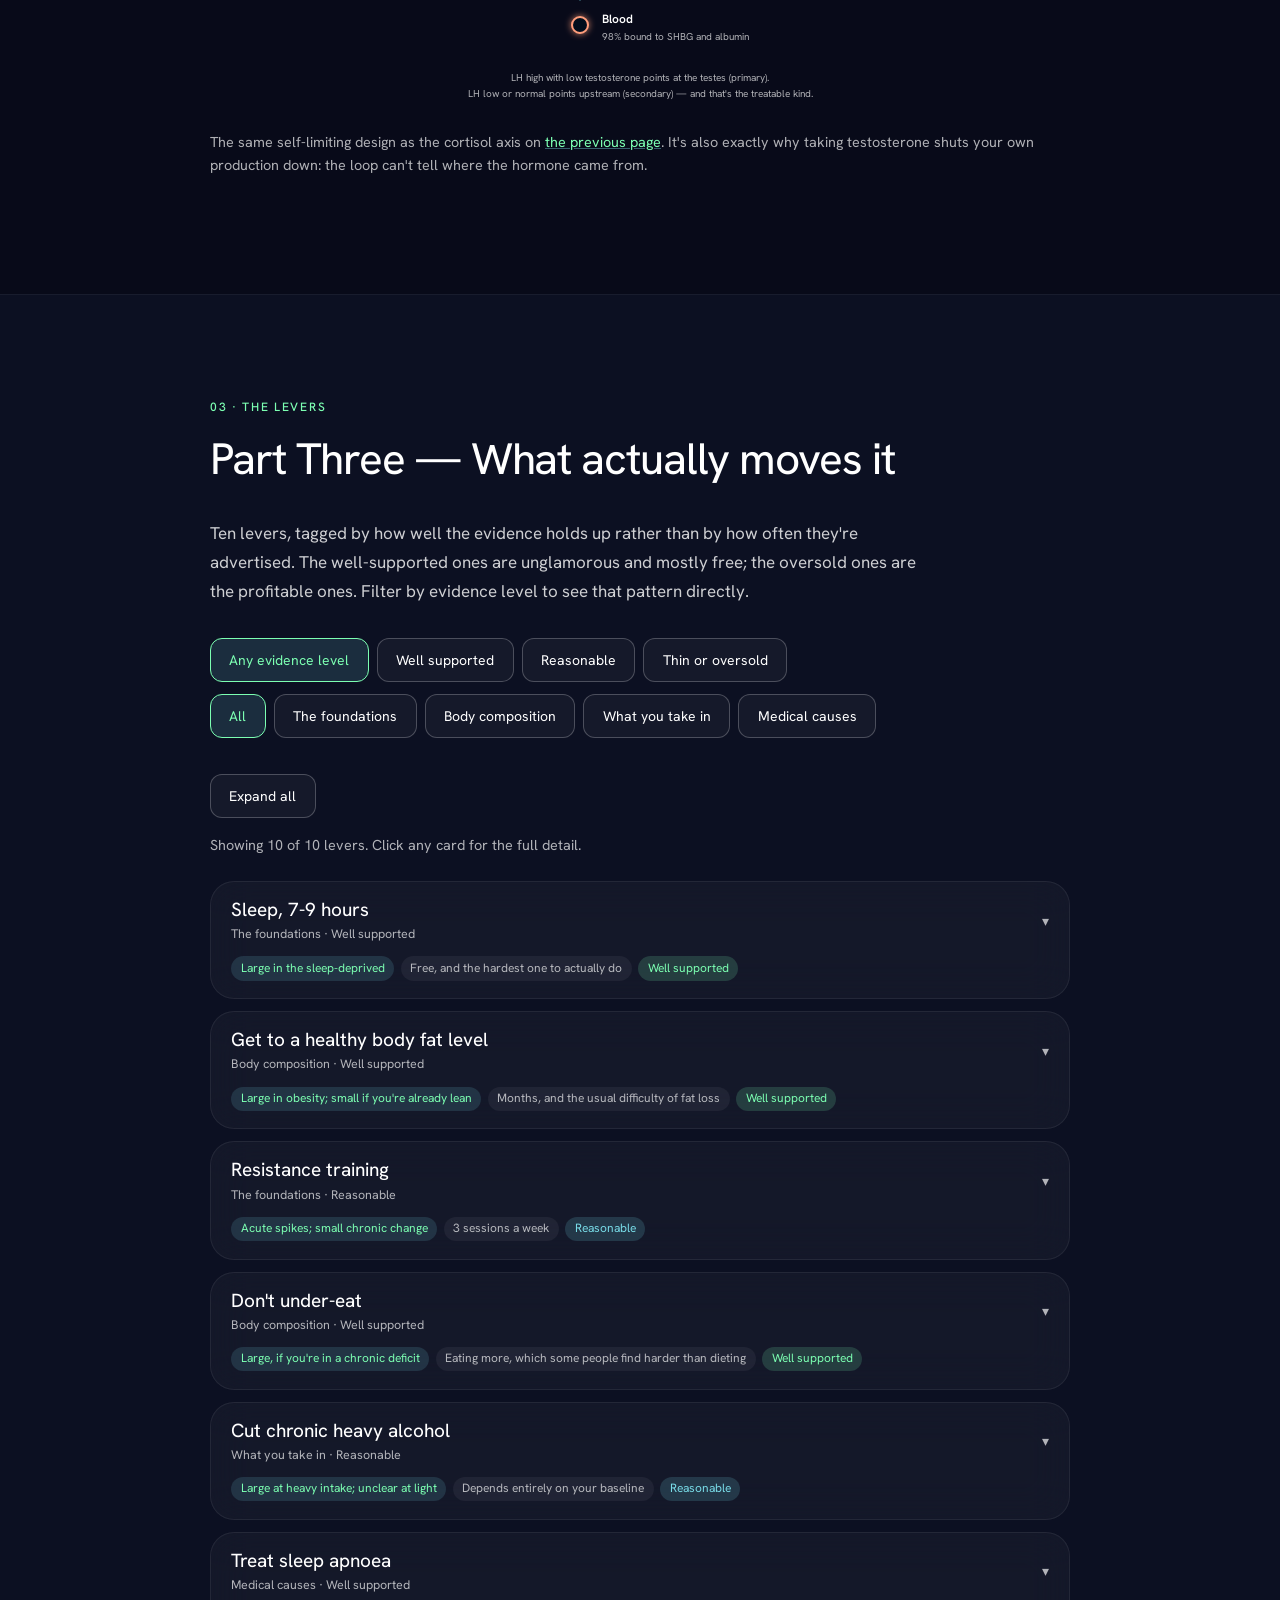
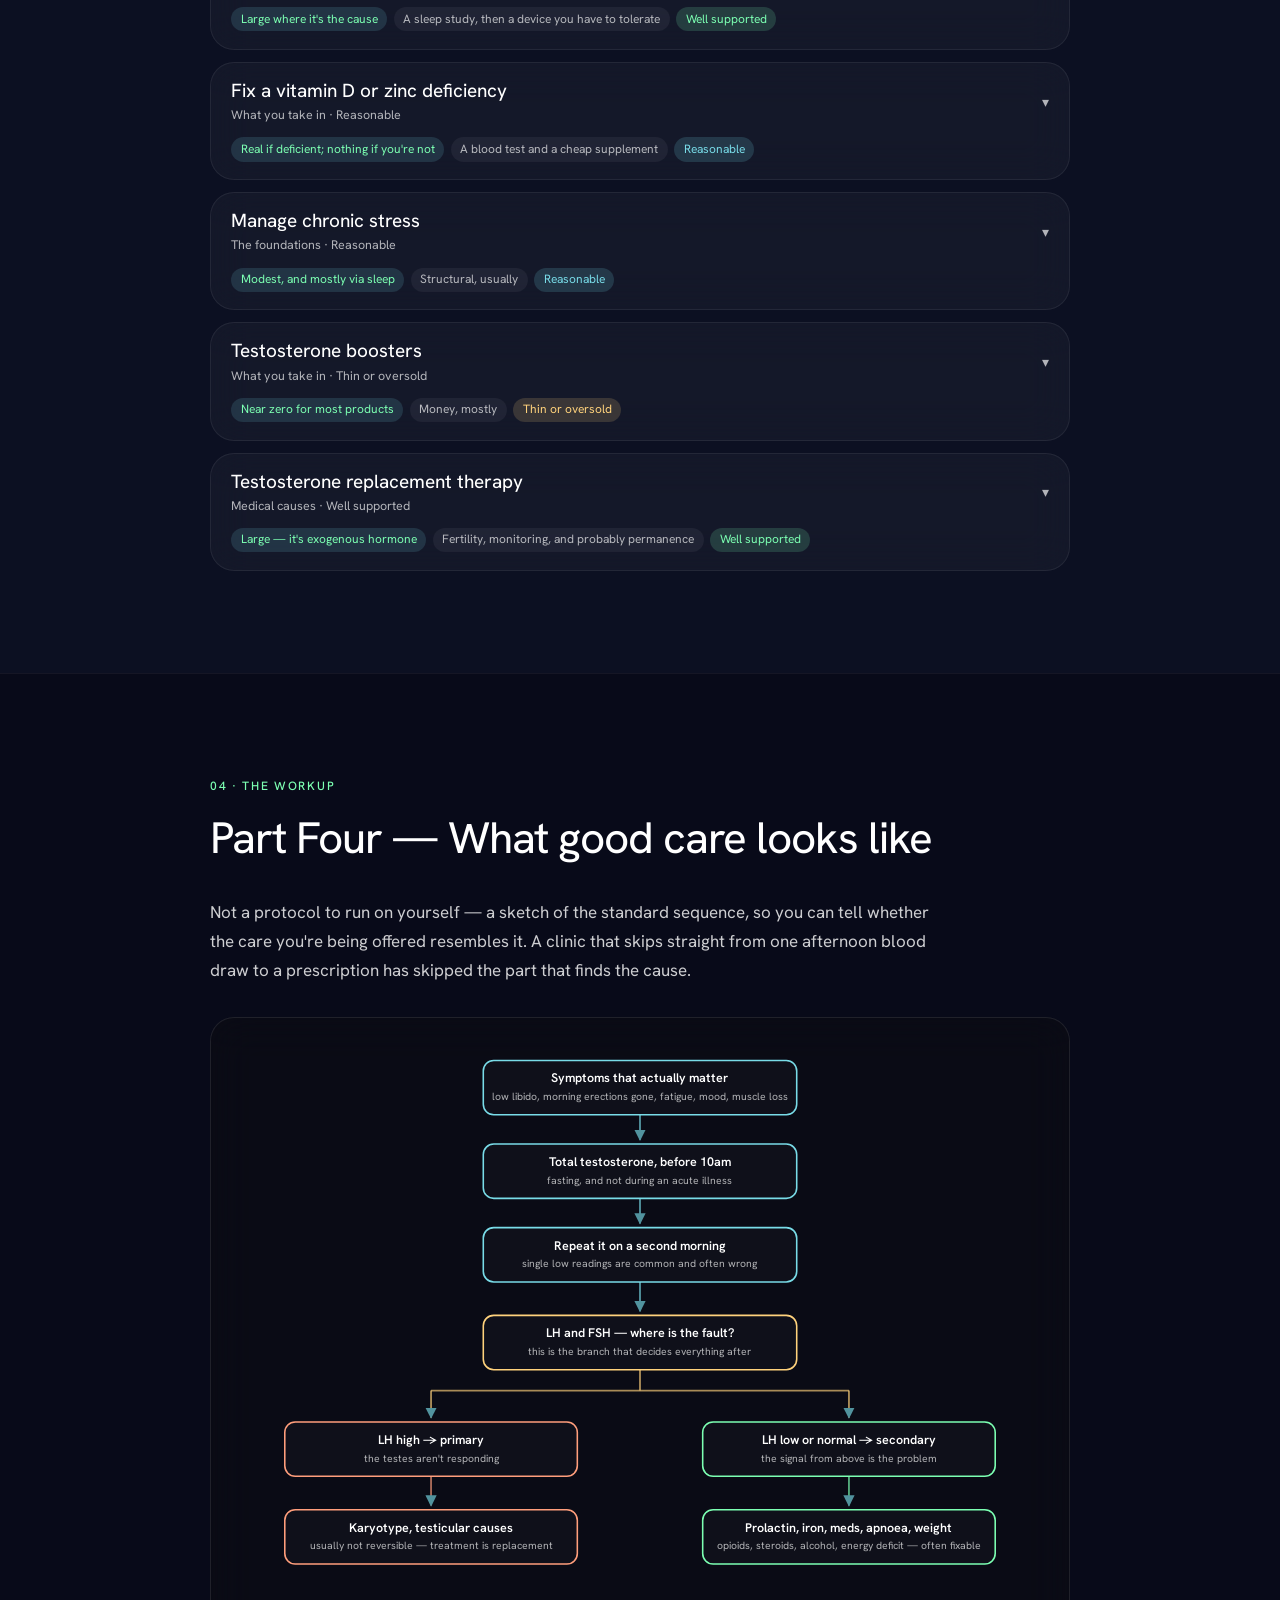
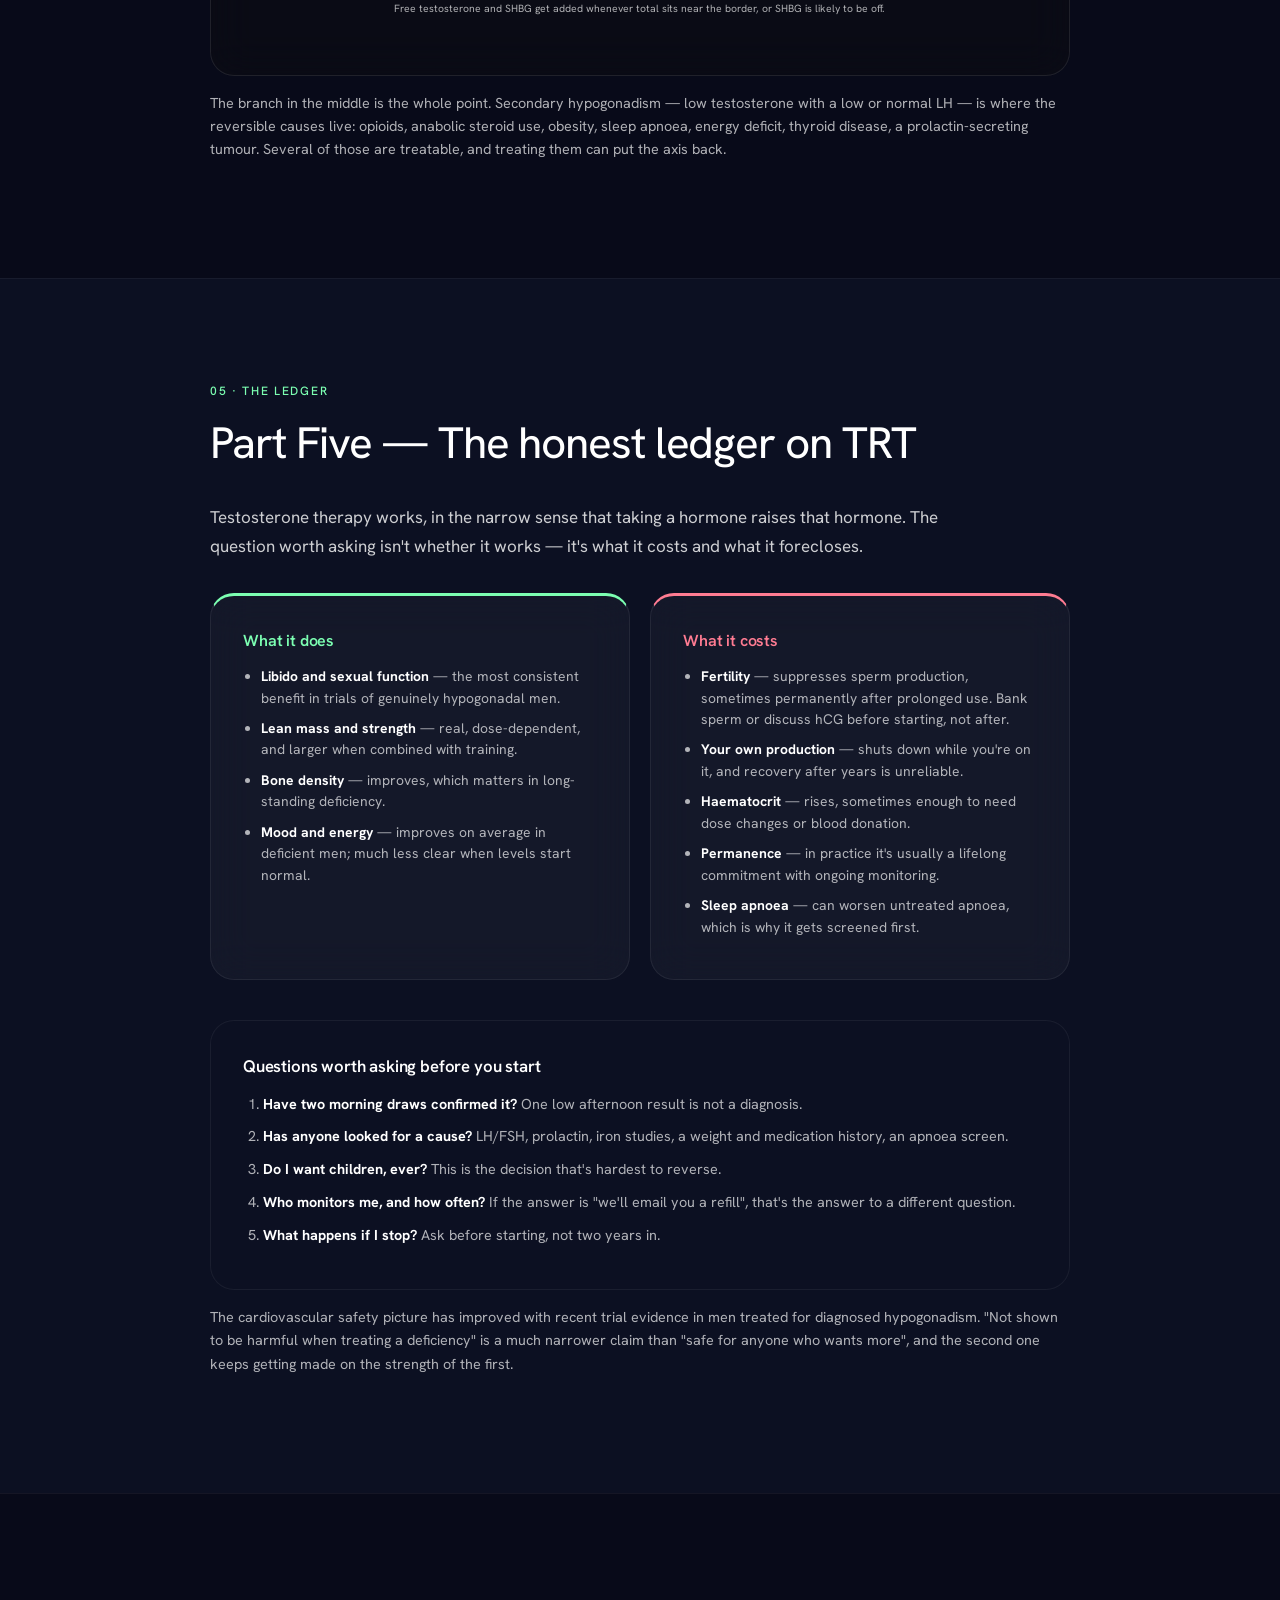
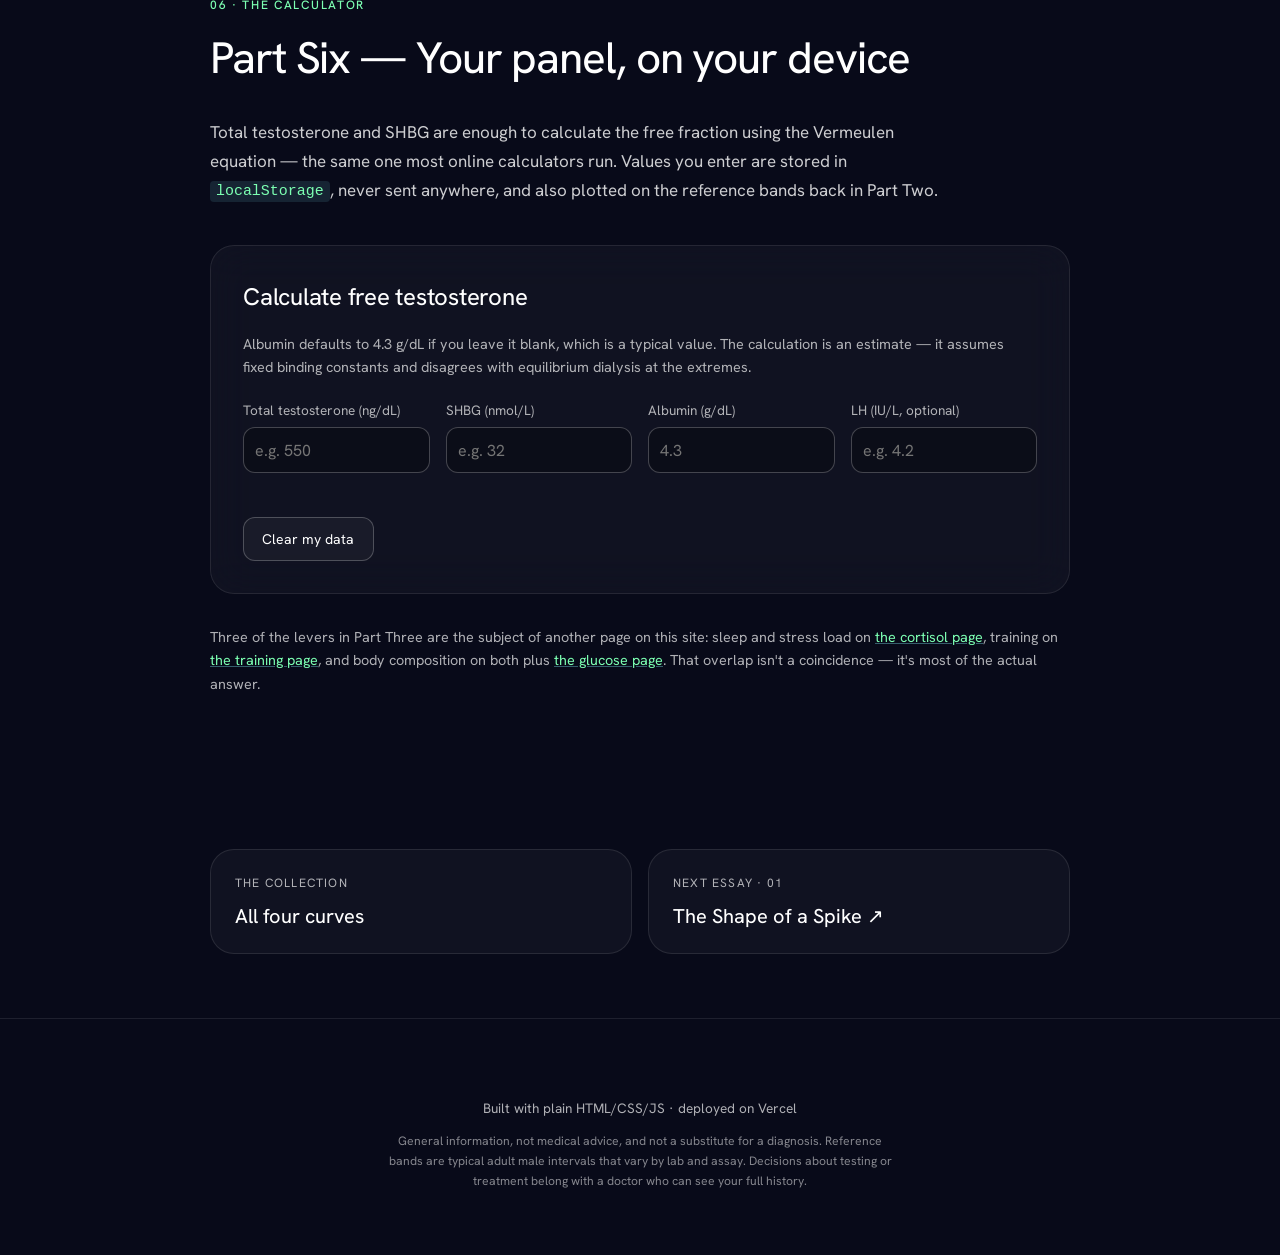
<file: testosterone.html>
<!DOCTYPE html>
<html lang="en">
<head>
  <meta charset="UTF-8" />
  <meta name="viewport" content="width=device-width, initial-scale=1.0" />
  <title>The Shape of a Signal</title>
  <meta name="description" content="A scroll-driven look at testosterone: total vs free vs SHBG, the levers that actually move it, what a real clinical workup looks like, and a local-only free-T calculator." />
  <meta property="og:type" content="website" />
  <meta property="og:site_name" content="Four Curves" />
  <meta property="og:title" content="The Shape of a Signal" />
  <meta property="og:description" content="98% of it is bound and inert. Total versus free versus SHBG, the levers ranked by evidence, and what a real clinical workup looks like." />
  <meta name="twitter:card" content="summary_large_image" />
  <meta name="theme-color" content="#080A19" />
  <link rel="preconnect" href="https://fonts.googleapis.com" />
  <link rel="preconnect" href="https://fonts.gstatic.com" crossorigin />
  <link href="https://fonts.googleapis.com/css2?family=Prata&family=Hanken+Grotesk:wght@400;500;600;700&family=Poppins:wght@500;600&display=swap" rel="stylesheet" />
  <link rel="stylesheet" href="style.css" />
  <link rel="stylesheet" href="components.css" />
  <link href="https://db.onlinewebfonts.com/c/13ab13418f633c1b0516fed6e30bedbc?family=Suisse+Int%27l" rel="stylesheet">
  <link rel="stylesheet" href="landing.css" />
</head>
<body class="fc-essay" data-essay="testosterone">

  <a class="fc-skip" href="#main-content">Skip to content</a>
  <header class="fc-hero">
    <video class="fc-video" autoplay loop muted playsinline aria-hidden="true" tabindex="-1"
      src="https://d8j0ntlcm91z4.cloudfront.net/user_38xzZboKViGWJOttwIXH07lWA1P/hf_20260813_092641_de52eb87-daf2-41db-92cb-7a56eae012a5.mp4"></video>
    <div class="fc-layer">
      <nav class="fc-nav fc-container" aria-label="Main navigation">
        <a class="fc-brand fc-enter fc-down" href="index.html" aria-label="Four Curves home">
          <svg width="32" height="32" viewBox="0 0 256 256" fill="none" aria-hidden="true"><path fill="currentColor" d="M 256 256 L 178 256 C 150.386 256 128 233.614 128 206 L 128 256 L 0 256 L 0 192 C 0 156.654 28.654 128 64 128 C 99.346 128 128 156.654 128 192 L 128 128 L 256 128 Z M 78 0 C 105.614 0 128 22.386 128 50 L 128 0 L 256 0 L 256 64 C 256 99.346 227.346 128 192 128 C 156.654 128 128 99.346 128 64 L 128 128 L 0 128 L 0 0 Z"/></svg>
          <span>Four Curves</span>
        </a>
        <div class="fc-nav-links fc-enter fc-down" style="--delay:100ms">
          <a href="glucose.html">Glucose</a><a href="training.html">Training</a><a href="cortisol.html">Cortisol</a><a href="testosterone.html" aria-current="page">Testosterone</a>
        </div>
        <div class="fc-nav-action fc-enter fc-down" style="--delay:200ms">
          <a class="fc-nav-cta" href="#part-1">Start reading</a>
        </div>
        <button class="fc-toggle fc-enter fc-down" style="--delay:100ms" type="button" aria-label="Toggle menu" aria-expanded="false" aria-controls="fc-menu" hidden>
          <svg class="fc-menu-icon" viewBox="0 0 24 24" fill="none" stroke="currentColor" stroke-width="2" stroke-linecap="round" aria-hidden="true"><path d="M4 6h16M4 12h16M4 18h16"/></svg>
          <svg class="fc-close-icon" viewBox="0 0 24 24" fill="none" stroke="currentColor" stroke-width="2" stroke-linecap="round" aria-hidden="true"><path d="M18 6 6 18M6 6l12 12"/></svg>
        </button>
      </nav>
      <div class="fc-content">
        <div class="fc-container fc-row">
          <div class="fc-copy">
            <p class="fc-essay-kicker fc-enter fc-up" style="--delay:200ms">CURVE 04 · Testosterone</p>
            <h1 class="fc-enter fc-up" style="--delay:300ms" id="main-content" tabindex="-1">The Shape of a Signal</h1>
            <p class="fc-subhead fc-enter fc-up" style="--delay:500ms">Explore hormone markers, binding, and the questions behind a clinical workup.</p>
            <div class="fc-ctas fc-enter fc-up" style="--delay:700ms">
              <a class="fc-button fc-primary" href="#part-1">Start reading</a>
              <a class="fc-button fc-secondary" href="index.html#part-1">Explore all four</a>
            </div>
          </div>
          <nav class="fc-card fc-contents fc-enter fc-scale" style="--delay:900ms" aria-label="Essay contents">
            <p class="fc-card-label">Inside this essay</p>
            <p class="fc-card-title">Testosterone</p>
            <div class="fc-card-meta"><span class="fc-badge">04 / 04</span><span>6 parts · Visual essay</span></div>
            <ol class="fc-contents-list">
              <li><a href="#part-1"><span class="fc-part-number">01</span><span>The premise</span><span class="fc-part-arrow" aria-hidden="true">↗</span></a></li>
              <li><a href="#part-2"><span class="fc-part-number">02</span><span>The panel</span><span class="fc-part-arrow" aria-hidden="true">↗</span></a></li>
              <li><a href="#part-3"><span class="fc-part-number">03</span><span>The levers</span><span class="fc-part-arrow" aria-hidden="true">↗</span></a></li>
              <li><a href="#part-4"><span class="fc-part-number">04</span><span>The workup</span><span class="fc-part-arrow" aria-hidden="true">↗</span></a></li>
              <li><a href="#part-5"><span class="fc-part-number">05</span><span>The ledger</span><span class="fc-part-arrow" aria-hidden="true">↗</span></a></li>
              <li><a href="#part-6"><span class="fc-part-number">06</span><span>The calculator</span><span class="fc-part-arrow" aria-hidden="true">↗</span></a></li>
            </ol>
          </nav>
        </div>
      </div>
      <div class="fc-bottom fc-container">
        <a href="#part-1">Explore the essay <span aria-hidden="true">↓</span></a>
        <button class="fc-motion" type="button" hidden>Pause background</button>
      </div>
    </div>
    <div class="fc-overlay" id="fc-menu" aria-hidden="true" inert>
      <div class="fc-backdrop"></div>
      <nav class="fc-panel" aria-label="Mobile navigation">
        <div class="fc-panel-links">
          <a href="glucose.html" style="--link-delay:100ms">Glucose</a>
          <a href="training.html" style="--link-delay:150ms">Training</a>
          <a href="cortisol.html" style="--link-delay:200ms">Cortisol</a>
          <a href="testosterone.html" aria-current="page" style="--link-delay:250ms">Testosterone</a>
        </div>
        <div class="fc-divider"></div>
        <a class="fc-button fc-primary" href="#part-1">Start reading</a>
        <a class="fc-button fc-secondary" href="index.html#part-1">Explore all four</a>
      </nav>
    </div>
  </header>

  <main>

  <!-- 01 -->
  <section class="reveal" id="part-1">
    <div class="section-inner">
      <p class="eyebrow">01 · THE PREMISE</p>
      <h2>Part One — One number, three problems</h2>
      <p>
        A total testosterone result is a single number with three things
        wrong with it. First, it's <strong>diurnal</strong> — it peaks in the
        morning and drifts down all day, so an afternoon draw can read low on
        a perfectly normal man. Second, it's <strong>variable</strong>: the
        same person tested on two mornings can differ enough to cross a
        reference-range boundary, which is why guidelines want two draws.
      </p>
      <p>
        Third, and most importantly, roughly <strong>98% of it is bound</strong> —
        held tightly by SHBG and loosely by albumin — and only the unbound
        fraction is active. Two men with identical total testosterone and very
        different SHBG have different amounts of usable hormone. That's the
        gap this page is mostly about.
      </p>
      <p>
        What follows: the <strong>panel</strong> and what each marker is for,
        the <strong>levers</strong> that actually move it ranked by how good
        the evidence is, the <strong>workup</strong> a clinician runs, the
        honest <strong>ledger</strong> on replacement therapy, and a
        calculator for your own numbers.
      </p>
      <p class="caption">
        Framing note: this page treats low testosterone as a medical question
        with a diagnostic pathway, not as an optimisation target. Symptoms
        plus two confirmed morning draws is the entry point, and a doctor is
        the person who interprets them.
      </p>
    </div>
  </section>

  <!-- 02 -->
  <section class="reveal" id="part-2">
    <div class="section-inner">
      <p class="eyebrow">02 · THE PANEL</p>
      <h2>Part Two — What each marker is for</h2>
      <p>
        Five values, each answering a different question. Reference bands
        below are typical adult male intervals — assays differ enough that
        your own lab's printed range is the one that counts. Enter your
        numbers in Part Six and they'll appear on these bands.
      </p>
      <div class="chart-wrap">
        <svg id="panel-chart" viewBox="0 0 800 400" preserveAspectRatio="xMidYMid meet"></svg>
      </div>
      <dl class="marker-notes">
        <dt>Total testosterone</dt>
        <dd>Everything in the blood, bound and free. Morning draw, twice, before drawing conclusions.</dd>
        <dt>Free testosterone</dt>
        <dd>The unbound 1-2% that's actually active. Calculated from total, SHBG and albumin — or measured directly by equilibrium dialysis, which is the better test and the rarer one.</dd>
        <dt>SHBG</dt>
        <dd>The carrier. Raised by age, thyroid excess, liver disease and some drugs; lowered by obesity, insulin resistance and steroids. It's why total alone can mislead in both directions.</dd>
        <dt>LH</dt>
        <dd>The pituitary's instruction to the testes. With low testosterone, high LH points at the testes; low or normal LH points upstream — and upstream causes are the ones that are often fixable.</dd>
        <dt>Estradiol</dt>
        <dd>Made from testosterone by aromatase. Men need it for bone, libido and mood. Crushing it with an aromatase inhibitor causes its own problems.</dd>
      </dl>

      <div class="diagram-block">
        <p class="eyebrow">THE MECHANISM</p>
        <h3>The axis, and its brake</h3>
        <svg id="hpg-diagram" viewBox="0 0 520 420" preserveAspectRatio="xMidYMid meet"></svg>
      </div>
      <p class="caption">
        The same self-limiting design as the cortisol axis on
        <a href="cortisol.html">the previous page</a>. It's also exactly why
        taking testosterone shuts your own production down: the loop can't
        tell where the hormone came from.
      </p>
    </div>
  </section>

  <!-- 03 -->
  <section class="reveal" id="part-3">
    <div class="section-inner">
      <p class="eyebrow">03 · THE LEVERS</p>
      <h2>Part Three — What actually moves it</h2>
      <p>
        Ten levers, tagged by how well the evidence holds up rather than by
        how often they're advertised. The well-supported ones are unglamorous
        and mostly free; the oversold ones are the profitable ones. Filter by
        evidence level to see that pattern directly.
      </p>

      <div class="library-controls">
        <div id="lever-tiers" class="filter-row" role="group" aria-label="Filter by evidence level"></div>
        <div id="lever-categories" class="filter-row" role="group" aria-label="Filter by category"></div>
        <div class="filter-row">
          <button id="lever-expand" class="toggle-btn" type="button">Expand all</button>
        </div>
        <p id="lever-count" class="caption"></p>
      </div>

      <div id="lever-library" class="exercise-library"></div>
    </div>
  </section>

  <!-- 04 -->
  <section class="reveal" id="part-4">
    <div class="section-inner">
      <p class="eyebrow">04 · THE WORKUP</p>
      <h2>Part Four — What good care looks like</h2>
      <p>
        Not a protocol to run on yourself — a sketch of the standard sequence,
        so you can tell whether the care you're being offered resembles it. A
        clinic that skips straight from one afternoon blood draw to a
        prescription has skipped the part that finds the cause.
      </p>
      <div class="chart-wrap">
        <svg id="workup-diagram" viewBox="0 0 760 560" preserveAspectRatio="xMidYMid meet"></svg>
      </div>
      <p class="caption">
        The branch in the middle is the whole point. Secondary hypogonadism —
        low testosterone with a low or normal LH — is where the reversible
        causes live: opioids, anabolic steroid use, obesity, sleep apnoea,
        energy deficit, thyroid disease, a prolactin-secreting tumour. Several
        of those are treatable, and treating them can put the axis back.
      </p>
    </div>
  </section>

  <!-- 05 -->
  <section class="reveal" id="part-5">
    <div class="section-inner">
      <p class="eyebrow">05 · THE LEDGER</p>
      <h2>Part Five — The honest ledger on TRT</h2>
      <p>
        Testosterone therapy works, in the narrow sense that taking a hormone
        raises that hormone. The question worth asking isn't whether it works
        — it's what it costs and what it forecloses.
      </p>

      <div class="ledger">
        <div class="ledger-col credit">
          <h3>What it does</h3>
          <ul>
            <li><strong>Libido and sexual function</strong> — the most consistent benefit in trials of genuinely hypogonadal men.</li>
            <li><strong>Lean mass and strength</strong> — real, dose-dependent, and larger when combined with training.</li>
            <li><strong>Bone density</strong> — improves, which matters in long-standing deficiency.</li>
            <li><strong>Mood and energy</strong> — improves on average in deficient men; much less clear when levels start normal.</li>
          </ul>
        </div>
        <div class="ledger-col debit">
          <h3>What it costs</h3>
          <ul>
            <li><strong>Fertility</strong> — suppresses sperm production, sometimes permanently after prolonged use. Bank sperm or discuss hCG before starting, not after.</li>
            <li><strong>Your own production</strong> — shuts down while you're on it, and recovery after years is unreliable.</li>
            <li><strong>Haematocrit</strong> — rises, sometimes enough to need dose changes or blood donation.</li>
            <li><strong>Permanence</strong> — in practice it's usually a lifelong commitment with ongoing monitoring.</li>
            <li><strong>Sleep apnoea</strong> — can worsen untreated apnoea, which is why it gets screened first.</li>
          </ul>
        </div>
      </div>

      <div class="rules-block">
        <h3>Questions worth asking before you start</h3>
        <ol class="rules-list">
          <li><strong>Have two morning draws confirmed it?</strong> One low afternoon result is not a diagnosis.</li>
          <li><strong>Has anyone looked for a cause?</strong> LH/FSH, prolactin, iron studies, a weight and medication history, an apnoea screen.</li>
          <li><strong>Do I want children, ever?</strong> This is the decision that's hardest to reverse.</li>
          <li><strong>Who monitors me, and how often?</strong> If the answer is "we'll email you a refill", that's the answer to a different question.</li>
          <li><strong>What happens if I stop?</strong> Ask before starting, not two years in.</li>
        </ol>
      </div>
      <p class="caption">
        The cardiovascular safety picture has improved with recent trial
        evidence in men treated for diagnosed hypogonadism. "Not shown to be
        harmful when treating a deficiency" is a much narrower claim than
        "safe for anyone who wants more", and the second one keeps getting
        made on the strength of the first.
      </p>
    </div>
  </section>

  <!-- 06 -->
  <section class="reveal" id="part-6">
    <div class="section-inner">
      <p class="eyebrow">06 · THE CALCULATOR</p>
      <h2>Part Six — Your panel, on your device</h2>
      <p>
        Total testosterone and SHBG are enough to calculate the free fraction
        using the Vermeulen equation — the same one most online calculators
        run. Values you enter are stored in <code>localStorage</code>, never
        sent anywhere, and also plotted on the reference bands back in Part
        Two.
      </p>

      <div class="you-panel">
        <h3>Calculate free testosterone</h3>
        <p class="caption">
          Albumin defaults to 4.3 g/dL if you leave it blank, which is a
          typical value. The calculation is an estimate — it assumes fixed
          binding constants and disagrees with equilibrium dialysis at the
          extremes.
        </p>

        <form id="panel-form" class="labs-form">
          <label>
            <span>Total testosterone (ng/dL)</span>
            <input type="number" step="1" min="0" id="input-total" placeholder="e.g. 550" />
          </label>
          <label>
            <span>SHBG (nmol/L)</span>
            <input type="number" step="0.1" min="0" id="input-shbg" placeholder="e.g. 32" />
          </label>
          <label>
            <span>Albumin (g/dL)</span>
            <input type="number" step="0.1" min="0" id="input-albumin" placeholder="4.3" />
          </label>
          <label>
            <span>LH (IU/L, optional)</span>
            <input type="number" step="0.1" min="0" id="input-lh" placeholder="e.g. 4.2" />
          </label>
        </form>

        <div id="free-t-result" class="homa-result"></div>
        <div id="panel-readout" class="percent-table"></div>

        <button id="clear-panel-data" class="toggle-btn" type="button">Clear my data</button>
      </div>

      <p class="caption" style="margin-top: 2rem;">
        Three of the levers in Part Three are the subject of another page on
        this site: sleep and stress load on
        <a href="cortisol.html">the cortisol page</a>, training on
        <a href="training.html">the training page</a>, and body composition
        on both plus <a href="glucose.html">the glucose page</a>. That
        overlap isn't a coincidence — it's most of the actual answer.
      </p>
    </div>
  </section>

  </main>

  <nav class="fc-essay-pagination" aria-label="Continue exploring">
    <a href="index.html"><span>THE COLLECTION</span><strong>All four curves</strong></a>
    <a href="glucose.html"><span>NEXT ESSAY · 01</span><strong>The Shape of a Spike <span aria-hidden="true">↗</span></strong></a>
  </nav>

  <footer>
    <p>Built with plain HTML/CSS/JS · deployed on Vercel</p>
    <p class="disclaimer">
      General information, not medical advice, and not a substitute for a
      diagnosis. Reference bands are typical adult male intervals that vary
      by lab and assay. Decisions about testing or treatment belong with a
      doctor who can see your full history.
    </p>
  </footer>

  <nav class="chapter-nav" id="chapter-nav" aria-label="Section navigator">
    <div class="chapter-count">
      <span id="chapter-current">01</span><span class="chapter-total"> / 06</span>
    </div>
    <div class="chapter-dots">
      <button class="chapter-dot" data-target="part-1" aria-label="Jump to Part One"></button>
      <button class="chapter-dot" data-target="part-2" aria-label="Jump to Part Two"></button>
      <button class="chapter-dot" data-target="part-3" aria-label="Jump to Part Three"></button>
      <button class="chapter-dot" data-target="part-4" aria-label="Jump to Part Four"></button>
      <button class="chapter-dot" data-target="part-5" aria-label="Jump to Part Five"></button>
      <button class="chapter-dot" data-target="part-6" aria-label="Jump to Part Six"></button>
    </div>
  </nav>

  <script src="js/landing.js" defer></script>
  <script type="module" src="js/testosterone/main.js"></script>
</body>
</html>
</file>
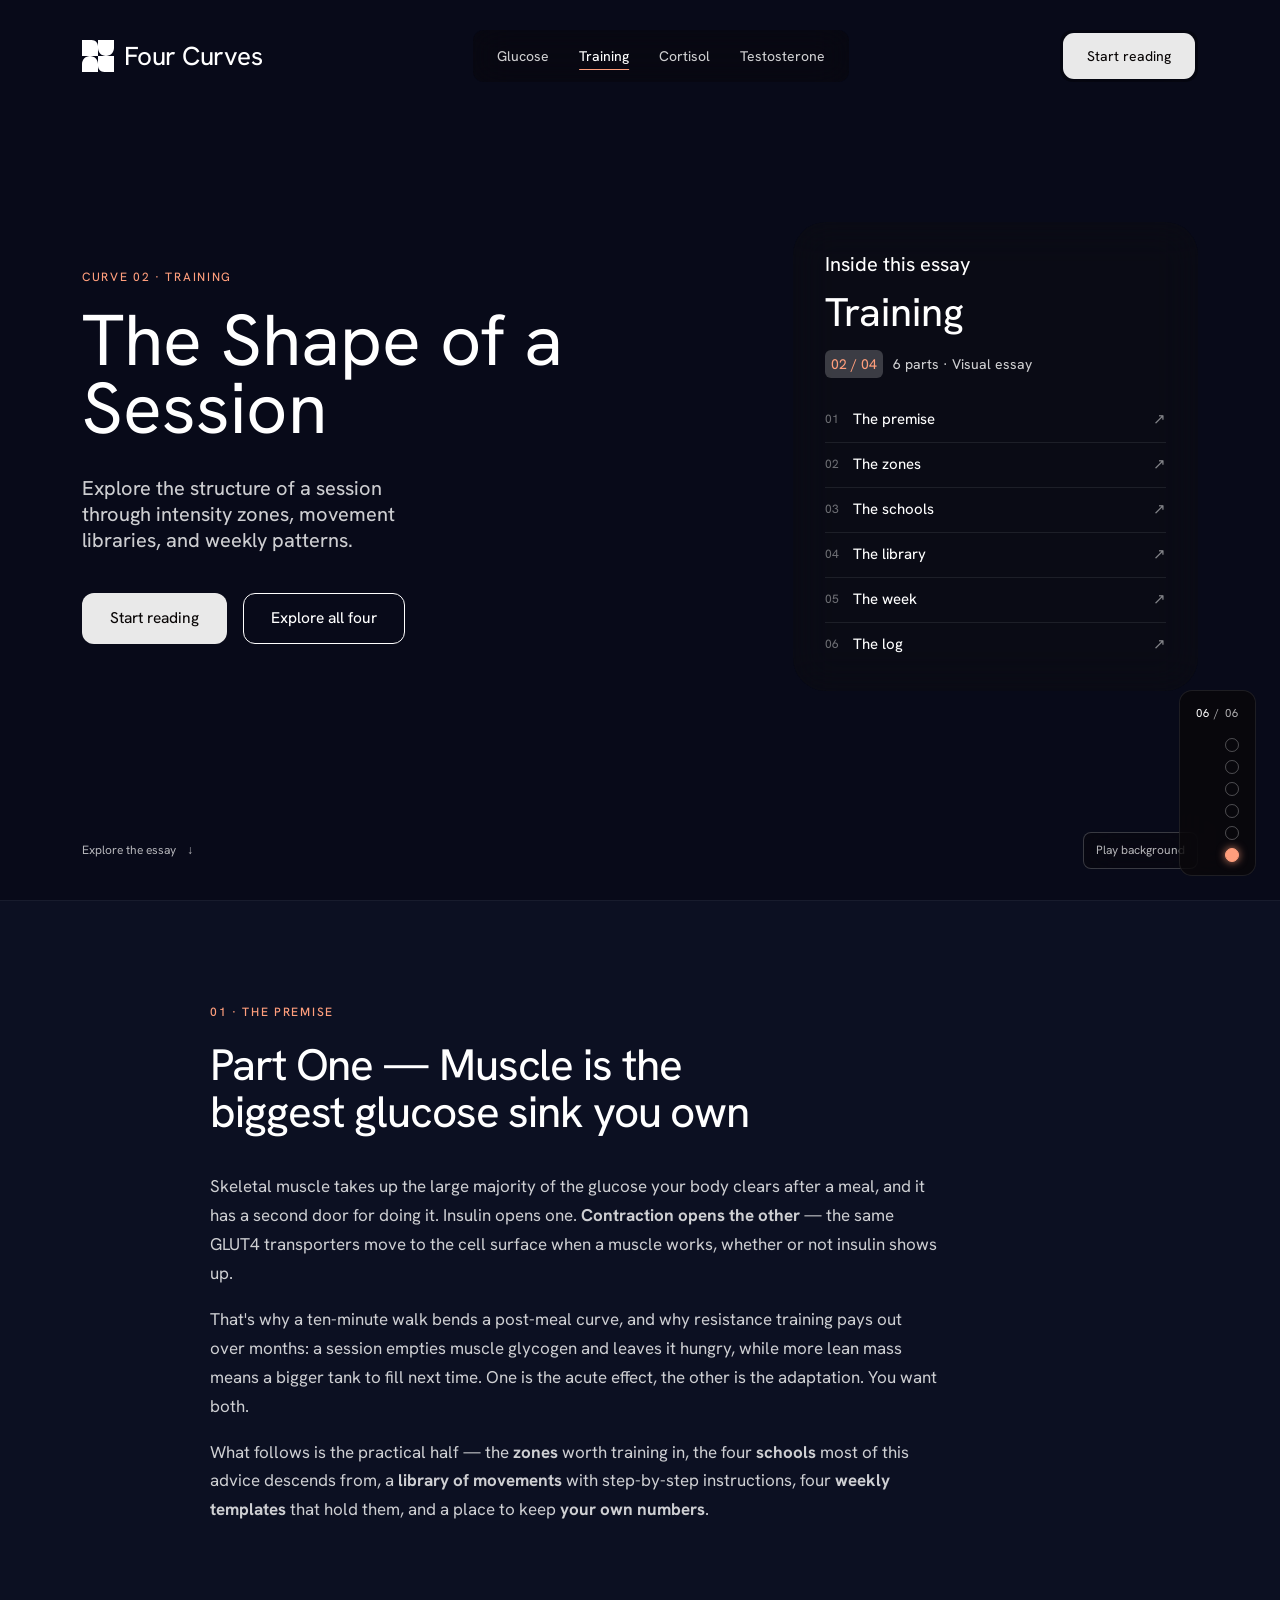
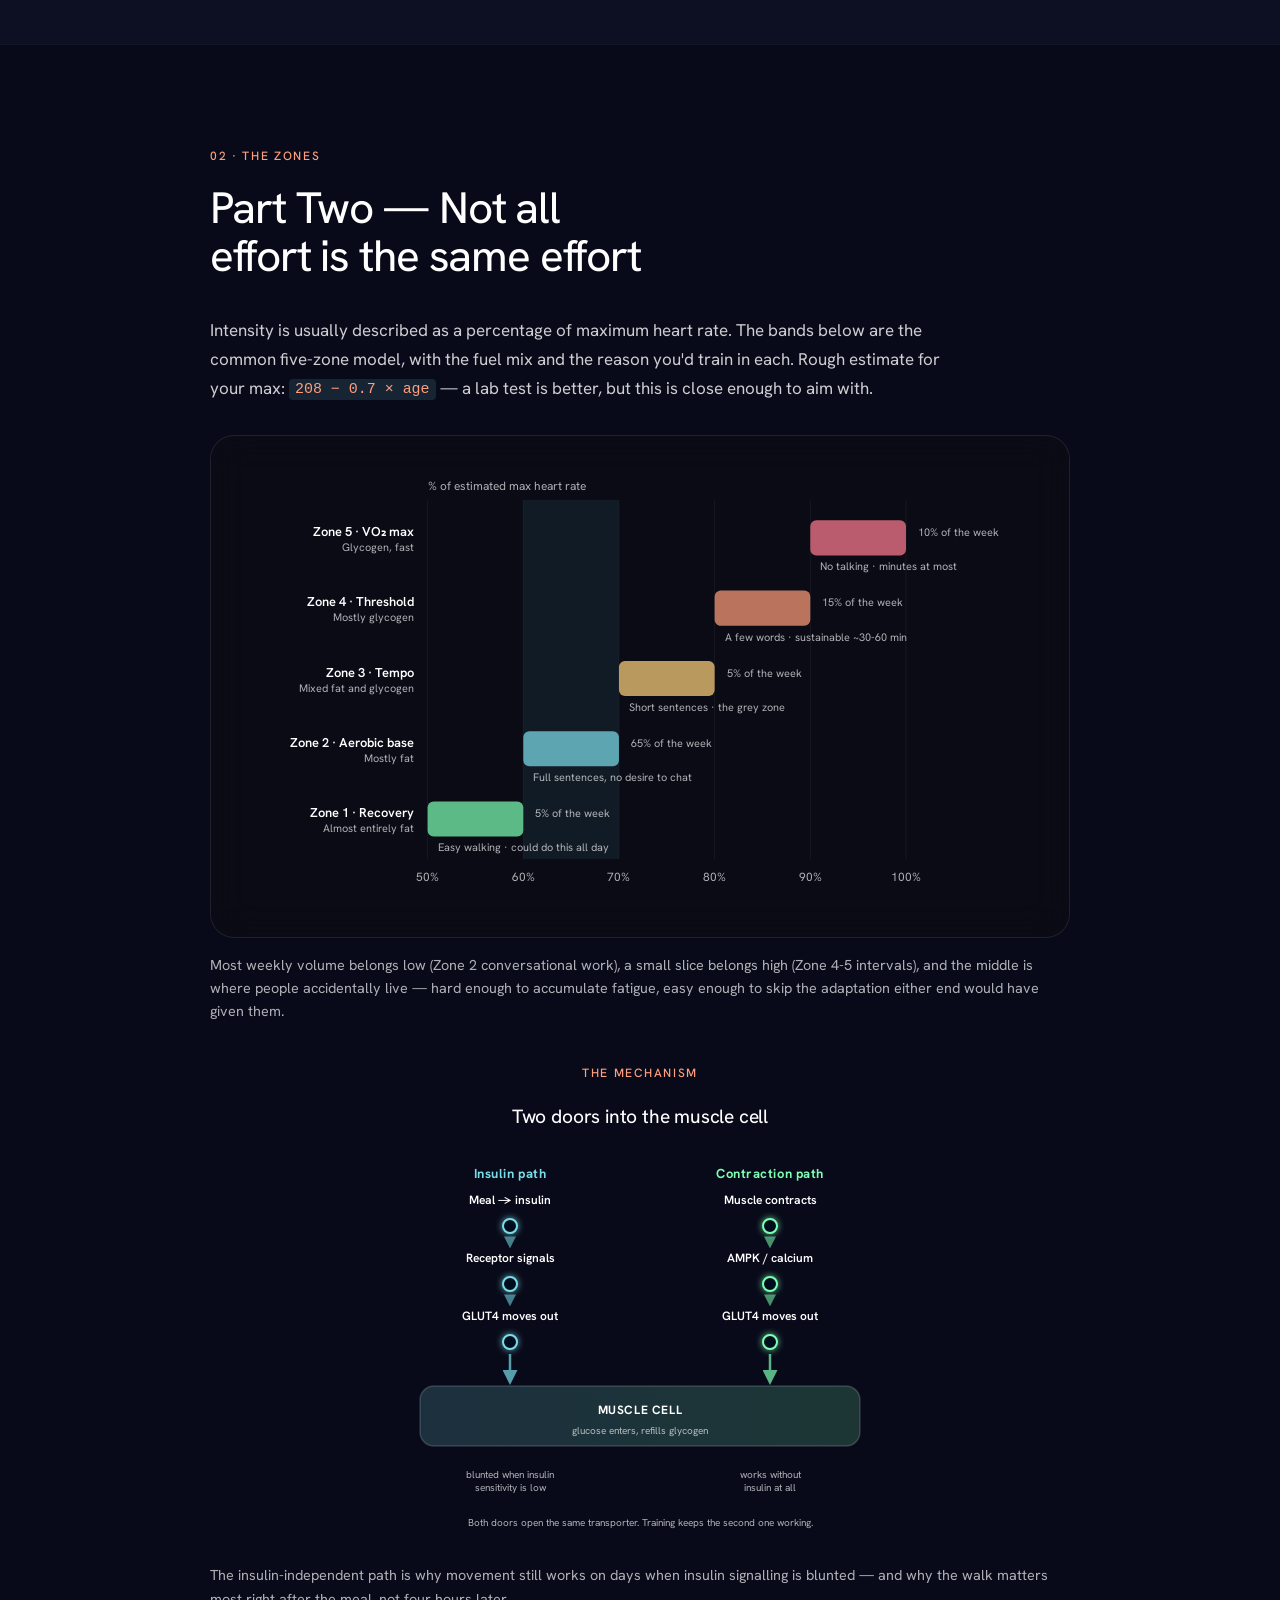
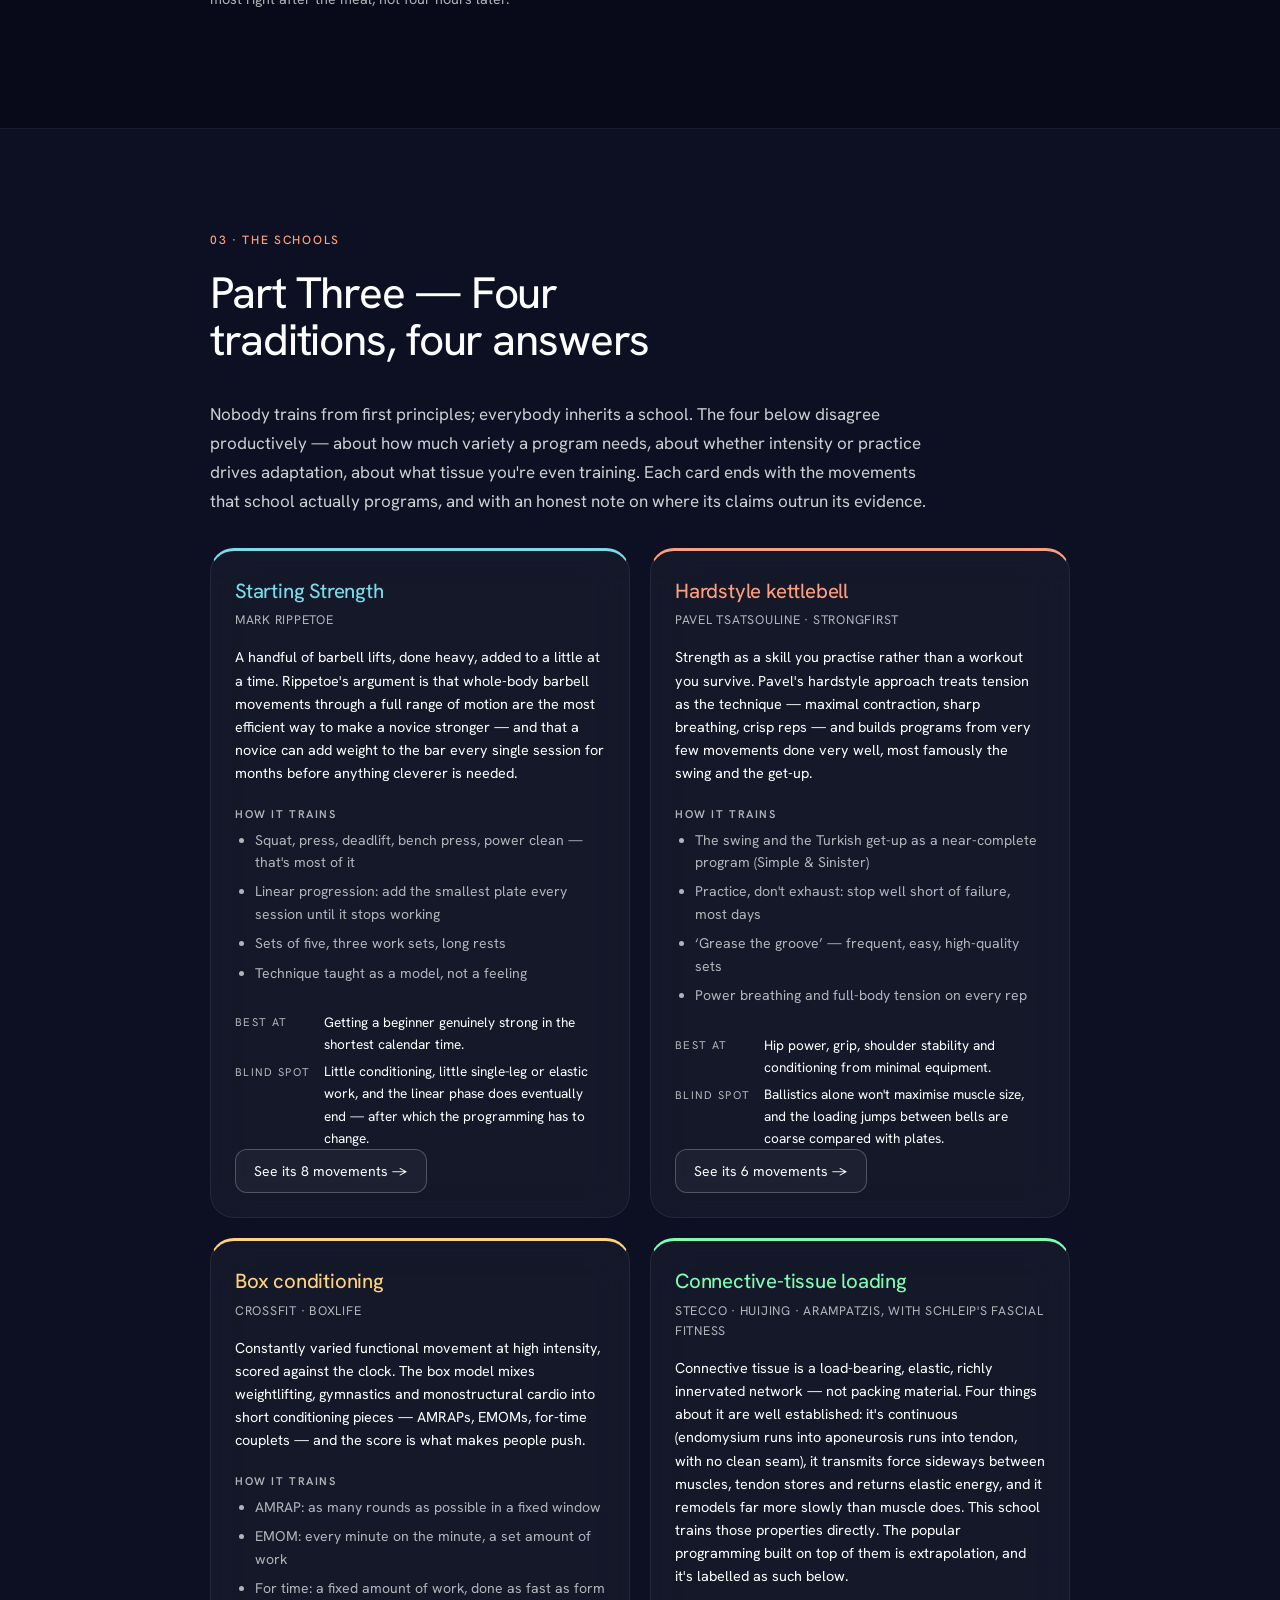
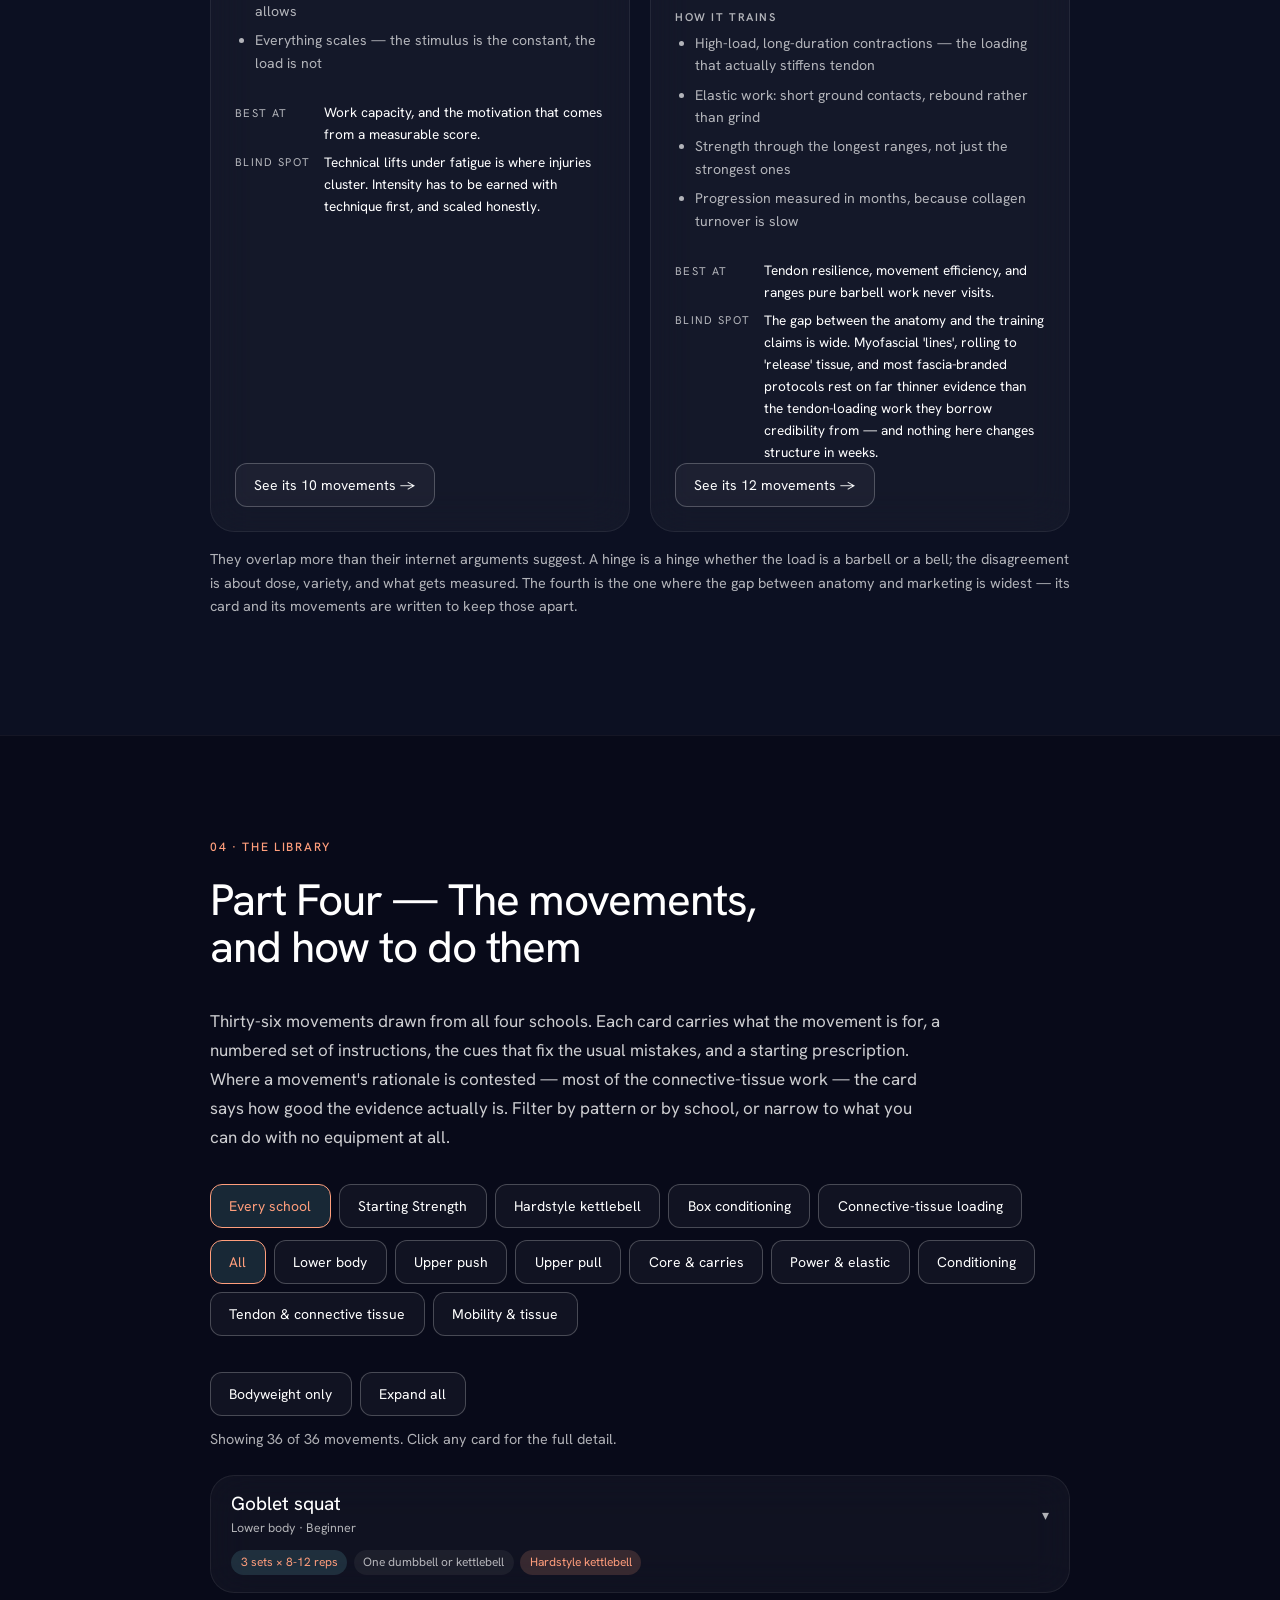
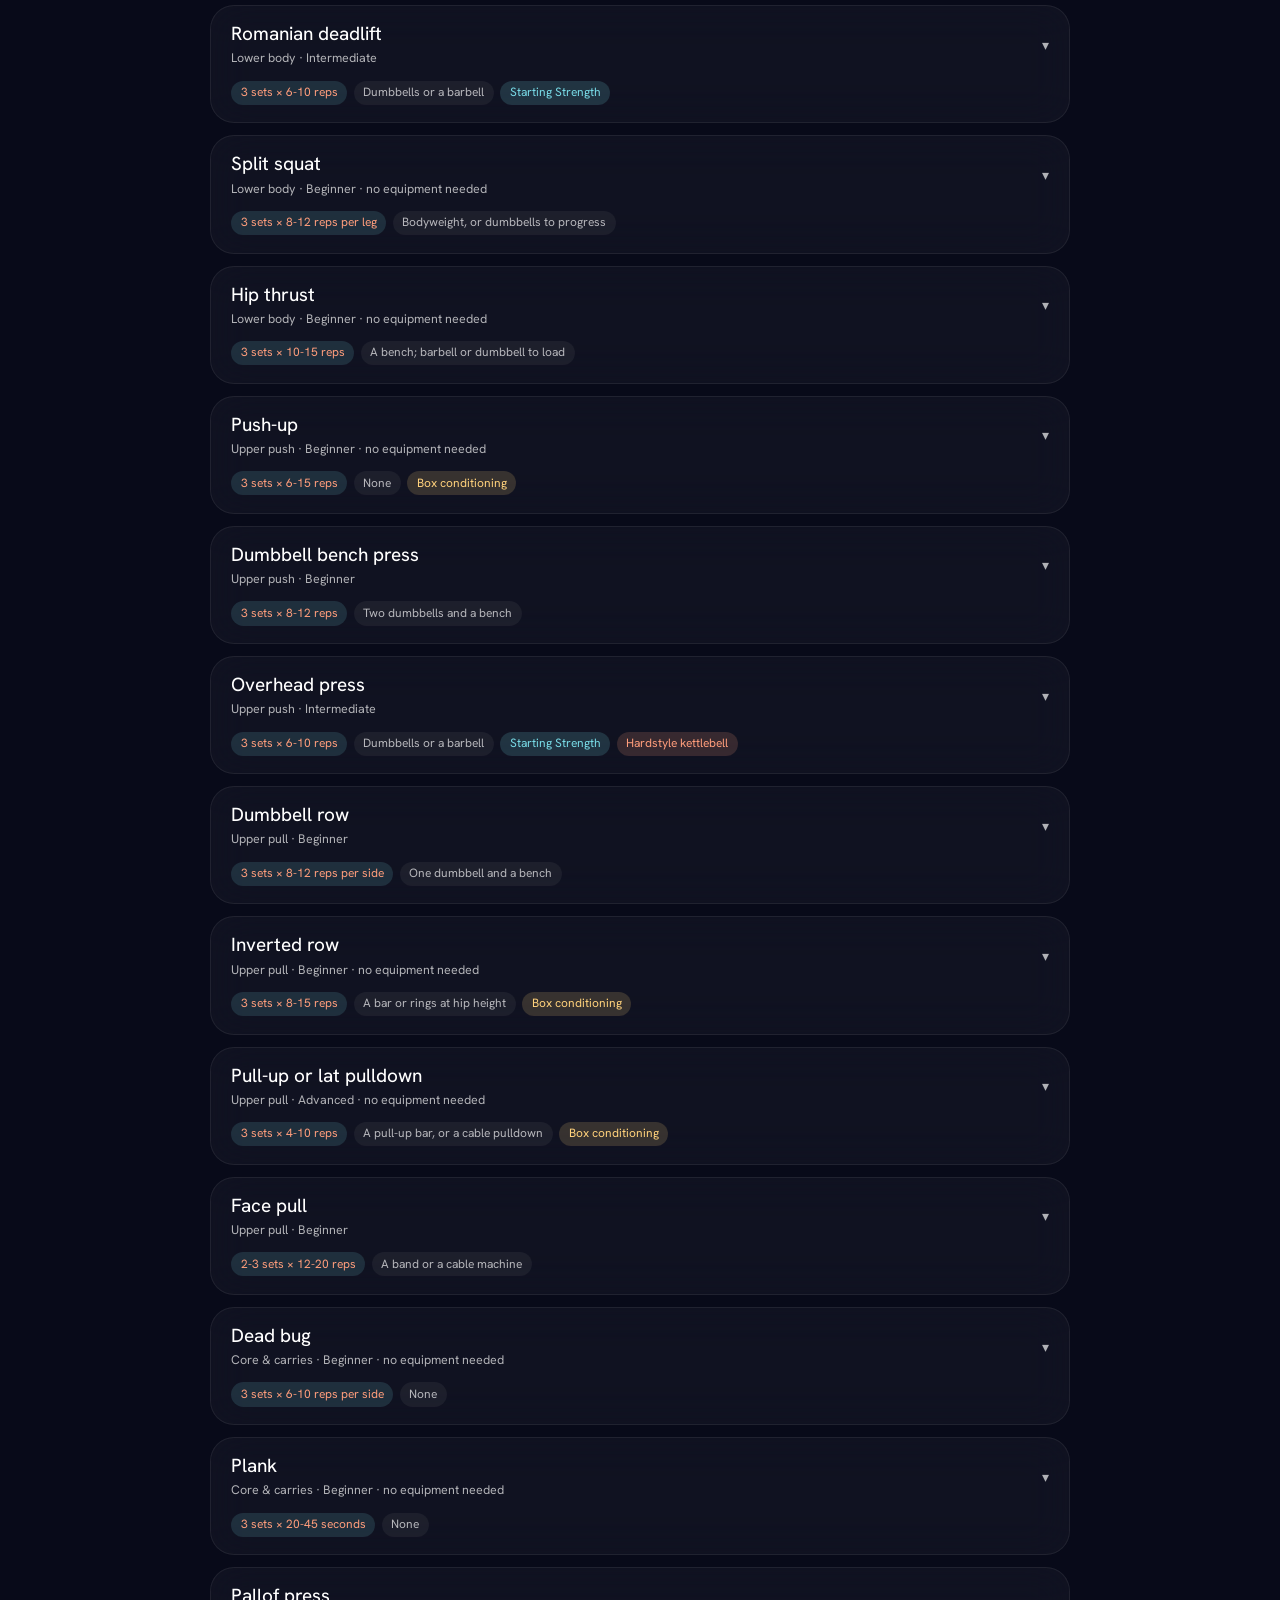
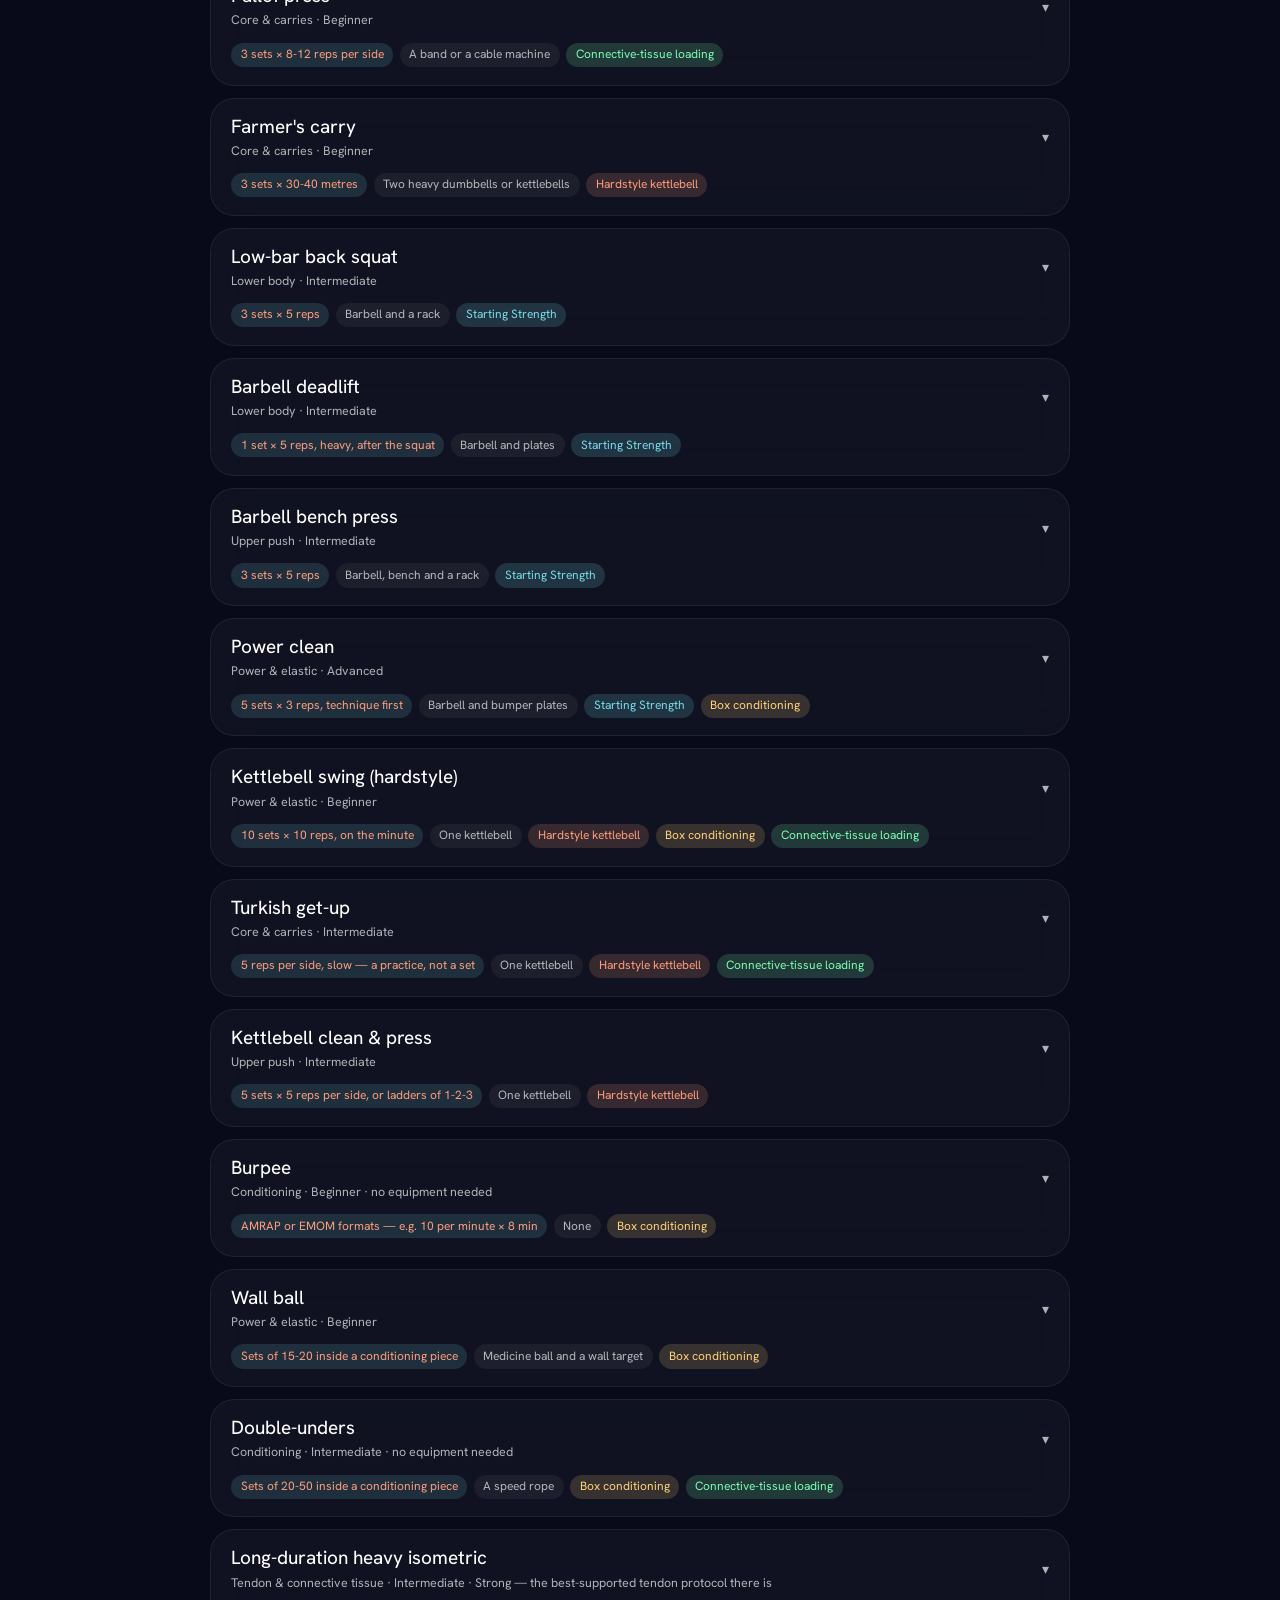
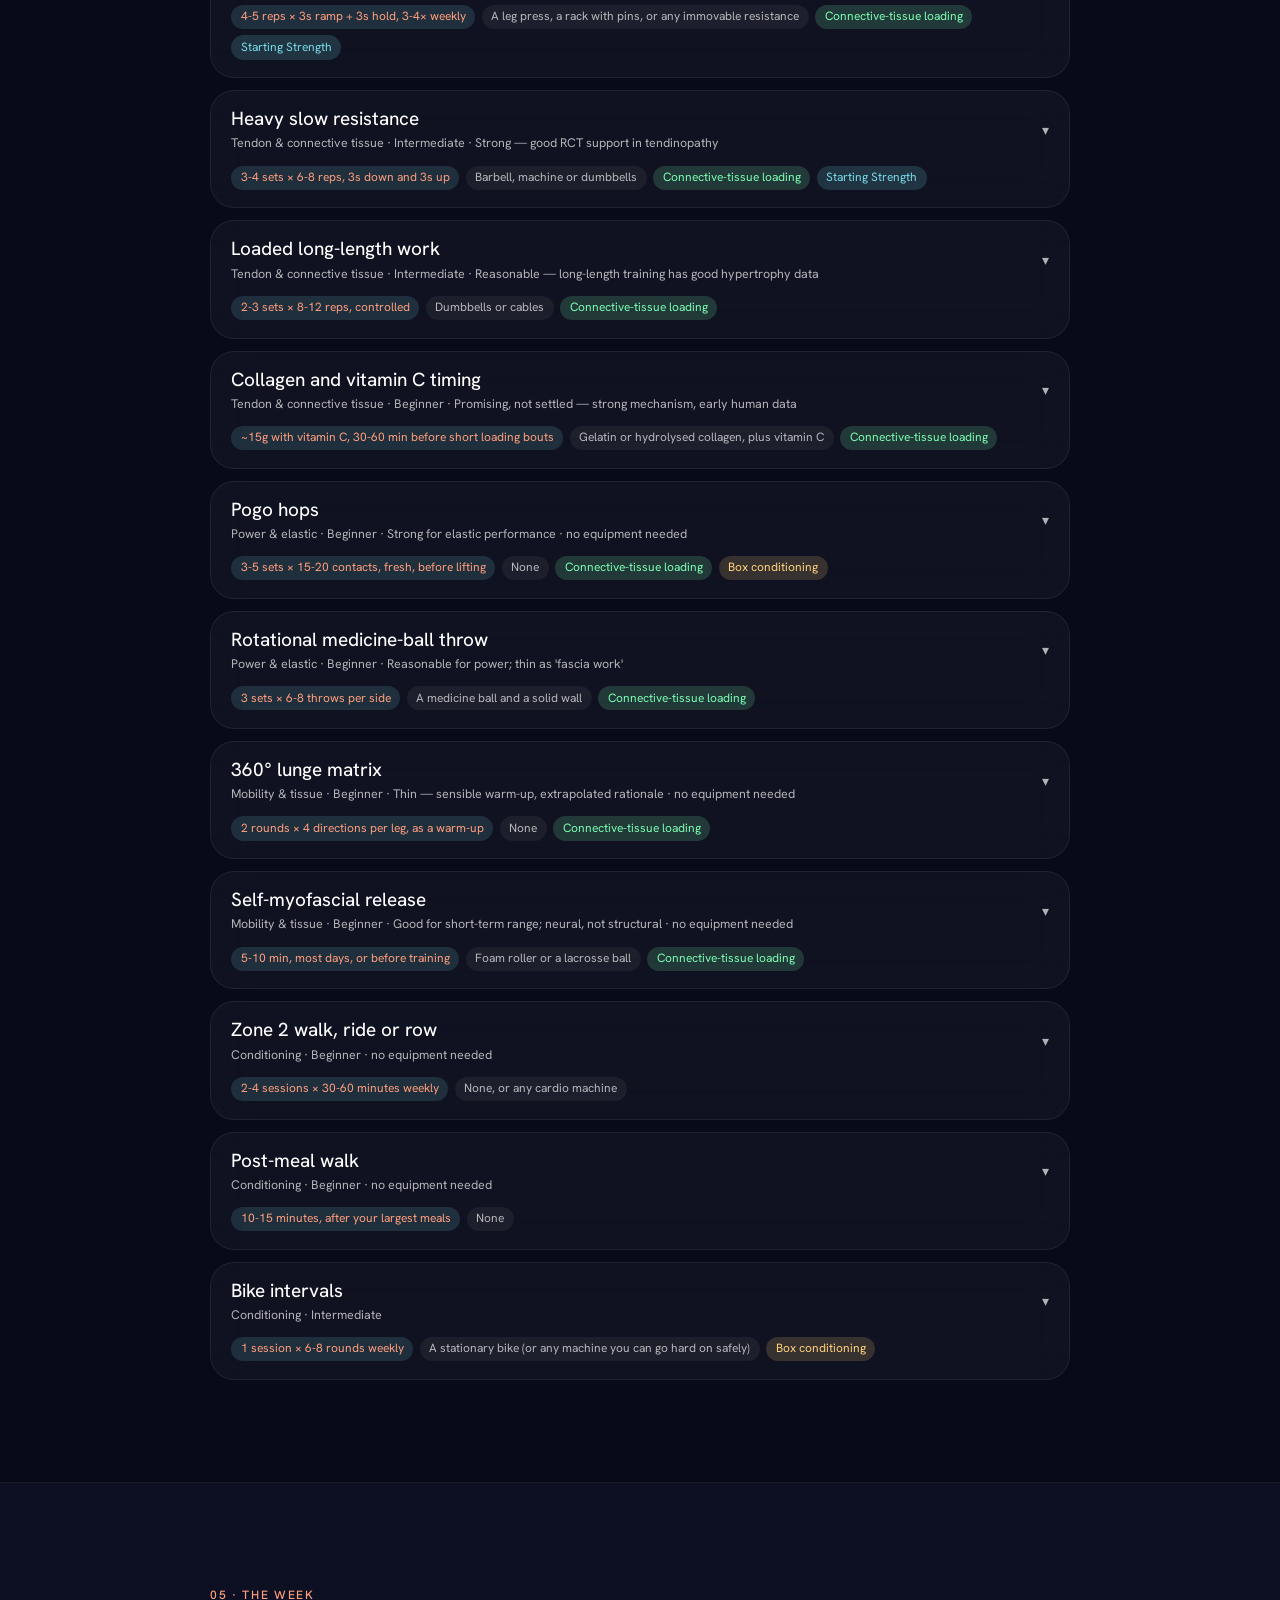
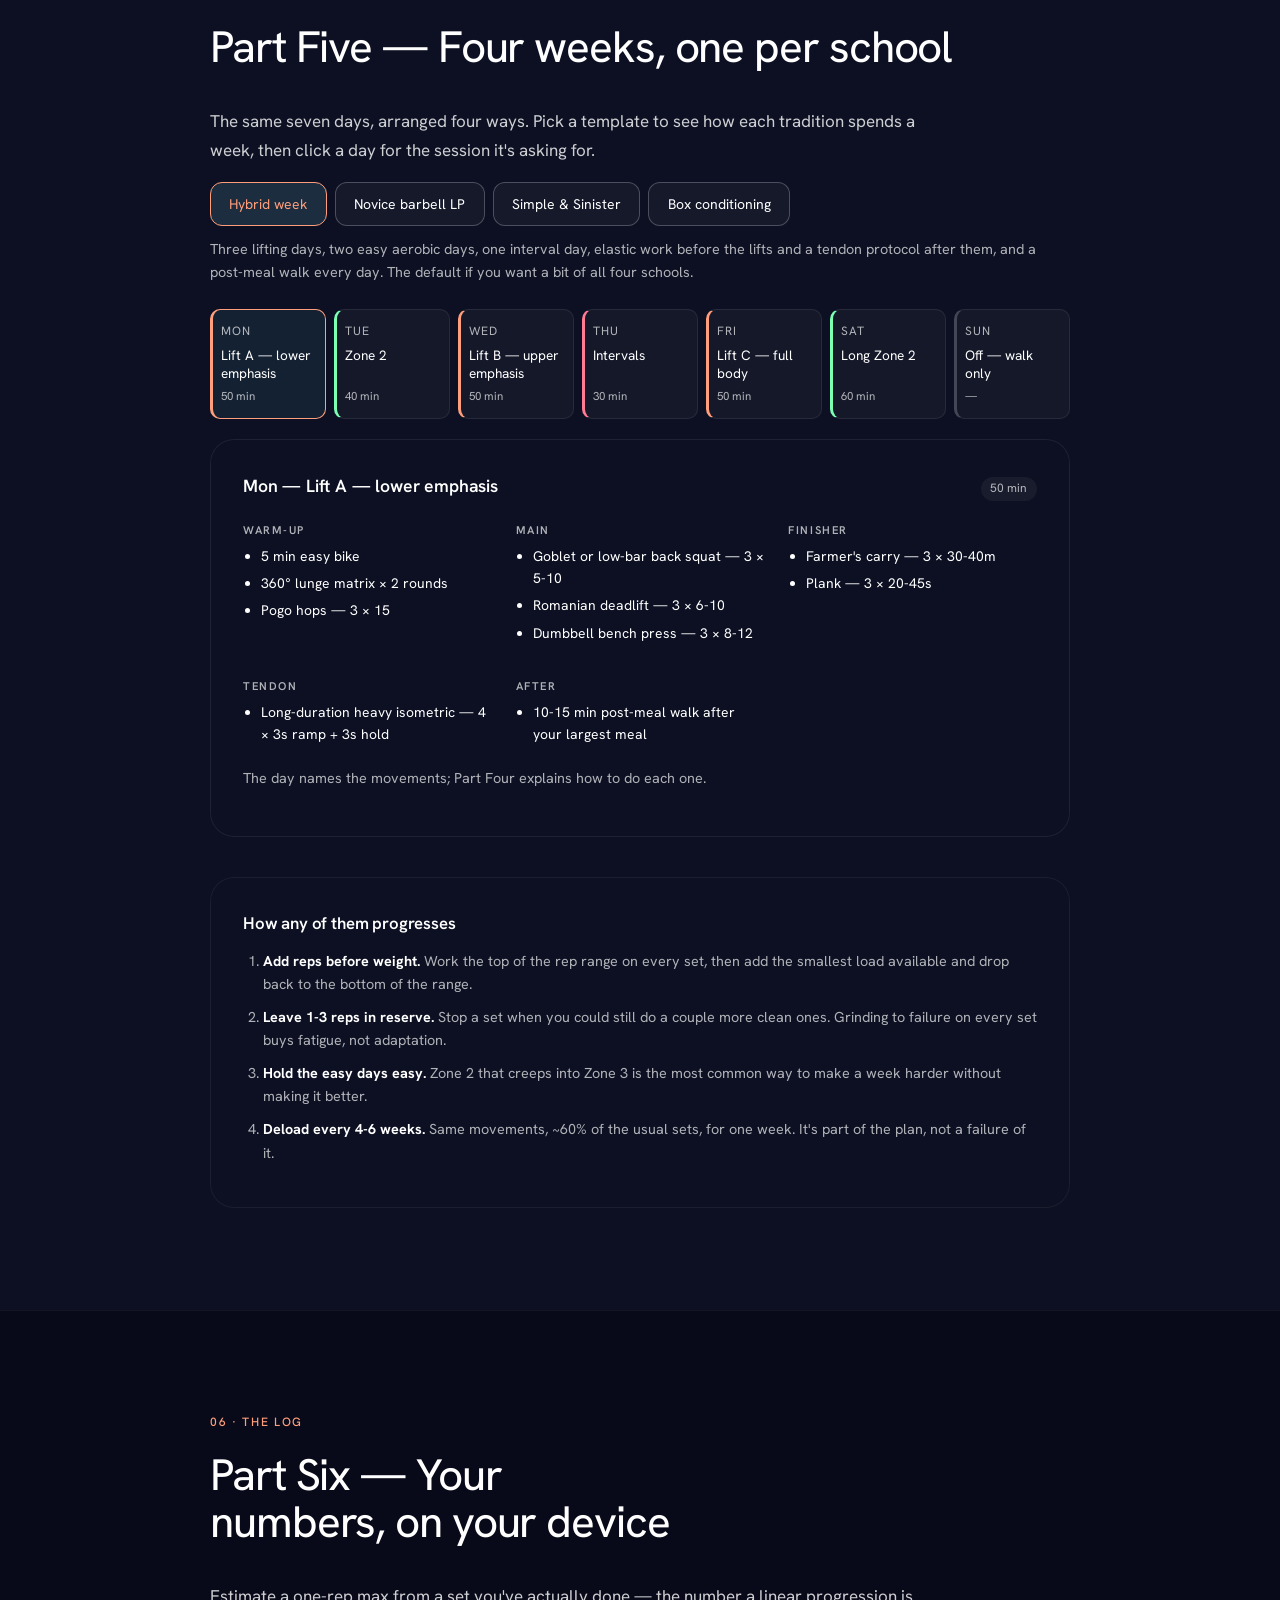
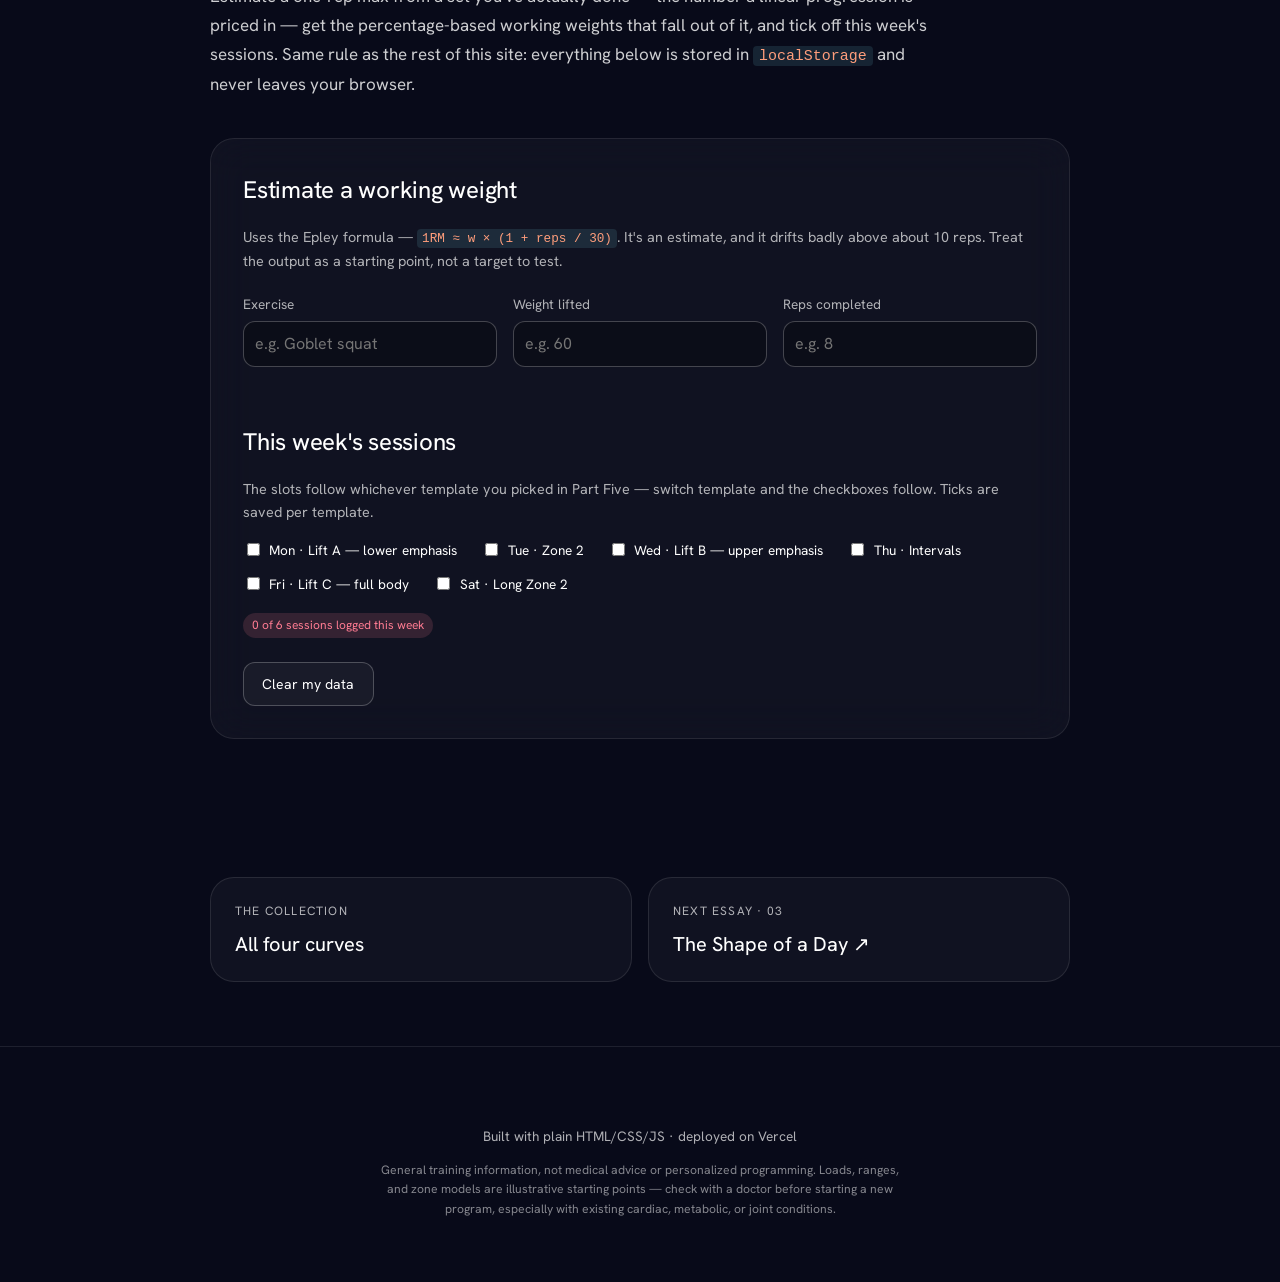
<file: training.html>
<!DOCTYPE html>
<html lang="en">
<head>
  <meta charset="UTF-8" />
  <meta name="viewport" content="width=device-width, initial-scale=1.0" />
  <title>The Shape of a Session</title>
  <meta name="description" content="A scroll-driven guide to training: intensity zones, an exercise library with step-by-step instructions, a weekly template, and a place to log your own numbers." />
  <meta property="og:type" content="website" />
  <meta property="og:site_name" content="Four Curves" />
  <meta property="og:title" content="The Shape of a Session" />
  <meta property="og:description" content="Intensity zones, four schools of training, 32 movements with step-by-step instructions, and four weekly templates." />
  <meta name="twitter:card" content="summary_large_image" />
  <meta name="theme-color" content="#080A19" />
  <link rel="preconnect" href="https://fonts.googleapis.com" />
  <link rel="preconnect" href="https://fonts.gstatic.com" crossorigin />
  <link href="https://fonts.googleapis.com/css2?family=Prata&family=Hanken+Grotesk:wght@400;500;600;700&family=Poppins:wght@500;600&display=swap" rel="stylesheet" />
  <link rel="stylesheet" href="style.css" />
  <link rel="stylesheet" href="components.css" />
  <link href="https://db.onlinewebfonts.com/c/13ab13418f633c1b0516fed6e30bedbc?family=Suisse+Int%27l" rel="stylesheet">
  <link rel="stylesheet" href="landing.css" />
</head>
<body class="fc-essay" data-essay="training">

  <a class="fc-skip" href="#main-content">Skip to content</a>
  <header class="fc-hero">
    <video class="fc-video" autoplay loop muted playsinline aria-hidden="true" tabindex="-1"
      src="https://d8j0ntlcm91z4.cloudfront.net/user_38xzZboKViGWJOttwIXH07lWA1P/hf_20260813_092641_de52eb87-daf2-41db-92cb-7a56eae012a5.mp4"></video>
    <div class="fc-layer">
      <nav class="fc-nav fc-container" aria-label="Main navigation">
        <a class="fc-brand fc-enter fc-down" href="index.html" aria-label="Four Curves home">
          <svg width="32" height="32" viewBox="0 0 256 256" fill="none" aria-hidden="true"><path fill="currentColor" d="M 256 256 L 178 256 C 150.386 256 128 233.614 128 206 L 128 256 L 0 256 L 0 192 C 0 156.654 28.654 128 64 128 C 99.346 128 128 156.654 128 192 L 128 128 L 256 128 Z M 78 0 C 105.614 0 128 22.386 128 50 L 128 0 L 256 0 L 256 64 C 256 99.346 227.346 128 192 128 C 156.654 128 128 99.346 128 64 L 128 128 L 0 128 L 0 0 Z"/></svg>
          <span>Four Curves</span>
        </a>
        <div class="fc-nav-links fc-enter fc-down" style="--delay:100ms">
          <a href="glucose.html">Glucose</a><a href="training.html" aria-current="page">Training</a><a href="cortisol.html">Cortisol</a><a href="testosterone.html">Testosterone</a>
        </div>
        <div class="fc-nav-action fc-enter fc-down" style="--delay:200ms">
          <a class="fc-nav-cta" href="#part-1">Start reading</a>
        </div>
        <button class="fc-toggle fc-enter fc-down" style="--delay:100ms" type="button" aria-label="Toggle menu" aria-expanded="false" aria-controls="fc-menu" hidden>
          <svg class="fc-menu-icon" viewBox="0 0 24 24" fill="none" stroke="currentColor" stroke-width="2" stroke-linecap="round" aria-hidden="true"><path d="M4 6h16M4 12h16M4 18h16"/></svg>
          <svg class="fc-close-icon" viewBox="0 0 24 24" fill="none" stroke="currentColor" stroke-width="2" stroke-linecap="round" aria-hidden="true"><path d="M18 6 6 18M6 6l12 12"/></svg>
        </button>
      </nav>
      <div class="fc-content">
        <div class="fc-container fc-row">
          <div class="fc-copy">
            <p class="fc-essay-kicker fc-enter fc-up" style="--delay:200ms">CURVE 02 · Training</p>
            <h1 class="fc-enter fc-up" style="--delay:300ms" id="main-content" tabindex="-1">The Shape of a Session</h1>
            <p class="fc-subhead fc-enter fc-up" style="--delay:500ms">Explore the structure of a session through intensity zones, movement libraries, and weekly patterns.</p>
            <div class="fc-ctas fc-enter fc-up" style="--delay:700ms">
              <a class="fc-button fc-primary" href="#part-1">Start reading</a>
              <a class="fc-button fc-secondary" href="index.html#part-1">Explore all four</a>
            </div>
          </div>
          <nav class="fc-card fc-contents fc-enter fc-scale" style="--delay:900ms" aria-label="Essay contents">
            <p class="fc-card-label">Inside this essay</p>
            <p class="fc-card-title">Training</p>
            <div class="fc-card-meta"><span class="fc-badge">02 / 04</span><span>6 parts · Visual essay</span></div>
            <ol class="fc-contents-list">
              <li><a href="#part-1"><span class="fc-part-number">01</span><span>The premise</span><span class="fc-part-arrow" aria-hidden="true">↗</span></a></li>
              <li><a href="#part-2"><span class="fc-part-number">02</span><span>The zones</span><span class="fc-part-arrow" aria-hidden="true">↗</span></a></li>
              <li><a href="#part-3"><span class="fc-part-number">03</span><span>The schools</span><span class="fc-part-arrow" aria-hidden="true">↗</span></a></li>
              <li><a href="#part-4"><span class="fc-part-number">04</span><span>The library</span><span class="fc-part-arrow" aria-hidden="true">↗</span></a></li>
              <li><a href="#part-5"><span class="fc-part-number">05</span><span>The week</span><span class="fc-part-arrow" aria-hidden="true">↗</span></a></li>
              <li><a href="#part-6"><span class="fc-part-number">06</span><span>The log</span><span class="fc-part-arrow" aria-hidden="true">↗</span></a></li>
            </ol>
          </nav>
        </div>
      </div>
      <div class="fc-bottom fc-container">
        <a href="#part-1">Explore the essay <span aria-hidden="true">↓</span></a>
        <button class="fc-motion" type="button" hidden>Pause background</button>
      </div>
    </div>
    <div class="fc-overlay" id="fc-menu" aria-hidden="true" inert>
      <div class="fc-backdrop"></div>
      <nav class="fc-panel" aria-label="Mobile navigation">
        <div class="fc-panel-links">
          <a href="glucose.html" style="--link-delay:100ms">Glucose</a>
          <a href="training.html" aria-current="page" style="--link-delay:150ms">Training</a>
          <a href="cortisol.html" style="--link-delay:200ms">Cortisol</a>
          <a href="testosterone.html" style="--link-delay:250ms">Testosterone</a>
        </div>
        <div class="fc-divider"></div>
        <a class="fc-button fc-primary" href="#part-1">Start reading</a>
        <a class="fc-button fc-secondary" href="index.html#part-1">Explore all four</a>
      </nav>
    </div>
  </header>

  <main>

  <!-- SECTION 1: intro text -->
  <section class="reveal" id="part-1">
    <div class="section-inner">
      <p class="eyebrow">01 · THE PREMISE</p>
      <h2>Part One — Muscle is the biggest glucose sink you own</h2>
      <p>
        Skeletal muscle takes up the large majority of the glucose your body
        clears after a meal, and it has a second door for doing it. Insulin
        opens one. <strong>Contraction opens the other</strong> — the same
        GLUT4 transporters move to the cell surface when a muscle works,
        whether or not insulin shows up.
      </p>
      <p>
        That's why a ten-minute walk bends a post-meal curve, and why
        resistance training pays out over months: a session empties muscle
        glycogen and leaves it hungry, while more lean mass means a bigger
        tank to fill next time. One is the acute effect, the other is the
        adaptation. You want both.
      </p>
      <p>
        What follows is the practical half — the <strong>zones</strong>
        worth training in, the four <strong>schools</strong> most of this
        advice descends from, a <strong>library of movements</strong> with
        step-by-step instructions, four <strong>weekly templates</strong>
        that hold them, and a place to keep <strong>your own numbers</strong>.
      </p>
    </div>
  </section>

  <!-- SECTION 2: intensity zones chart + mechanism diagram -->
  <section class="reveal" id="part-2">
    <div class="section-inner">
      <p class="eyebrow">02 · THE ZONES</p>
      <h2>Part Two — Not all effort is the same effort</h2>
      <p>
        Intensity is usually described as a percentage of maximum heart rate.
        The bands below are the common five-zone model, with the fuel mix and
        the reason you'd train in each. Rough estimate for your max:
        <code>208 − 0.7 × age</code> — a lab test is better, but this is
        close enough to aim with.
      </p>
      <div class="chart-wrap">
        <svg id="zones-chart" viewBox="0 0 800 440" preserveAspectRatio="xMidYMid meet"></svg>
      </div>
      <p class="caption">
        Most weekly volume belongs low (Zone 2 conversational work), a small
        slice belongs high (Zone 4-5 intervals), and the middle is where
        people accidentally live — hard enough to accumulate fatigue, easy
        enough to skip the adaptation either end would have given them.
      </p>

      <div class="diagram-block">
        <p class="eyebrow">THE MECHANISM</p>
        <h3>Two doors into the muscle cell</h3>
        <svg id="uptake-diagram" viewBox="0 0 520 400" preserveAspectRatio="xMidYMid meet"></svg>
      </div>
      <p class="caption">
        The insulin-independent path is why movement still works on days when
        insulin signalling is blunted — and why the walk matters most right
        after the meal, not four hours later.
      </p>
    </div>
  </section>

  <!-- SECTION 3: the schools -->
  <section class="reveal" id="part-3">
    <div class="section-inner">
      <p class="eyebrow">03 · THE SCHOOLS</p>
      <h2>Part Three — Four traditions, four answers</h2>
      <p>
        Nobody trains from first principles; everybody inherits a school. The
        four below disagree productively — about how much variety a program
        needs, about whether intensity or practice drives adaptation, about
        what tissue you're even training. Each card ends with the movements
        that school actually programs, and with an honest note on where its
        claims outrun its evidence.
      </p>
      <div id="schools" class="schools-grid"></div>
      <p class="caption">
        They overlap more than their internet arguments suggest. A hinge is a
        hinge whether the load is a barbell or a bell; the disagreement is
        about dose, variety, and what gets measured. The fourth is the one
        where the gap between anatomy and marketing is widest — its card and
        its movements are written to keep those apart.
      </p>
    </div>
  </section>

  <!-- SECTION 4: the exercise library -->
  <section class="reveal" id="part-4">
    <div class="section-inner">
      <p class="eyebrow">04 · THE LIBRARY</p>
      <h2>Part Four — The movements, and how to do them</h2>
      <p>
        Thirty-six movements drawn from all four schools. Each card carries
        what the movement is for, a numbered set of instructions, the cues
        that fix the usual mistakes, and a starting prescription. Where a
        movement's rationale is contested — most of the connective-tissue
        work — the card says how good the evidence actually is. Filter by
        pattern or by school, or narrow to what you can do with no equipment
        at all.
      </p>

      <div class="library-controls">
        <div id="school-filters" class="filter-row" role="group" aria-label="Filter by school"></div>
        <div id="category-filters" class="filter-row" role="group" aria-label="Filter by movement pattern"></div>
        <div class="filter-row">
          <button id="bodyweight-toggle" class="toggle-btn" type="button">Bodyweight only</button>
          <button id="expand-all" class="toggle-btn" type="button">Expand all</button>
        </div>
        <p id="library-count" class="caption"></p>
      </div>

      <div id="exercise-library" class="exercise-library"></div>
    </div>
  </section>

  <!-- SECTION 5: the weekly templates -->
  <section class="reveal" id="part-5">
    <div class="section-inner">
      <p class="eyebrow">05 · THE WEEK</p>
      <h2>Part Five — Four weeks, one per school</h2>
      <p>
        The same seven days, arranged four ways. Pick a template to see how
        each tradition spends a week, then click a day for the session it's
        asking for.
      </p>

      <div id="program-picker" class="filter-row" role="group" aria-label="Choose a weekly template"></div>
      <p id="program-blurb" class="caption program-blurb"></p>

      <div id="week-plan" class="week-plan"></div>
      <div id="day-detail" class="day-detail"></div>

      <div class="rules-block">
        <h3>How any of them progresses</h3>
        <ol class="rules-list">
          <li>
            <strong>Add reps before weight.</strong> Work the top of the rep
            range on every set, then add the smallest load available and
            drop back to the bottom of the range.
          </li>
          <li>
            <strong>Leave 1-3 reps in reserve.</strong> Stop a set when you
            could still do a couple more clean ones. Grinding to failure on
            every set buys fatigue, not adaptation.
          </li>
          <li>
            <strong>Hold the easy days easy.</strong> Zone 2 that creeps into
            Zone 3 is the most common way to make a week harder without
            making it better.
          </li>
          <li>
            <strong>Deload every 4-6 weeks.</strong> Same movements, ~60% of
            the usual sets, for one week. It's part of the plan, not a
            failure of it.
          </li>
        </ol>
      </div>
    </div>
  </section>

  <!-- SECTION 6: make it yours -->
  <section class="reveal" id="part-6">
    <div class="section-inner">
      <p class="eyebrow">06 · THE LOG</p>
      <h2>Part Six — Your numbers, on your device</h2>
      <p>
        Estimate a one-rep max from a set you've actually done — the number
        a linear progression is priced in — get the percentage-based working
        weights that fall out of it, and tick off this week's sessions. Same rule as the rest of this site: everything
        below is stored in <code>localStorage</code> and never leaves your
        browser.
      </p>

      <div class="you-panel">
        <h3>Estimate a working weight</h3>
        <p class="caption">
          Uses the Epley formula — <code>1RM ≈ w × (1 + reps / 30)</code>.
          It's an estimate, and it drifts badly above about 10 reps. Treat
          the output as a starting point, not a target to test.
        </p>

        <form id="oneRM-form" class="labs-form">
          <label>
            <span>Exercise</span>
            <input type="text" id="input-lift" placeholder="e.g. Goblet squat" />
          </label>
          <label>
            <span>Weight lifted</span>
            <input type="number" step="0.5" min="0" id="input-weight" placeholder="e.g. 60" />
          </label>
          <label>
            <span>Reps completed</span>
            <input type="number" step="1" min="1" max="15" id="input-reps" placeholder="e.g. 8" />
          </label>
        </form>
        <div id="oneRM-result" class="homa-result"></div>
        <div id="percent-table" class="percent-table"></div>

        <h3 class="panel-heading">This week's sessions</h3>
        <p class="caption">
          The slots follow whichever template you picked in Part Five —
          switch template and the checkboxes follow. Ticks are saved per
          template.
        </p>
        <div id="session-checks" class="session-checks"></div>
        <div id="session-summary" class="session-summary"></div>

        <button id="clear-training-data" class="toggle-btn" type="button">Clear my data</button>
      </div>

    </div>
  </section>

  </main>

  <nav class="fc-essay-pagination" aria-label="Continue exploring">
    <a href="index.html"><span>THE COLLECTION</span><strong>All four curves</strong></a>
    <a href="cortisol.html"><span>NEXT ESSAY · 03</span><strong>The Shape of a Day <span aria-hidden="true">↗</span></strong></a>
  </nav>

  <footer>
    <p>Built with plain HTML/CSS/JS · deployed on Vercel</p>
    <p class="disclaimer">
      General training information, not medical advice or personalized
      programming. Loads, ranges, and zone models are illustrative starting
      points — check with a doctor before starting a new program, especially
      with existing cardiac, metabolic, or joint conditions.
    </p>
  </footer>

  <nav class="chapter-nav" id="chapter-nav" aria-label="Section navigator">
    <div class="chapter-count">
      <span id="chapter-current">01</span><span class="chapter-total"> / 06</span>
    </div>
    <div class="chapter-dots">
      <button class="chapter-dot" data-target="part-1" aria-label="Jump to Part One"></button>
      <button class="chapter-dot" data-target="part-2" aria-label="Jump to Part Two"></button>
      <button class="chapter-dot" data-target="part-3" aria-label="Jump to Part Three"></button>
      <button class="chapter-dot" data-target="part-4" aria-label="Jump to Part Four"></button>
      <button class="chapter-dot" data-target="part-5" aria-label="Jump to Part Five"></button>
      <button class="chapter-dot" data-target="part-6" aria-label="Jump to Part Six"></button>
    </div>
  </nav>

  <script src="js/landing.js" defer></script>
  <script type="module" src="js/training/main.js"></script>
</body>
</html>
</file>
<file: style.css>
/* Four Curves — foundation.
   The design language is lifted from the SpaceEdu hero: navy ground, cyan
   rules, Prata over Hanken Grotesk, glossy white pills, and one scale unit.

   --u is that unit — one design pixel from a 1353-wide reference. Hero
   geometry is expressed as calc(N * var(--u)) so the whole composition
   scales as a piece. Body copy below the fold uses ordinary type scales,
   because an essay has to reflow as it grows; only the hero is a fixed
   composition. */

:root {
  --u: max(min(.72px, calc(100vh / 700)), min(calc(100vw / 1353), calc(100vh / 1163)));

  --bg: #04101f;
  --bg-alt: #071a2e;
  --bg-card: #061627;
  --text: #ffffff;
  --muted: rgba(255, 255, 255, 0.62);
  --accent: #79dce8;
  --cyan-logo: #5fd0e1;
  --accent-2: #ff9e7c;
  --ok: #7cffb2;
  --warn: #ffd27c;
  --high: #ff7c92;
  --rule: rgba(255, 255, 255, 0.23);
  --hair: rgba(255, 255, 255, 0.09);
  --btn-ink: #071227;

  /* Each essay carries its own accent; the shared cyan is the site's. */
  --essay: var(--accent);

  --font-serif: 'Prata', Georgia, 'Times New Roman', serif;
  --font-body: 'Hanken Grotesk', system-ui, -apple-system, 'Segoe UI', sans-serif;
  --font-logo: 'Poppins', system-ui, sans-serif;
}

@supports (height: 100dvh) {
  :root { --u: max(min(.72px, calc(100dvh / 700)), min(calc(100vw / 1353), calc(100dvh / 1163))); }
}

[data-essay="glucose"]      { --essay: #79dce8; }
[data-essay="training"]     { --essay: #ff9e7c; }
[data-essay="cortisol"]     { --essay: #ffd27c; }
[data-essay="testosterone"] { --essay: #7cffb2; }

* { box-sizing: border-box; }

body {
  margin: 0;
  background: var(--bg);
  color: var(--text);
  font-family: var(--font-body);
  font-size: 1rem;
  line-height: 1.62;
  -webkit-font-smoothing: antialiased;
  -moz-osx-font-smoothing: grayscale;
  overflow-x: hidden;
}

/* ═══ SITE NAV ════════════════════════════════════════════════════════ */
.site-nav {
  position: sticky;
  top: 0;
  z-index: 40;
  display: flex;
  align-items: center;
  justify-content: space-between;
  gap: 1rem;
  flex-wrap: wrap;
  padding: 0.85rem 1.5rem;
  background: rgba(4, 16, 31, 0.78);
  -webkit-backdrop-filter: blur(14px);
  backdrop-filter: blur(14px);
  border-bottom: 1px solid var(--rule);
}

.site-nav-brand {
  font-family: var(--font-logo);
  font-weight: 600;
  font-size: 1.05rem;
  letter-spacing: -0.01em;
  color: var(--text);
  text-decoration: none;
  white-space: nowrap;
}

.site-nav-brand i { font-style: normal; color: var(--cyan-logo); }

.site-nav-links {
  display: flex;
  flex-wrap: wrap;
  align-items: center;
  gap: 0.15rem;
}

.site-nav-links a {
  position: relative;
  padding: 0.45rem 0.9rem;
  font-size: 0.92rem;
  color: rgba(255, 255, 255, 0.78);
  text-decoration: none;
  transition: color 0.2s ease;
}

.site-nav-links a:hover { color: var(--text); }

.site-nav-links a[aria-current="page"] { color: var(--text); }

.site-nav-links a[aria-current="page"]::after {
  content: "";
  position: absolute;
  left: 0.9rem;
  right: 0.9rem;
  bottom: -0.2rem;
  height: 3px;
  border-radius: 2px;
  background: var(--essay, var(--accent));
}

/* ═══ HERO ════════════════════════════════════════════════════════════ */
.hero {
  position: relative;
  overflow: hidden;
  min-height: calc(100vh - 60px);
  display: flex;
  flex-direction: column;
  align-items: center;
  justify-content: center;
  text-align: center;
  padding: calc(70 * var(--u)) calc(26 * var(--u)) calc(150 * var(--u));
  background:
    radial-gradient(ellipse 120% 50% at 50% 108%, color-mix(in srgb, var(--essay) 16%, transparent), transparent 72%),
    radial-gradient(circle at 50% 34%, rgba(121, 220, 232, 0.09), transparent 62%),
    var(--bg);
}

@supports (height: 100dvh) { .hero { min-height: calc(100dvh - 60px); } }

.hero-canvas {
  position: absolute;
  inset: 0;
  width: 100%;
  height: 100%;
  z-index: 0;
  pointer-events: none;
}

.hero-copy {
  position: relative;
  z-index: 1;
  width: 100%;
  max-width: calc(860 * var(--u));
  display: flex;
  flex-direction: column;
  align-items: center;
}

.h-eyebrow {
  font-size: calc(26 * var(--u));
  font-weight: 500;
  line-height: 1;
  letter-spacing: calc(4 * var(--u));
  text-indent: calc(4 * var(--u));
  color: var(--text);
}

.hero h1,
.h-title {
  margin: calc(26 * var(--u)) 0 0;
  font-family: var(--font-serif);
  font-weight: 400;
  font-size: clamp(2.35rem, calc(78 * var(--u)), 5.6rem);
  line-height: 1.06;
  letter-spacing: calc(1 * var(--u));
  color: var(--text);
  text-wrap: balance;
}

.h-rule {
  margin-top: calc(30 * var(--u));
  height: calc(5 * var(--u));
  font-size: 0;
  line-height: 0;
}

.h-rule span {
  display: inline-block;
  vertical-align: top;
  width: calc(100 * var(--u));
  height: 100%;
  border-radius: calc(2.5 * var(--u));
  background: var(--essay);
}

.h-lede,
.hero .subtitle {
  margin: calc(28 * var(--u)) 0 0;
  max-width: calc(560 * var(--u));
  font-size: clamp(0.98rem, calc(18.4 * var(--u)), 1.24rem);
  line-height: 1.62;
  color: rgba(255, 255, 255, 0.95);
  text-wrap: pretty;
}

/* The CTA row: a pill flanked by the neighbouring essays, cropped by the
   screen edges exactly as the planets are in the reference hero. */
/* Full-bleed so the flanking orbs are cropped by the screen edges rather
   than by the copy column — that crop is the composition's signature. */
.h-cta {
  position: relative;
  margin-top: calc(52 * var(--u));
  width: 100vw;
  max-width: 100vw;
  align-self: center;
  height: calc(66 * var(--u));
  text-align: center;
  isolation: isolate;
}

.pill {
  display: inline-flex;
  align-items: center;
  justify-content: center;
  width: calc(232 * var(--u));
  height: calc(66 * var(--u));
  border-radius: calc(33 * var(--u));
  font-size: calc(17 * var(--u));
  font-weight: 700;
  letter-spacing: 0.02em;
  line-height: 1;
  color: var(--btn-ink);
  text-decoration: none;
  background: linear-gradient(180deg, #ffffff 0%, #d6e8f8 4%, #d9ecfe 72%, #ffffff 100%);
  box-shadow:
    0 calc(10 * var(--u)) calc(18 * var(--u)) calc(-8 * var(--u)) rgba(255, 255, 255, 0.5),
    0 0 calc(26 * var(--u)) rgba(255, 255, 255, 0.18),
    inset 0 0 0 calc(2 * var(--u)) rgba(255, 255, 255, 0.9);
}

/* Procedural orbs — no artwork to ship, and each takes its essay's accent. */
.orb {
  position: absolute;
  top: calc(-38 * var(--u));
  z-index: -1;
  width: calc(143 * var(--u));
  height: calc(143 * var(--u));
  border-radius: 50%;
  text-decoration: none;
  background:
    radial-gradient(circle at 34% 30%, color-mix(in srgb, var(--orb) 82%, #ffffff) 0%, var(--orb) 38%, color-mix(in srgb, var(--orb) 42%, #01070f) 78%, #01070f 100%);
  box-shadow:
    0 0 calc(46 * var(--u)) color-mix(in srgb, var(--orb) 34%, transparent),
    inset calc(-8 * var(--u)) calc(-6 * var(--u)) calc(30 * var(--u)) rgba(0, 0, 0, 0.55);
  transition: transform 0.45s cubic-bezier(.22, 1, .36, 1);
}

.orb-l { left: calc(-69.5 * var(--u)); }
.orb-r { right: calc(-64.7 * var(--u)); }
.orb:hover { transform: scale(1.045); }
.orb:active { transform: scale(.99); }

.orb-label {
  position: absolute;
  top: calc(33 * var(--u));
  font-family: var(--font-serif);
  font-weight: 400;
  font-size: calc(16 * var(--u));
  letter-spacing: calc(3.4 * var(--u));
  line-height: 1;
  color: var(--text);
  white-space: nowrap;
  pointer-events: none;
}

.orb-label.label-l { left: calc(96 * var(--u)); }
.orb-label.label-r { right: calc(92 * var(--u)); }

.scroll-cue {
  position: absolute;
  bottom: calc(46 * var(--u));
  text-shadow: 0 1px 12px rgba(2, 8, 20, 0.8);
  left: 50%;
  transform: translateX(-50%);
  color: var(--muted);
  font-size: 0.8rem;
  letter-spacing: 0.16em;
  text-transform: uppercase;
  animation: bob 2.4s ease-in-out infinite;
}

@keyframes bob {
  0%, 100% { transform: translateX(-50%) translateY(0); }
  50% { transform: translateX(-50%) translateY(6px); }
}

@media (prefers-reduced-motion: reduce) {
  .scroll-cue { animation: none; }
  .orb { transition: none; }
  .orb:hover, .orb:active { transform: none; }
}

@media (max-width: 620px) {
  .orb { width: calc(92 * var(--u)); height: calc(92 * var(--u)); top: calc(-14 * var(--u)); }
  .orb-l { left: calc(-46 * var(--u)); }
  .orb-r { right: calc(-46 * var(--u)); }
  .orb-label { top: calc(100% + 26 * var(--u)); font-size: calc(12.5 * var(--u));
    letter-spacing: calc(2.2 * var(--u)); }
  .orb-label.label-l { left: calc(4 * var(--u)); }
  .orb-label.label-r { right: calc(4 * var(--u)); }
  .h-cta { margin-bottom: calc(40 * var(--u)); }
}

/* ═══ SECTIONS ════════════════════════════════════════════════════════ */
section.reveal {
  padding: 6.5rem 1.5rem;
  opacity: 0;
  transform: translateY(24px);
  transition: opacity 0.8s ease, transform 0.8s ease;
}

section.reveal.visible { opacity: 1; transform: translateY(0); }
section.reveal:nth-of-type(odd) { background: var(--bg-alt); }

.section-inner { max-width: 730px; margin: 0 auto; }

h2 {
  margin-top: 0;
  font-family: var(--font-serif);
  font-weight: 400;
  font-size: clamp(1.65rem, 3.2vw, 2.4rem);
  line-height: 1.16;
  letter-spacing: 0.005em;
  text-wrap: balance;
}

h3 { font-weight: 600; letter-spacing: -0.01em; }

.eyebrow {
  margin: 0 0 0.65rem;
  font-size: 0.72rem;
  font-weight: 600;
  letter-spacing: 0.18em;
  text-transform: uppercase;
  color: var(--essay, var(--accent));
}

code {
  background: rgba(121, 220, 232, 0.12);
  color: var(--accent);
  padding: 0.15em 0.4em;
  border-radius: 4px;
  font-size: 0.88em;
}

a { color: var(--accent); text-decoration-color: rgba(121, 220, 232, 0.4); }

.caption { margin-top: 1rem; color: var(--muted); font-size: 0.9rem; }

.chart-wrap {
  margin-top: 2rem;
  background: rgba(2, 9, 18, 0.55);
  border-radius: 14px;
  padding: 1rem;
  border: 1px solid var(--hair);
}

#chart { width: 100%; height: auto; display: block; }
.axis-label { fill: var(--muted); font-size: 12px; }
.legend-label { fill: var(--text); font-size: 13px; }

/* ═══ BUTTONS ═════════════════════════════════════════════════════════ */
.toggle-btn {
  margin-top: 1.5rem;
  padding: 0.6rem 1.15rem;
  background: rgba(255, 255, 255, 0.04);
  color: var(--text);
  border: 1px solid var(--rule);
  border-radius: 999px;
  font-family: inherit;
  font-size: 0.85rem;
  cursor: pointer;
  transition: border-color 0.2s ease, background 0.2s ease, color 0.2s ease;
}

.toggle-btn:hover { border-color: var(--accent); }

.toggle-btn.active {
  background: rgba(121, 220, 232, 0.14);
  border-color: var(--accent);
  color: var(--accent);
}

/* ═══ PANELS & FORMS ══════════════════════════════════════════════════ */
.you-panel {
  margin-top: 2.5rem;
  padding: 1.75rem;
  background: var(--bg-card);
  border: 1px solid var(--hair);
  border-radius: 16px;
}

.you-panel h3 { margin: 0 0 0.5rem; font-size: 1.1rem; }

.labs-form {
  margin-top: 1.25rem;
  display: grid;
  grid-template-columns: repeat(auto-fit, minmax(180px, 1fr));
  gap: 1rem;
}

.labs-form label {
  display: flex;
  flex-direction: column;
  gap: 0.35rem;
  font-size: 0.85rem;
  color: var(--muted);
}

.labs-form input {
  background: rgba(2, 9, 18, 0.6);
  border: 1px solid var(--rule);
  border-radius: 10px;
  padding: 0.55rem 0.7rem;
  color: var(--text);
  font-family: inherit;
  font-size: 0.95rem;
}

.labs-form input:focus { outline: none; border-color: var(--accent); }

.field-tag {
  display: inline-block;
  font-size: 0.75rem;
  padding: 0.15rem 0.55rem;
  border-radius: 999px;
  width: fit-content;
}

.field-tag.ok { background: rgba(124, 255, 178, 0.15); color: var(--ok); }
.field-tag.warn { background: rgba(255, 210, 124, 0.15); color: var(--warn); }
.field-tag.high { background: rgba(255, 124, 146, 0.15); color: var(--high); }

.homa-result { margin-top: 1rem; font-size: 0.9rem; color: var(--text); }

.supp-check {
  display: flex;
  align-items: center;
  gap: 0.4rem;
  font-size: 0.85rem;
  color: var(--text);
  cursor: pointer;
}

/* ═══ DIAGRAMS ════════════════════════════════════════════════════════ */
.diagram-block { margin-top: 2.5rem; text-align: center; }

.diagram-block h3 {
  margin: 0 0 1rem;
  font-family: var(--font-serif);
  font-weight: 400;
  font-size: 1.2rem;
  color: var(--text);
}

.diagram-block svg {
  width: 100%;
  max-width: 520px;
  height: auto;
  display: block;
  margin: 0 auto;
}

.loop-label { fill: var(--text); font-size: 12px; font-weight: 600; }
.loop-sub { fill: var(--muted); font-size: 10px; }
.converge-center { fill: var(--text); font-size: 12px; font-weight: 700; letter-spacing: 0.05em; }

/* ═══ CHAPTER NAV ═════════════════════════════════════════════════════ */
.chapter-nav {
  position: fixed;
  top: 5.5rem;
  right: 2rem;
  z-index: 30;
  display: flex;
  flex-direction: column;
  align-items: flex-end;
  gap: 1rem;
  padding: 0.8rem 1rem;
  background: rgba(4, 16, 31, 0.6);
  -webkit-backdrop-filter: blur(10px);
  backdrop-filter: blur(10px);
  border-radius: 999px;
  border: 1px solid var(--hair);
}

.chapter-count {
  font-size: 0.72rem;
  letter-spacing: 0.1em;
  color: var(--text);
  font-variant-numeric: tabular-nums;
}

.chapter-total { color: var(--muted); }

.chapter-dots { display: flex; flex-direction: column; gap: 0.5rem; align-items: center; }

.chapter-dot {
  width: 7px;
  height: 7px;
  padding: 0;
  border-radius: 50%;
  border: 1px solid rgba(255, 255, 255, 0.28);
  background: transparent;
  cursor: pointer;
  transition: background 0.2s ease, border-color 0.2s ease, box-shadow 0.2s ease;
}

.chapter-dot:hover { border-color: var(--essay, var(--accent)); }

.chapter-dot.active {
  background: var(--essay, var(--accent));
  border-color: var(--essay, var(--accent));
  box-shadow: 0 0 8px color-mix(in srgb, var(--essay, var(--accent)) 80%, transparent);
}

@media (max-width: 900px) { .chapter-nav { display: none; } }

@media (max-width: 620px) {
  .site-nav { padding: 0.7rem 1rem; gap: 0.5rem; }
  .site-nav-links a { padding: 0.35rem 0.55rem; font-size: 0.85rem; }
  .site-nav-links a[aria-current="page"]::after { left: 0.55rem; right: 0.55rem; }
  section.reveal { padding: 4.5rem 1.25rem; }
}

/* ═══ FOOTER ══════════════════════════════════════════════════════════ */
footer {
  text-align: center;
  padding: 4rem 1.5rem;
  color: var(--muted);
  font-size: 0.85rem;
  border-top: 1px solid var(--hair);
}

footer .disclaimer {
  max-width: 520px;
  margin: 0.75rem auto 0;
  font-size: 0.76rem;
  opacity: 0.75;
}

/* ═══ FOCUS ═══════════════════════════════════════════════════════════ */
a:focus-visible,
button:focus-visible,
input:focus-visible {
  outline: 2px solid var(--accent);
  outline-offset: 3px;
}

/* ═══ ENTRANCE ════════════════════════════════════════════════════════
   Lifted from the reference hero: DRAW rules scale from centre · REVEAL
   type rises out of a mask · RISE copy lifts · SETTLE pills resolve.
   Runs once; the driver then removes both classes and the page is left in
   its authored static state. */
@keyframes ent-reveal { from { transform: translateY(115%); } to { transform: translateY(0); } }
@keyframes ent-rise { from { opacity: 0; transform: translateY(var(--rise, 10px)); } to { opacity: 1; transform: none; } }
@keyframes ent-settle { from { opacity: 0; transform: translateY(var(--rise, 8px)) scale(.965); } to { opacity: 1; transform: none; } }
@keyframes ent-draw { from { transform: scaleX(0); } to { transform: scaleX(1); } }
@keyframes ent-fade { from { opacity: 0; } to { opacity: 1; } }

.anim {
  --e-expo: cubic-bezier(.16, 1, .3, 1);
  --e-quint: cubic-bezier(.22, 1, .36, 1);
  --e-slow: cubic-bezier(.4, 0, .2, 1);
}

.ent-mask, .ent-line { display: block; }
.anim .ent-mask { overflow: hidden; padding-top: .18em; margin-top: -.18em; }
.anim .ent-line { transform: translateY(115%); will-change: transform; }
.anim .h-rule span { transform: scaleX(0); }
.anim .h-lede, .anim .hero .subtitle, .anim .pill, .anim .orb,
.anim .orb-label, .anim .scroll-cue, .anim .hero-canvas { opacity: 0; }

.anim.play .hero-canvas { animation: ent-fade 1.6s var(--e-slow) .25s both; }
.anim.play .h-eyebrow .ent-line { animation: ent-reveal .75s var(--e-expo) .3s both; }
.anim.play .h-title .ent-line { animation: ent-reveal .95s var(--e-expo) .44s both; }
.anim.play .h-rule span { animation: ent-draw .65s var(--e-expo) .78s both; }
.anim.play .h-lede, .anim.play .hero .subtitle {
  --rise: calc(12 * var(--u)); animation: ent-rise .7s var(--e-quint) .86s both; }
.anim.play .orb-label.label-l { --rise: calc(8 * var(--u)); animation: ent-rise .6s var(--e-quint) 1.04s both; }
.anim.play .orb-label.label-r { --rise: calc(8 * var(--u)); animation: ent-rise .6s var(--e-quint) 1.1s both; }
.anim.play .orb { animation: ent-fade .8s var(--e-quint) .96s both; }
.anim.play .pill { --rise: calc(8 * var(--u)); animation: ent-settle .7s var(--e-quint) 1.14s both; }
.anim.play .scroll-cue { animation: ent-fade .6s var(--e-quint) 1.42s both; }
</file>
<file: components.css>
/* exercise.html — components that don't exist on the nutrition page.
   Everything here layers on top of style.css and reuses its variables. */

/* --- shared bits ---------------------------------------------------- */
.tag {
  display: inline-block;
  font-size: 0.75rem;
  padding: 0.15rem 0.6rem;
  border-radius: 999px;
  background: rgba(121, 220, 232, 0.14);
  color: var(--accent);
  white-space: nowrap;
}

.tag.subtle {
  background: rgba(255, 255, 255, 0.05);
  color: var(--muted);
}

.tag.school-tag {
  background: color-mix(in srgb, var(--school) 16%, transparent);
  color: var(--school);
}

.detail-label {
  margin: 1.25rem 0 0.35rem;
  font-size: 0.7rem;
  font-weight: 600;
  letter-spacing: 0.14em;
  text-transform: uppercase;
  color: var(--muted);
}

.detail-text {
  margin: 0;
  font-size: 0.9rem;
  color: var(--text);
}

a {
  color: var(--accent);
  text-decoration-color: rgba(121, 220, 232, 0.4);
}

/* --- Part Two: zone chart labels ------------------------------------ */
#zones-chart { width: 100%; height: auto; display: block; }

.zone-name { fill: var(--text); font-size: 13px; font-weight: 600; }
.zone-sub { fill: var(--muted); font-size: 11px; }
.zone-feel { fill: var(--muted); font-size: 11px; }
.uptake-heading { font-size: 13px; font-weight: 700; letter-spacing: 0.04em; }

/* --- Part Three: the schools ---------------------------------------- */
.schools-grid {
  margin-top: 2rem;
  display: grid;
  grid-template-columns: repeat(auto-fit, minmax(300px, 1fr));
  gap: 1.25rem;
}

.school-card {
  display: flex;
  flex-direction: column;
  padding: 1.5rem;
  background: var(--bg-card);
  border: 1px solid rgba(255, 255, 255, 0.07);
  border-top: 3px solid var(--school);
  border-radius: 14px;
}

.school-head h3 {
  margin: 0;
  font-family: var(--font-serif);
  font-weight: 400;
  font-size: 1.28rem;
  color: var(--school);
}

.school-lineage {
  margin: 0.15rem 0 0;
  font-size: 0.78rem;
  letter-spacing: 0.06em;
  text-transform: uppercase;
  color: var(--muted);
}

.school-thesis {
  margin: 1rem 0 0;
  font-size: 0.9rem;
  line-height: 1.6;
}

.school-verdict {
  margin: 1.25rem 0 0;
  display: grid;
  grid-template-columns: auto 1fr;
  gap: 0.35rem 0.85rem;
  font-size: 0.85rem;
}

.school-verdict dt {
  color: var(--muted);
  font-size: 0.7rem;
  letter-spacing: 0.12em;
  text-transform: uppercase;
  padding-top: 0.15rem;
}

.school-verdict dd { margin: 0; color: var(--text); }

.school-jump {
  margin-top: auto;
  align-self: flex-start;
}

.school-jump:hover { border-color: var(--school); color: var(--school); }

/* --- Part Four: the library ----------------------------------------- */
.library-controls { margin-top: 2rem; }

.filter-row {
  display: flex;
  flex-wrap: wrap;
  gap: 0.5rem;
  margin-bottom: 0.75rem;
}

.filter-chip { margin-top: 0; }

.school-chip.active {
  background: color-mix(in srgb, var(--school) 15%, transparent);
  border-color: var(--school);
  color: var(--school);
}

#library-count { margin-top: 0.25rem; }

.exercise-library {
  margin-top: 1.5rem;
  display: flex;
  flex-direction: column;
  gap: 0.75rem;
}

.exercise-card {
  background: var(--bg-card);
  border: 1px solid rgba(255, 255, 255, 0.07);
  border-radius: 14px;
  padding: 1rem 1.25rem 1.1rem;
  transition: border-color 0.2s ease, background 0.2s ease;
}

.exercise-card:hover { border-color: rgba(121, 220, 232, 0.35); }

.exercise-card.open {
  border-color: var(--accent);
  background: rgba(121, 220, 232, 0.04);
}

.exercise-head {
  display: flex;
  align-items: center;
  justify-content: space-between;
  gap: 1rem;
  width: 100%;
  padding: 0;
  background: none;
  border: none;
  color: inherit;
  font: inherit;
  text-align: left;
  cursor: pointer;
}

.exercise-title {
  display: flex;
  flex-direction: column;
  gap: 0.15rem;
}

.exercise-name {
  font-family: var(--font-serif);
  font-weight: 400;
  font-size: 1.12rem;
  line-height: 1.25;
  color: var(--text);
}

.exercise-meta {
  font-size: 0.78rem;
  color: var(--muted);
}

.exercise-chevron {
  color: var(--muted);
  font-size: 0.9rem;
  transition: transform 0.2s ease, color 0.2s ease;
}

.exercise-card.open .exercise-chevron {
  transform: rotate(180deg);
  color: var(--accent);
}

.exercise-summary {
  display: flex;
  flex-wrap: wrap;
  gap: 0.4rem;
  margin-top: 0.75rem;
}

.exercise-detail {
  margin-top: 1rem;
  padding-top: 1rem;
  border-top: 1px solid rgba(255, 255, 255, 0.07);
}

.exercise-why {
  margin: 0;
  font-size: 0.92rem;
  color: var(--text);
}

.step-list,
.cue-list {
  margin: 0;
  padding-left: 1.25rem;
  font-size: 0.88rem;
  color: var(--text);
}

.step-list li,
.cue-list li { margin-bottom: 0.4rem; }

.cue-list { color: var(--muted); }

/* --- Part Five: the week -------------------------------------------- */
.program-blurb { margin-top: 0.25rem; }

.week-plan {
  margin-top: 1.5rem;
  display: grid;
  grid-template-columns: repeat(7, 1fr);
  gap: 0.5rem;
}

.day-card {
  display: flex;
  flex-direction: column;
  gap: 0.3rem;
  padding: 0.75rem 0.5rem;
  min-height: 110px;
  background: var(--bg-card);
  border: 1px solid rgba(255, 255, 255, 0.08);
  border-radius: 10px;
  color: var(--text);
  font: inherit;
  text-align: left;
  cursor: pointer;
  transition: border-color 0.2s ease, background 0.2s ease, transform 0.15s ease;
}

.day-card:hover { transform: translateY(-2px); }

.day-card[data-kind="lift"] { border-left: 3px solid var(--accent); }
.day-card[data-kind="hard"] { border-left: 3px solid var(--high); }
.day-card[data-kind="easy"] { border-left: 3px solid var(--ok); }
.day-card[data-kind="off"] { border-left: 3px solid rgba(255, 255, 255, 0.2); }

.day-card.active {
  border-color: var(--accent);
  background: rgba(121, 220, 232, 0.08);
}

.day-name {
  font-size: 0.75rem;
  letter-spacing: 0.1em;
  text-transform: uppercase;
  color: var(--muted);
}

.day-title { font-size: 0.85rem; line-height: 1.35; }

.day-duration {
  margin-top: auto;
  font-size: 0.72rem;
  color: var(--muted);
}

.day-detail {
  margin-top: 1.25rem;
  padding: 1.25rem 1.5rem 1.5rem;
  background: var(--bg-alt);
  border: 1px solid rgba(255, 255, 255, 0.07);
  border-radius: 14px;
}

.day-detail-head {
  display: flex;
  align-items: baseline;
  justify-content: space-between;
  gap: 1rem;
}

.day-detail-head h3 { margin: 0; font-size: 1.1rem; }

.detail-blocks {
  display: grid;
  grid-template-columns: repeat(auto-fit, minmax(200px, 1fr));
  gap: 0.5rem 1.5rem;
}

.detail-items {
  margin: 0;
  padding-left: 1.1rem;
  font-size: 0.87rem;
  color: var(--text);
}

.detail-items li { margin-bottom: 0.3rem; }

.rules-block {
  margin-top: 2.5rem;
  padding: 1.5rem;
  background: var(--bg-alt);
  border: 1px solid rgba(255, 255, 255, 0.06);
  border-radius: 14px;
}

.rules-block h3 { margin: 0 0 0.75rem; font-size: 1.05rem; }

.rules-list {
  margin: 0;
  padding-left: 1.25rem;
  font-size: 0.9rem;
  color: var(--muted);
}

.rules-list li { margin-bottom: 0.6rem; }
.rules-list strong { color: var(--text); }

/* --- Part Six: the log ---------------------------------------------- */
/* .you-panel h3 sets a margin shorthand, so this needs the same specificity. */
.you-panel .panel-heading { margin-top: 2.25rem; }

.percent-table { margin-top: 1.25rem; overflow-x: auto; }

.pct-table {
  width: 100%;
  border-collapse: collapse;
  font-size: 0.85rem;
}

.pct-table th {
  text-align: left;
  padding: 0.45rem 0.6rem;
  color: var(--muted);
  font-weight: 600;
  font-size: 0.72rem;
  letter-spacing: 0.1em;
  text-transform: uppercase;
  border-bottom: 1px solid rgba(255, 255, 255, 0.1);
}

.pct-table td {
  padding: 0.45rem 0.6rem;
  border-bottom: 1px solid rgba(255, 255, 255, 0.05);
}

.pct-weight { color: var(--accent); font-weight: 600; }
.pct-use { color: var(--muted); }

.session-checks {
  margin-top: 0.75rem;
  display: flex;
  flex-wrap: wrap;
  gap: 0.75rem 1.5rem;
}

.session-summary { margin-top: 1rem; }

#clear-training-data { margin-top: 1.5rem; }

/* --- responsive ------------------------------------------------------ */
@media (max-width: 720px) {
  .week-plan { grid-template-columns: repeat(2, 1fr); }
  .day-card { min-height: 96px; }
  .exercise-head { align-items: flex-start; }
}

/* --- landing page ----------------------------------------------------- */
.essay-grid {
  margin-top: 2.5rem;
  display: grid;
  grid-template-columns: repeat(auto-fit, minmax(300px, 1fr));
  gap: 1.25rem;
}

.essay-card {
  display: block;
  padding: 1.5rem;
  background: var(--bg-card);
  border: 1px solid rgba(255, 255, 255, 0.07);
  border-left: 3px solid var(--essay);
  border-radius: 14px;
  text-decoration: none;
  color: inherit;
  transition: transform 0.18s ease, border-color 0.2s ease, background 0.2s ease;
}

.essay-card:hover {
  transform: translateY(-3px);
  background: rgba(255, 255, 255, 0.02);
}

.essay-kicker {
  margin: 0 0 0.35rem;
  font-size: 0.7rem;
  font-weight: 600;
  letter-spacing: 0.14em;
  text-transform: uppercase;
  color: var(--essay);
}

.essay-card h3 {
  margin: 0 0 0.6rem;
  font-family: var(--font-serif);
  font-weight: 400;
  font-size: 1.35rem;
  line-height: 1.2;
  color: var(--text);
}

.essay-blurb {
  margin: 0;
  font-size: 0.9rem;
  color: var(--muted);
  line-height: 1.6;
}

.essay-meta {
  margin: 1rem 0 0;
  font-size: 0.75rem;
  color: var(--muted);
  opacity: 0.8;
}

/* --- cortisol: the inputs grid ---------------------------------------- */
.inputs-grid {
  margin-top: 2rem;
  display: grid;
  grid-template-columns: repeat(auto-fit, minmax(260px, 1fr));
  gap: 1rem;
}

.input-card {
  padding: 1.25rem;
  background: var(--bg-card);
  border: 1px solid rgba(255, 255, 255, 0.06);
  border-radius: 14px;
}

.input-head {
  display: flex;
  align-items: baseline;
  gap: 0.6rem;
}

.input-head h3 {
  margin: 0;
  font-size: 1rem;
  color: var(--text);
}

.input-arrow {
  font-size: 1.1rem;
  font-weight: 700;
  line-height: 1;
}

.input-arrow.up { color: var(--high); }
.input-arrow.down { color: var(--ok); }
.input-arrow.flat { color: var(--warn); }

.input-effect {
  margin: 0.4rem 0 0.6rem;
  font-size: 0.72rem;
  letter-spacing: 0.08em;
  text-transform: uppercase;
  color: var(--muted);
}

.input-card.wanted .input-effect { color: var(--ok); }
.input-card.unwanted .input-effect { color: var(--warn); }

.input-detail {
  margin: 0;
  font-size: 0.87rem;
  color: var(--muted);
  line-height: 1.55;
}

/* --- cortisol: the day timeline --------------------------------------- */
.day-timeline { grid-template-columns: repeat(6, 1fr); }

.day-card[data-kind="morning"] { border-left: 3px solid var(--warn); }
.day-card[data-kind="midday"] { border-left: 3px solid var(--accent); }
.day-card[data-kind="evening"] { border-left: 3px solid var(--accent-2); }

/* --- cortisol: the check-in ------------------------------------------- */
.checkin-inputs {
  margin-top: 1rem;
  display: flex;
  flex-wrap: wrap;
  gap: 1.5rem;
  align-items: flex-end;
}

.labs-inline {
  display: flex;
  flex-direction: column;
  gap: 0.35rem;
  font-size: 0.85rem;
  color: var(--muted);
}

.labs-inline input {
  background: var(--bg-card);
  border: 1px solid rgba(255, 255, 255, 0.12);
  border-radius: 8px;
  padding: 0.5rem 0.65rem;
  color: var(--text);
  font-size: 0.95rem;
  max-width: 160px;
}

.stress-picker {
  display: flex;
  gap: 0.35rem;
}

.stress-picker button {
  width: 34px;
  height: 34px;
  border-radius: 8px;
  border: 1px solid rgba(255, 255, 255, 0.12);
  background: var(--bg-card);
  color: var(--muted);
  font: inherit;
  cursor: pointer;
  transition: border-color 0.2s ease, color 0.2s ease, background 0.2s ease;
}

.stress-picker button:hover { border-color: var(--accent); }

.stress-picker button.active {
  border-color: var(--accent);
  background: rgba(121, 220, 232, 0.15);
  color: var(--accent);
}

.checkin-grid {
  margin-top: 1.5rem;
  display: grid;
  grid-template-columns: repeat(7, 1fr);
  gap: 0.5rem;
}

.checkin-col {
  display: flex;
  flex-direction: column;
  align-items: center;
  gap: 0.3rem;
}

.checkin-bar-track {
  width: 100%;
  height: 90px;
  display: flex;
  align-items: flex-end;
  background: rgba(255, 255, 255, 0.03);
  border-radius: 6px;
  overflow: hidden;
}

.checkin-bar {
  width: 100%;
  border-radius: 6px 6px 0 0;
  transition: height 0.25s ease;
}

.checkin-bar.ok { background: var(--ok); }
.checkin-bar.warn { background: var(--warn); }
.checkin-bar.high { background: var(--high); }
.checkin-bar.empty { background: transparent; }

.checkin-col.today .checkin-bar-track {
  outline: 1px solid rgba(121, 220, 232, 0.5);
  outline-offset: 1px;
}

.checkin-day {
  font-size: 0.72rem;
  letter-spacing: 0.08em;
  color: var(--muted);
}

.checkin-value { font-size: 0.75rem; color: var(--text); }
.checkin-stress { font-size: 0.7rem; color: var(--accent-2); letter-spacing: 0.1em; min-height: 1em; }

/* --- testosterone: marker notes and the ledger ------------------------ */
.marker-notes {
  margin: 1.5rem 0 0;
  display: grid;
  grid-template-columns: auto 1fr;
  gap: 0.5rem 1.25rem;
  font-size: 0.87rem;
}

.marker-notes dt {
  color: var(--accent);
  font-weight: 600;
  white-space: nowrap;
}

.marker-notes dd {
  margin: 0;
  color: var(--muted);
  line-height: 1.55;
}

.ledger {
  margin-top: 2rem;
  display: grid;
  grid-template-columns: repeat(auto-fit, minmax(280px, 1fr));
  gap: 1.25rem;
}

.ledger-col {
  padding: 1.5rem;
  background: var(--bg-card);
  border: 1px solid rgba(255, 255, 255, 0.07);
  border-radius: 14px;
}

.ledger-col h3 {
  margin: 0 0 0.75rem;
  font-size: 1rem;
}

.ledger-col.credit { border-top: 3px solid var(--ok); }
.ledger-col.debit { border-top: 3px solid var(--high); }
.ledger-col.credit h3 { color: var(--ok); }
.ledger-col.debit h3 { color: var(--high); }

.ledger-col ul {
  margin: 0;
  padding-left: 1.1rem;
  font-size: 0.87rem;
  color: var(--muted);
  line-height: 1.55;
}

.ledger-col li { margin-bottom: 0.55rem; }
.ledger-col strong { color: var(--text); }

/* --- responsive ------------------------------------------------------- */
@media (max-width: 820px) {
  .chapter-nav { display: none; }
}

@media (max-width: 720px) {
  .day-timeline { grid-template-columns: repeat(2, 1fr); }
  .marker-notes { grid-template-columns: 1fr; gap: 0.15rem; }
  .marker-notes dd { margin-bottom: 0.75rem; }
  .checkin-grid { gap: 0.3rem; }
  .site-nav { padding: 0.6rem 0.9rem; }
}
</file>
<file: landing.css>
/* Apogee-inspired homepage. Scoped independently from the essay theme. */
.fc-home { background: #080a19; --bg-alt: #0c1022; }
.fc-home .reveal { opacity: 1; transform: none; }
.fc-hero { position: relative; min-height: 100vh; min-height: 100svh; background: #080a19; color: white; font-family: 'Suisse Intl', 'Hanken Grotesk', -apple-system, BlinkMacSystemFont, sans-serif; isolation: isolate; }
.fc-hero p, .fc-hero h1 { margin: 0; }
.fc-hero a { text-decoration: none; color: inherit; }
.fc-hero button { font: inherit; cursor: pointer; }
.fc-hero [hidden] { display: none !important; }
.fc-hero a:focus-visible, .fc-hero button:focus-visible, .fc-skip:focus-visible { outline: 3px solid #79dce8; outline-offset: 5px; }
.fc-skip { position: fixed; left: 20px; top: 12px; z-index: 100; padding: 12px 20px; background: white; color: #080a19; transform: translateY(-200%); }
.fc-skip:focus { transform: translateY(0); }
.fc-video { position: absolute; inset: 0; width: 100%; height: 100%; object-fit: cover; z-index: -1; }
.fc-layer { min-height: 100vh; min-height: 100svh; display: flex; flex-direction: column; }
.fc-container { width: 100%; max-width: 1800px; margin: 0 auto; padding-left: 20px; padding-right: 20px; }
.fc-nav { position: relative; z-index: 50; display: flex; align-items: center; justify-content: space-between; gap: 16px; padding-top: 20px; flex-wrap: wrap; }
.fc-brand { display: inline-flex; align-items: center; gap: 10px; flex-shrink: 0; font-size: 22px; font-weight: 450; line-height: 1; letter-spacing: -.02em; }
.fc-brand svg { width: 28px; height: 28px; }
.fc-nav-links { display: flex; flex-wrap: wrap; gap: 12px 20px; width: 100%; }
.fc-nav-links a { font-size: 14px; font-weight: 450; line-height: 1; color: rgba(255,255,255,.8); transition: color .2s; }
.fc-nav-links a:hover { color: white; }
.fc-nav-action { display: none; }
.fc-menu-ready .fc-nav-links { display: none; }
.fc-toggle { position: relative; width: 44px; height: 44px; border: 0; border-radius: 11px; background: rgba(10,7,7,.35); backdrop-filter: blur(17px); color: white; }
.fc-toggle svg { position: absolute; width: 20px; height: 20px; top: 12px; left: 12px; transition: opacity .3s ease-out, transform .3s ease-out; }
.fc-close-icon { opacity: 0; transform: rotate(-90deg) scale(.75); }
.fc-toggle[aria-expanded="true"] .fc-menu-icon { opacity: 0; transform: rotate(90deg) scale(.75); }
.fc-toggle[aria-expanded="true"] .fc-close-icon { opacity: 1; transform: rotate(0) scale(1); }
.fc-content { flex: 1; display: flex; align-items: center; padding: 32px 0; }
.fc-row { display: flex; flex-direction: column; gap: 40px; }
.fc-copy { max-width: 593px; min-width: 0; }
.fc-copy h1 { margin-bottom: 20px; font-family: inherit; font-size: 36px; font-weight: 400; line-height: .95; letter-spacing: 0; }
.fc-copy .fc-subhead { max-width: 370px; margin-bottom: 28px; color: rgba(255,255,255,.8); font-size: 16px; font-weight: 450; line-height: 1.3; }
.fc-ctas { display: flex; flex-wrap: wrap; gap: 12px; }
.fc-button { display: inline-flex; justify-content: center; align-items: center; min-height: 46px; padding: 12px 20px; border-radius: 12px; font-size: 14px; font-weight: 450; line-height: 15.5px; text-align: center; transition: opacity .2s; }
.fc-hero .fc-primary { background: #e9e9e9; color: #0a0707; border: 1px solid transparent; }
.fc-primary:hover { opacity: .9; }
.fc-secondary { border: 1px solid white; }
.fc-secondary:hover { opacity: .8; }
.fc-card { display: block; width: 100%; max-width: 405px; margin: 0 auto; padding: 20px; border-radius: 24px; background: rgba(17,16,15,.35); backdrop-filter: blur(20px); }
.fc-card:hover { background: rgba(17,16,15,.48); }
.fc-card .fc-card-label { font-size: 16px; line-height: 20px; font-weight: 450; margin-bottom: 12px; }
.fc-card .fc-card-title { font-size: 34px; font-weight: 450; line-height: 1; margin-bottom: 16px; }
.fc-card-title span { color: rgba(255,255,255,.6); }
.fc-card-meta { display: flex; flex-wrap: wrap; align-items: center; gap: 10px; margin-bottom: 24px; font-size: 14px; font-weight: 450; line-height: 14px; color: rgba(255,255,255,.8); }
.fc-badge { padding: 7px 6px; border-radius: 6px; background: rgba(255,255,255,.2); color: white; }
.fc-chart { position: relative; }
.fc-bars { height: 80px; display: flex; align-items: flex-end; gap: 1.5px; }
.fc-bars span { flex: 1; height: var(--height); background: var(--bar, white); border-radius: .5px; transform-origin: bottom; }
.fc-gridlines { position: absolute; inset: 0; display: flex; pointer-events: none; }
.fc-gridlines i { width: 20%; border-right: 1px solid rgba(255,255,255,.1); }
.fc-axis { display: flex; justify-content: space-between; margin-top: 12px; font-size: 12px; line-height: 1; color: rgba(255,255,255,.8); }
.fc-axis span:last-child { opacity: .5; }
.fc-card .fc-chart-note { margin-top: 16px; font-size: 12px; line-height: 1.3; color: rgba(255,255,255,.55); }
.fc-bottom { display: flex; flex-wrap: wrap; align-items: center; justify-content: space-between; gap: 12px; padding-bottom: 20px; font-size: 12px; color: rgba(255,255,255,.7); }
.fc-bottom a { padding: 10px 0; }
.fc-bottom a span { margin-left: 8px; }
.fc-motion { border: 1px solid rgba(255,255,255,.2); border-radius: 8px; padding: 8px 12px; color: inherit; background: rgba(10,7,7,.35); backdrop-filter: blur(17px); }
.fc-overlay { position: fixed; inset: 0; z-index: 40; visibility: hidden; transition: visibility .5s; }
.fc-overlay.is-open { visibility: visible; }
.fc-backdrop { position: absolute; inset: 0; background: rgba(8,10,25,.9); backdrop-filter: blur(24px); opacity: 0; transition: opacity .5s; }
.fc-panel { position: absolute; top: 76px; left: 16px; right: 16px; max-height: calc(100dvh - 92px); overflow-y: auto; overscroll-behavior: contain; padding: 24px; border: 1px solid rgba(255,255,255,.06); border-radius: 20px; background: rgba(17,16,15,.6); backdrop-filter: blur(30px); opacity: 0; transform: translateY(-16px) scale(.97); transform-origin: top; transition: opacity .5s, transform .5s cubic-bezier(.32,.72,0,1); }
.fc-overlay.is-open .fc-backdrop, .fc-overlay.is-open .fc-panel { opacity: 1; }
.fc-overlay.is-open .fc-panel { transform: none; }
.fc-panel-links { display: flex; flex-direction: column; gap: 4px; }
.fc-panel-links a { display: block; padding: 16px; border-radius: 12px; font-size: 18px; font-weight: 450; color: rgba(255,255,255,.9); opacity: 0; transform: translateX(-12px); transition: opacity .3s, transform .3s, background .3s; }
.fc-panel-links a:hover { background: rgba(255,255,255,.06); }
.fc-overlay.is-open .fc-panel-links a { opacity: 1; transform: none; transition-delay: var(--link-delay); }
.fc-divider { height: 1px; background: rgba(255,255,255,.1); margin: 20px 0; }
.fc-panel > .fc-button { width: 100%; min-height: 50px; font-size: 15px; }
.fc-panel > .fc-button + .fc-button { margin-top: 12px; }
@keyframes fc-up { from { opacity: 0; transform: translateY(24px); } to { opacity: 1; transform: none; } }
@keyframes fc-down { from { opacity: 0; transform: translateY(-16px); } to { opacity: 1; transform: none; } }
@keyframes fc-scale { from { opacity: 0; transform: scale(.92); } to { opacity: 1; transform: none; } }
@keyframes fc-grow { from { opacity: 0; transform: scaleY(0); } to { opacity: 1; transform: scaleY(1); } }
@media (prefers-reduced-motion: no-preference) {
  .fc-enter { opacity: 0; animation-delay: var(--delay, 0ms); animation-timing-function: cubic-bezier(.16,1,.3,1); animation-fill-mode: forwards; }
  .fc-up { animation-name: fc-up; animation-duration: .8s; }
  .fc-down { animation-name: fc-down; animation-duration: .7s; }
  .fc-scale { animation-name: fc-scale; animation-duration: .9s; }
  .fc-bars span { opacity: 0; animation: fc-grow .6s cubic-bezier(.16,1,.3,1) var(--delay) forwards; }
}
@media (min-width: 640px) {
  .fc-container { padding-left: 32px; padding-right: 32px; }
  .fc-nav { padding-top: 30px; }
  .fc-brand { font-size: 26px; }
  .fc-brand svg { width: 32px; height: 32px; }
  .fc-copy h1 { font-size: 52px; margin-bottom: 32px; }
  .fc-copy .fc-subhead { font-size: 18px; margin-bottom: 40px; }
  .fc-ctas { gap: 16px; }
  .fc-button { min-height: 51px; padding-left: 27px; padding-right: 27px; font-size: 15.5px; }
  .fc-card { border-radius: 33px; padding: 32px 32px 24px; }
  .fc-card .fc-card-label { font-size: 20px; margin-bottom: 16px; }
  .fc-card .fc-card-title { font-size: 46px; }
  .fc-card-meta { margin-bottom: 32px; }
  .fc-bars { height: 100px; }
  .fc-panel { top: 86px; left: 24px; right: 24px; padding: 32px; max-height: calc(100dvh - 110px); }
}
@media (min-width: 768px) {
  .fc-container { padding-left: 82px; padding-right: 82px; }
  .fc-copy h1 { font-size: 64px; }
  .fc-copy .fc-subhead { font-size: 20px; }
}
@media (min-width: 1024px) {
  .fc-nav { flex-wrap: nowrap; }
  .fc-nav-links, .fc-menu-ready .fc-nav-links { display: flex; flex-wrap: nowrap; width: auto; height: 52px; padding: 0 24px; align-items: center; gap: 30px; border-radius: 11px; background: rgba(10,7,7,.35); backdrop-filter: blur(17px); }
  .fc-nav-action { display: flex; align-items: center; height: 52px; padding: 3px; border-radius: 13px; background: rgba(0,0,0,.35); backdrop-filter: blur(17px); }
  .fc-hero .fc-nav-cta { display: inline-flex; align-items: center; height: 46px; padding: 0 24px; border-radius: 11px; background: #e9e9e9; color: #0a0707; font-size: 14px; font-weight: 450; white-space: nowrap; }
  .fc-toggle, .fc-overlay { display: none; }
  .fc-row { flex-direction: row; align-items: center; justify-content: space-between; gap: 48px; }
  .fc-copy { flex: 1; }
  .fc-copy h1 { font-size: 72px; }
  .fc-card { flex: 0 0 405px; margin: 0; }
  .fc-bottom { padding-bottom: 30px; }
}
@media (prefers-reduced-motion: reduce) {
  .fc-video { display: none; }
  .fc-hero *, .fc-hero *::before, .fc-hero *::after { animation: none !important; transition: none !important; }
}

/* Shared Apogee treatment for the collection and all four essays. */
.fc-home, .fc-essay {
  --bg: #080a19;
  --bg-alt: #0c1022;
  --bg-card: rgba(255,255,255,.035);
  --muted: rgba(255,255,255,.68);
  --hair: rgba(255,255,255,.09);
  --font-body: 'Suisse Intl', 'Hanken Grotesk', -apple-system, BlinkMacSystemFont, sans-serif;
  --font-serif: var(--font-body);
  background: var(--bg);
  font-family: var(--font-body);
}
.fc-essay { --accent: var(--essay); }
.fc-hero .fc-essay-kicker {
  margin-bottom: 20px;
  font-size: 12px;
  font-weight: 450;
  line-height: 1.4;
  letter-spacing: .14em;
  text-transform: uppercase;
  color: var(--essay);
}
.fc-nav-links a[aria-current="page"] {
  color: white;
  text-decoration: underline;
  text-decoration-color: var(--essay);
  text-underline-offset: 8px;
}
.fc-panel-links a[aria-current="page"] {
  color: var(--essay);
  background: rgba(255,255,255,.06);
}
.fc-contents .fc-card-title { font-size: 32px; line-height: 1.1; }
.fc-contents .fc-card-meta { margin-bottom: 20px; }
.fc-contents .fc-badge { color: var(--essay); }
.fc-contents:hover { background: rgba(17,16,15,.35); }
.fc-contents-list { list-style: none; margin: 0; padding: 0; }
.fc-contents-list li + li { border-top: 1px solid rgba(255,255,255,.08); }
.fc-contents-list a {
  display: flex;
  align-items: center;
  gap: 14px;
  min-height: 44px;
  padding: 10px 0;
  font-size: 15px;
  font-weight: 450;
  line-height: 1.3;
}
.fc-contents-list a:hover { color: var(--essay); }
.fc-part-number { color: rgba(255,255,255,.4); font-size: 12px; font-variant-numeric: tabular-nums; }
.fc-part-arrow { margin-left: auto; color: rgba(255,255,255,.5); }
:is(.fc-home, .fc-essay) section.reveal {
  padding: clamp(64px, 8vw, 112px) 20px;
  opacity: 1;
  transform: none;
  border-top: 1px solid rgba(255,255,255,.05);
  scroll-margin-top: 24px;
}
:is(.fc-home, .fc-essay) .section-inner { max-width: 860px; }
:is(.fc-home, .fc-essay) h2 {
  max-width: 760px;
  font-size: clamp(28px, 3.5vw, 44px);
  font-weight: 450;
  line-height: 1.08;
  letter-spacing: -.025em;
}
:is(.fc-home, .fc-essay) .section-inner > p:not(.eyebrow):not(.caption) {
  max-width: 730px;
  font-size: 17px;
  line-height: 1.7;
  color: rgba(255,255,255,.8);
}
:is(.fc-home, .fc-essay) .eyebrow { font-size: 12px; font-weight: 500; letter-spacing: .14em; margin-bottom: 18px; }
:is(.fc-home, .fc-essay) :is(.chart-wrap, .you-panel, .rules-block, .school-card, .exercise-card, .day-detail, .ledger-col, .essay-card, .supp-card, .input-card) {
  border-radius: 24px;
  backdrop-filter: blur(20px);
}
:is(.fc-home, .fc-essay) :is(.chart-wrap, .you-panel, .rules-block, .day-detail, .ledger-col) { padding: clamp(20px, 3vw, 32px); }
:is(.fc-home, .fc-essay) .chart-wrap { background: rgba(17,16,15,.35); }
.fc-essay .you-panel h3 { font-size: 24px; font-weight: 450; }
.fc-essay :is(.toggle-btn, .filter-chip) { border-radius: 12px; min-height: 44px; font-size: 14px; }
.fc-essay :is(.labs-form input, .labs-inline input, select) {
  min-height: 46px;
  max-width: 100%;
  border-radius: 12px;
  background: rgba(0,0,0,.24);
  font-family: inherit;
  font-size: 16px;
}
.fc-essay :is(input, select):focus-visible { outline: 2px solid var(--essay); outline-offset: 3px; }
.fc-essay .exercise-name { font-size: 19px; font-weight: 450; }
.fc-essay :is(.school-head h3, .diagram-block h3) { font-weight: 450; }
.fc-essay .chapter-nav {
  top: auto;
  bottom: 24px;
  right: 24px;
  border-radius: 13px;
  background: rgba(10,7,7,.65);
  backdrop-filter: blur(17px);
}
.fc-essay .chapter-dot { width: 14px; height: 14px; }
.fc-essay-pagination {
  max-width: 924px;
  margin: 0 auto;
  padding: 36px 32px 64px;
  display: grid;
  grid-template-columns: repeat(2, minmax(0, 1fr));
  gap: 16px;
}
.fc-essay-pagination > a {
  display: flex;
  flex-direction: column;
  gap: 10px;
  padding: 24px;
  border: 1px solid rgba(255,255,255,.1);
  border-radius: 24px;
  background: rgba(255,255,255,.035);
  color: white;
  text-decoration: none;
}
.fc-essay-pagination > a:hover { border-color: var(--essay); }
.fc-essay-pagination > a > span { color: var(--muted); font-size: 12px; letter-spacing: .1em; }
.fc-essay-pagination strong { font-size: 20px; font-weight: 450; line-height: 1.3; }
:is(.fc-home, .fc-essay) footer { background: #080a19; }
@media (max-width: 639px) {
  .fc-essay-pagination { grid-template-columns: 1fr; padding: 24px 20px 48px; }
  .fc-essay :is(.schools-grid, .ledger, .supp-grid, .inputs-grid) { grid-template-columns: minmax(0, 1fr); }
  .fc-essay .labs-form { grid-template-columns: minmax(0, 1fr); }
}
@media (min-width: 640px) {
  .fc-contents .fc-card-title { font-size: 40px; }
  :is(.fc-home, .fc-essay) section.reveal { padding-left: 32px; padding-right: 32px; }
}
@media (prefers-reduced-motion: reduce) {
  :is(.fc-home, .fc-essay) section.reveal { transition: none; }
}
</file>
